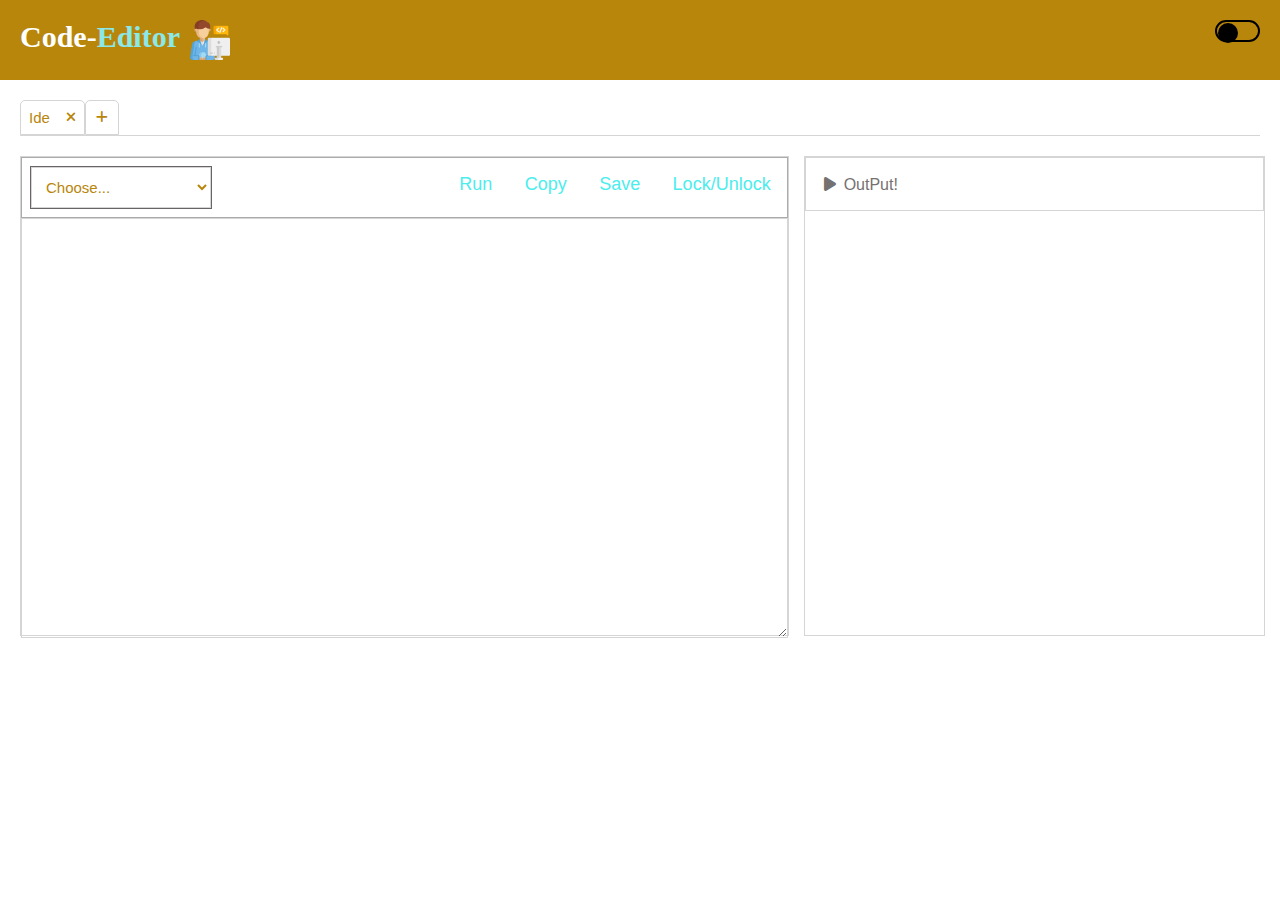
<file: index.html>
<!DOCTYPE html>
<html lang="en">
<head>
    <meta charset="UTF-8">
    <meta name="viewport" content="width=device-width, initial-scale=1.0">
    <title>Code-Editor</title>
    <link rel="stylesheet" href="style.css">
    <link rel="stylesheet" href="https://cdnjs.cloudflare.com/ajax/libs/font-awesome/6.2.1/css/all.min.css">
</head>
<body>
    <nav>
        <div class="logo">
            
            <h1>Code-<span>Editor</span>
            </h1>
            <img src="img4.png" alt="">
            <label  id="dark-change"></label>
        </div>
        

    </nav>
    <div class="ide">

        <div class="add-ide" id="addnewide">
            <p>Ide</p>
            <button><i class="fas fa-times"></i>
            </button>

        </div>
        <button onclick="addnew()">

            <i class="fas fa-add add-new"></i>
        </button>
    </div>
    <div class="container">
        <div class="editor">
            <div class="header">
                <div class="left-header">
                    <div class="language">
                        <select name="" id="">
                            <option value="0">Choose...</option>
                            <option value="1" id="addc++">C++</option>
                            <option value="2">HTML</option>
                            <option value="3">CSS</option>
                            <option value="4">Javascript</option>
                            <option value="5">PHP</option>
                            <option value="6">Java</option>
                            <option value="7">Python</option>
                        </select>
                    </div>
           
                </div>
                <div class="right-header">
                    <button >Run</button>
                   <button id="copyBtn">Copy</button>
               <button id="saveBtn">Save</button>
               <button id="lockBtn" onclick="toggleLock()">Lock/Unlock</button>
               
           
                </div>
    
            </div>

            <textarea name="" id="editor"  autocorrect="off" autocomplete="off"></textarea>
        </div>
        <div class="output">
            <div class="label-icon">

                <label><i class="fas fa-play"></i>OutPut!</label>
            </div>
            <div>

                <iframe id="output"></iframe>
            </div>
        </div>
    </div>
    <script src="script.js"></script>
    
</body>
</html>
</file>
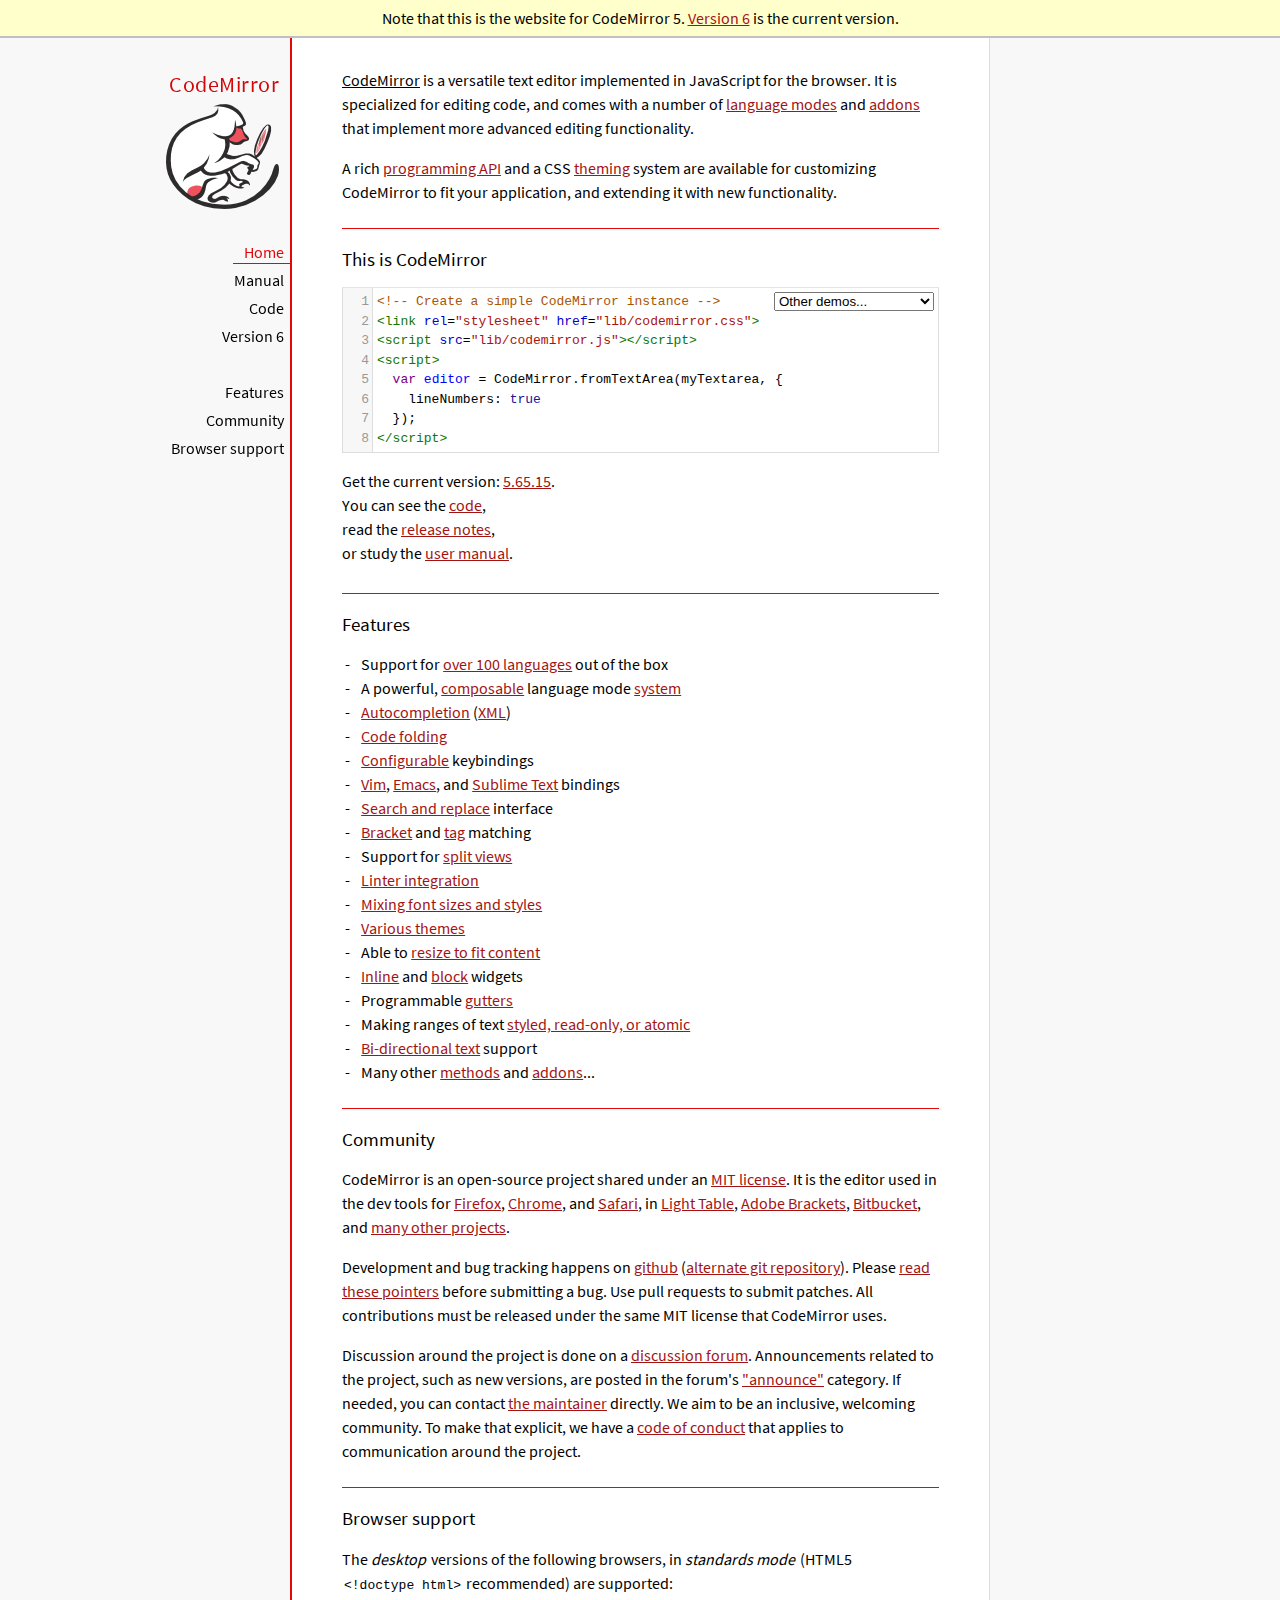
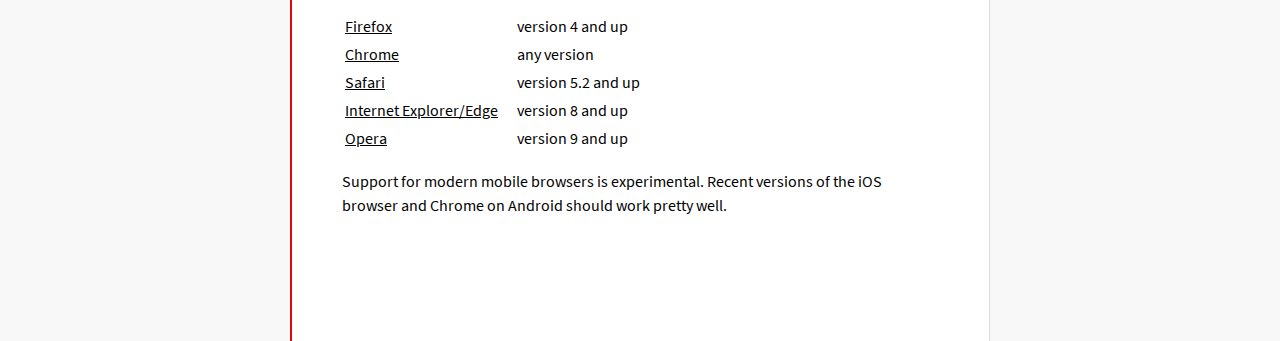
<file: codemirror-5.65.15/index.html>
<!doctype html>

<title>CodeMirror 5</title>
<meta charset="utf-8"/>

<link rel=stylesheet href="lib/codemirror.css">
<link rel=stylesheet href="doc/docs.css">
<script src="lib/codemirror.js"></script>
<script src="mode/xml/xml.js"></script>
<script src="mode/javascript/javascript.js"></script>
<script src="mode/css/css.js"></script>
<script src="mode/htmlmixed/htmlmixed.js"></script>
<script src="addon/edit/matchbrackets.js"></script>

<script src="doc/activebookmark.js"></script>

<style>
  .CodeMirror { height: auto; border: 1px solid #ddd; }
  .CodeMirror-scroll { max-height: 200px; }
  .CodeMirror pre { padding-left: 7px; line-height: 1.25; }
  .banner { background: #ffc; padding: 6px; border-bottom: 2px solid silver; text-align: center }
</style>

<div class=banner>
  Note that this is the website for CodeMirror 5. <a href="https://codemirror.net/">Version 6</a> is the current version.
</div>

<div id=nav>
  <a href="https://codemirror.net/5"><h1>CodeMirror</h1><img id=logo src="doc/logo.png"></a>

  <ul>
    <li><a class=active data-default="true" href="#description">Home</a>
    <li><a href="doc/manual.html">Manual</a>
    <li><a href="https://github.com/codemirror/codemirror5">Code</a>
    <li><a href="https://codemirror.net/">Version 6</a>
  </ul>
  <ul>
    <li><a href="#features">Features</a>
    <li><a href="#community">Community</a>
    <li><a href="#browsersupport">Browser support</a>
  </ul>
</div>

<article>

<section id=description class=first>
  <p><strong>CodeMirror</strong> is a versatile text editor
  implemented in JavaScript for the browser. It is specialized for
  editing code, and comes with a number of <a href="mode/index.html">language modes</a> and <a href="doc/manual.html#addons">addons</a>
  that implement more advanced editing functionality.</p>

  <p>A rich <a href="doc/manual.html#api">programming API</a> and a
  CSS <a href="doc/manual.html#styling">theming</a> system are
  available for customizing CodeMirror to fit your application, and
  extending it with new functionality.</p>
</section>

<section id=demo>
  <h2>This is CodeMirror</h2>
  <form style="position: relative; margin-top: .5em;"><textarea id=demotext>
<!-- Create a simple CodeMirror instance -->
<link rel="stylesheet" href="lib/codemirror.css">
<script src="lib/codemirror.js"></script>
<script>
  var editor = CodeMirror.fromTextArea(myTextarea, {
    lineNumbers: true
  });
</script></textarea>
  <select id="demolist" onchange="document.location = this.options[this.selectedIndex].value;">
    <option value="#">Other demos...</option>
    <option value="demo/complete.html">Autocompletion</option>
    <option value="demo/folding.html">Code folding</option>
    <option value="demo/theme.html">Themes</option>
    <option value="mode/htmlmixed/index.html">Mixed language modes</option>
    <option value="demo/bidi.html">Bi-directional text</option>
    <option value="demo/variableheight.html">Variable font sizes</option>
    <option value="demo/search.html">Search interface</option>
    <option value="demo/vim.html">Vim bindings</option>
    <option value="demo/emacs.html">Emacs bindings</option>
    <option value="demo/sublime.html">Sublime Text bindings</option>
    <option value="demo/tern.html">Tern integration</option>
    <option value="demo/merge.html">Merge/diff interface</option>
    <option value="demo/fullscreen.html">Full-screen editor</option>
    <option value="demo/simplescrollbars.html">Custom scrollbars</option>
  </select></form>
  <script>
    var editor = CodeMirror.fromTextArea(document.getElementById("demotext"), {
      lineNumbers: true,
      mode: "text/html",
      matchBrackets: true
    });
  </script>

  <div class=actions>
    Get the current version: <a href="https://codemirror.net/5/codemirror.zip">5.65.15</a>.<br>
    You can see the <a href="https://github.com/codemirror/codemirror5" title="GitHub repository">code</a>,<br>
    read the <a href="doc/releases.html">release notes</a>,<br>
    or study the <a href="doc/manual.html">user manual</a>.
  </div>

</section>

<section id=features>
  <h2>Features</h2>
  <ul>
    <li>Support for <a href="mode/index.html">over 100 languages</a> out of the box
    <li>A powerful, <a href="mode/htmlmixed/index.html">composable</a> language mode <a href="doc/manual.html#modeapi">system</a>
    <li><a href="doc/manual.html#addon_show-hint">Autocompletion</a> (<a href="demo/xmlcomplete.html">XML</a>)
    <li><a href="doc/manual.html#addon_foldcode">Code folding</a>
    <li><a href="doc/manual.html#option_extraKeys">Configurable</a> keybindings
    <li><a href="demo/vim.html">Vim</a>, <a href="demo/emacs.html">Emacs</a>, and <a href="demo/sublime.html">Sublime Text</a> bindings
    <li><a href="doc/manual.html#addon_search">Search and replace</a> interface
    <li><a href="doc/manual.html#addon_matchbrackets">Bracket</a> and <a href="doc/manual.html#addon_matchtags">tag</a> matching
    <li>Support for <a href="demo/buffers.html">split views</a>
    <li><a href="doc/manual.html#addon_lint">Linter integration</a>
    <li><a href="demo/variableheight.html">Mixing font sizes and styles</a>
    <li><a href="demo/theme.html">Various themes</a>
    <li>Able to <a href="demo/resize.html">resize to fit content</a>
    <li><a href="doc/manual.html#mark_replacedWith">Inline</a> and <a href="doc/manual.html#addLineWidget">block</a> widgets
    <li>Programmable <a href="demo/marker.html">gutters</a>
    <li>Making ranges of text <a href="doc/manual.html#markText">styled, read-only, or atomic</a>
    <li><a href="demo/bidi.html">Bi-directional text</a> support
    <li>Many other <a href="doc/manual.html#api">methods</a> and <a href="doc/manual.html#addons">addons</a>...
  </ul>
</section>

<section id=community>
  <h2>Community</h2>

  <p>CodeMirror is an open-source project shared under
  an <a href="LICENSE">MIT license</a>. It is the editor used in the
  dev tools for
  <a href="https://hacks.mozilla.org/2013/11/firefox-developer-tools-episode-27-edit-as-html-codemirror-more/">Firefox</a>,
  <a href="https://developers.google.com/chrome-developer-tools/">Chrome</a>,
  and <a href="https://developer.apple.com/safari/tools/">Safari</a>, in <a href="http://www.lighttable.com/">Light
  Table</a>, <a href="http://brackets.io/">Adobe
  Brackets</a>, <a href="http://blog.bitbucket.org/2013/05/14/edit-your-code-in-the-cloud-with-bitbucket/">Bitbucket</a>,
  and <a href="doc/realworld.html">many other projects</a>.</p>

  <p>Development and bug tracking happens
  on <a href="https://github.com/codemirror/CodeMirror/">github</a>
  (<a href="http://marijnhaverbeke.nl/git/codemirror">alternate git
  repository</a>).
  Please <a href="https://codemirror.net/5/doc/reporting.html">read these
  pointers</a> before submitting a bug. Use pull requests to submit
  patches. All contributions must be released under the same MIT
  license that CodeMirror uses.</p>

  <p>Discussion around the project is done on
  a <a href="https://discuss.codemirror.net">discussion forum</a>.
  Announcements related to the project, such as new versions, are
  posted in the
  forum's <a href="https://discuss.codemirror.net/c/announce">"announce"</a>
  category. If needed, you can
  contact <a href="mailto:marijn@haverbeke.berlin">the maintainer</a>
  directly. We aim to be an inclusive, welcoming community. To make
  that explicit, we have
  a <a href="http://contributor-covenant.org/version/1/1/0/">code of
  conduct</a> that applies to communication around the project.</p>
</section>

<section id=browsersupport>
  <h2>Browser support</h2>
  <p>The <em>desktop</em> versions of the following browsers,
  in <em>standards mode</em> (HTML5 <code>&lt;!doctype html></code>
  recommended) are supported:</p>
  <table style="margin-bottom: 1em">
    <tr><th>Firefox</th><td>version 4 and up</td></tr>
    <tr><th>Chrome</th><td>any version</td></tr>
    <tr><th>Safari</th><td>version 5.2 and up</td></tr>
    <tr><th style="padding-right: 1em;">Internet Explorer/Edge</th><td>version 8 and up</td></tr>
    <tr><th>Opera</th><td>version 9 and up</td></tr>
  </table>
  <p>Support for modern mobile browsers is experimental. Recent
  versions of the iOS browser and Chrome on Android should work
  pretty well.</p>
</section>

</article>
</file>
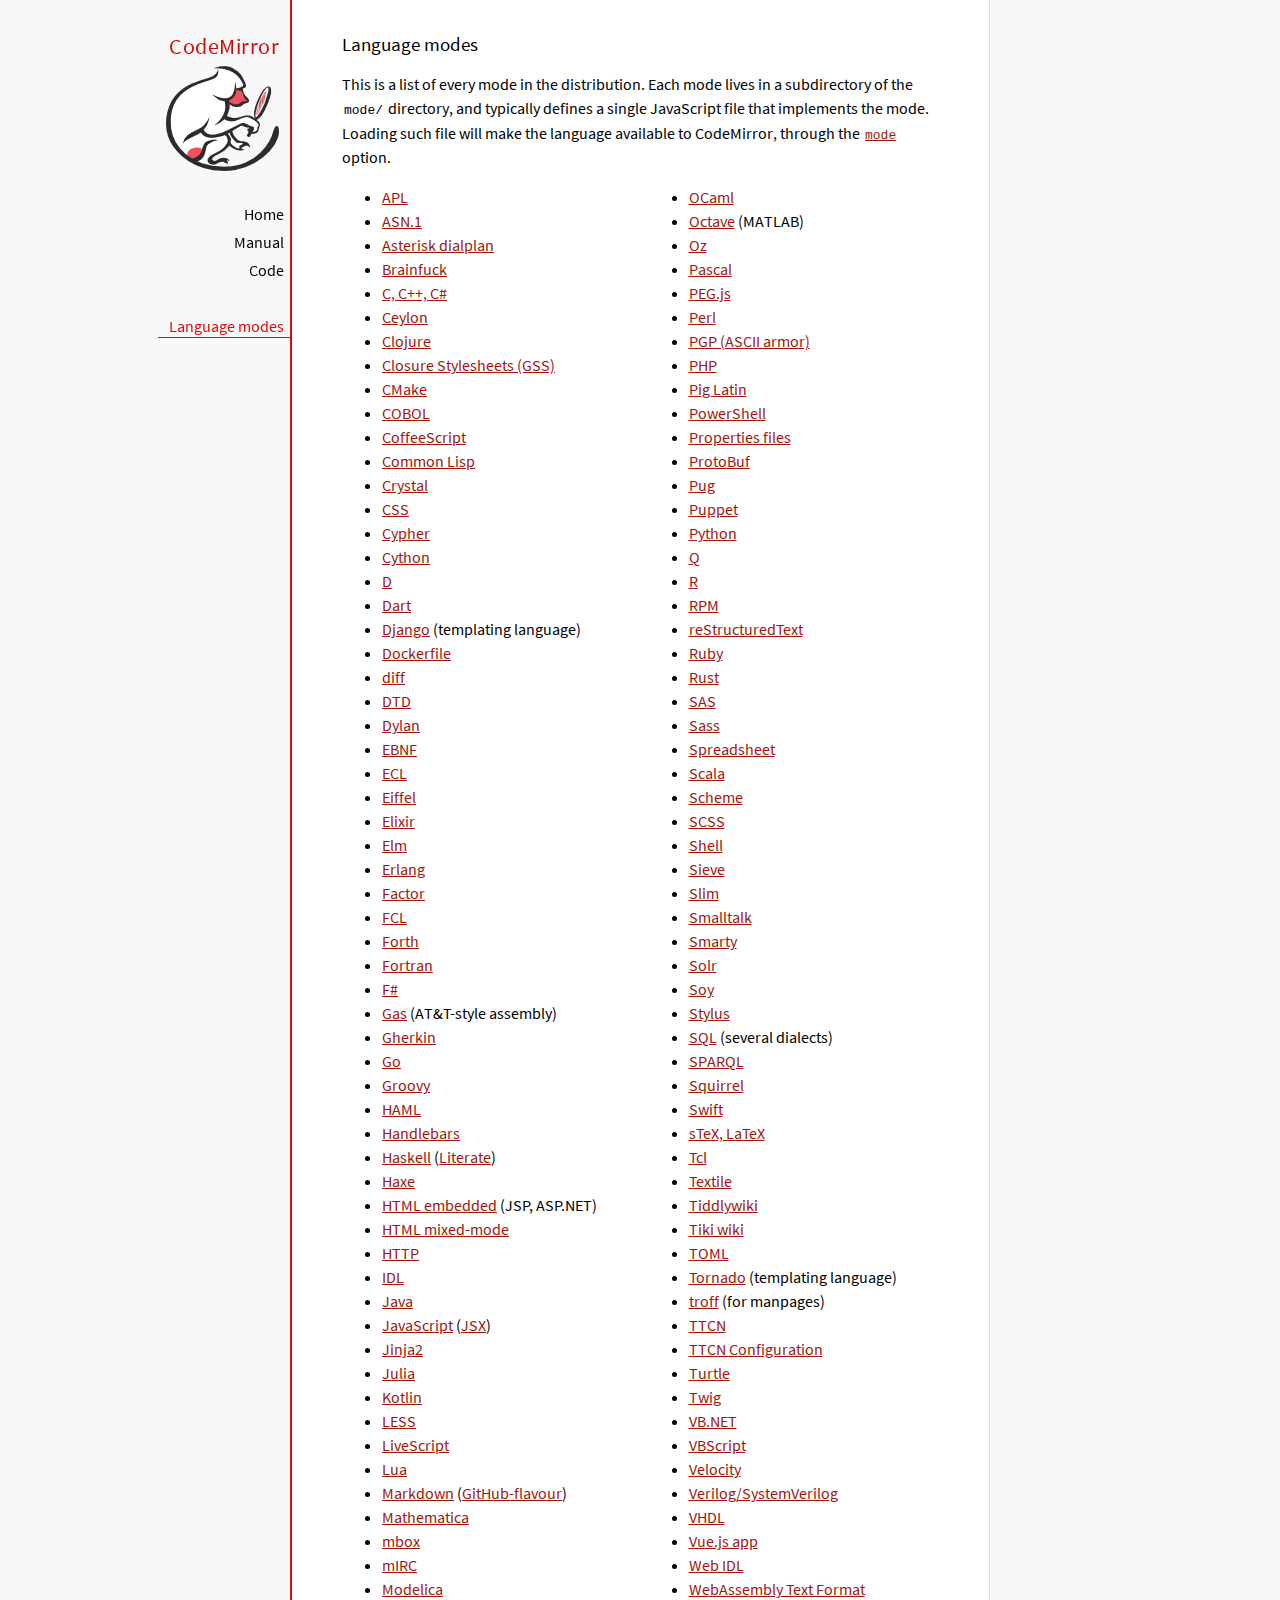
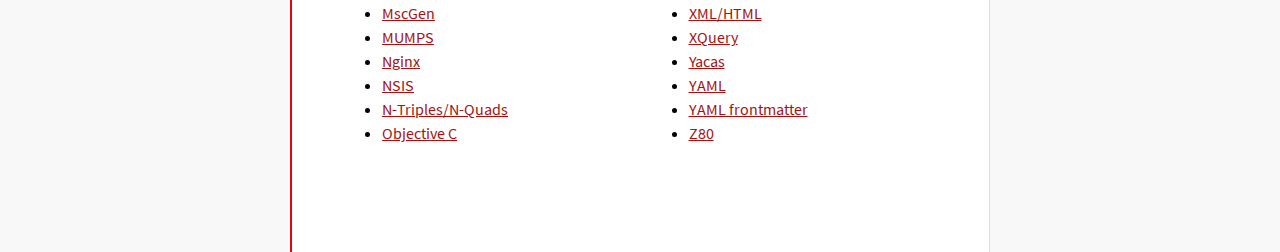
<file: codemirror-5.65.15/mode/index.html>
<!doctype html>

<title>CodeMirror: Language Modes</title>
<meta charset="utf-8"/>
<link rel=stylesheet href="../doc/docs.css">

<div id=nav>
  <a href="https://codemirror.net/5"><h1>CodeMirror</h1><img id=logo src="../doc/logo.png"></a>

  <ul>
    <li><a href="../index.html">Home</a>
    <li><a href="../doc/manual.html">Manual</a>
    <li><a href="https://github.com/codemirror/codemirror5">Code</a>
  </ul>
  <ul>
    <li><a class=active href="#">Language modes</a>
  </ul>
</div>

<article>

  <h2>Language modes</h2>

  <p>This is a list of every mode in the distribution. Each mode lives
in a subdirectory of the <code>mode/</code> directory, and typically
defines a single JavaScript file that implements the mode. Loading
such file will make the language available to CodeMirror, through
the <a href="../doc/manual.html#option_mode"><code>mode</code></a>
option.</p>

  <div style="-webkit-columns: 100px 2; -moz-columns: 100px 2; columns: 100px 2;">
    <ul style="margin-top: 0">
      <li><a href="apl/index.html">APL</a></li>
      <li><a href="asn.1/index.html">ASN.1</a></li>
      <li><a href="asterisk/index.html">Asterisk dialplan</a></li>
      <li><a href="brainfuck/index.html">Brainfuck</a></li>
      <li><a href="clike/index.html">C, C++, C#</a></li>
      <li><a href="clike/index.html">Ceylon</a></li>
      <li><a href="clojure/index.html">Clojure</a></li>
      <li><a href="css/gss.html">Closure Stylesheets (GSS)</a></li>
      <li><a href="cmake/index.html">CMake</a></li>
      <li><a href="cobol/index.html">COBOL</a></li>
      <li><a href="coffeescript/index.html">CoffeeScript</a></li>
      <li><a href="commonlisp/index.html">Common Lisp</a></li>
      <li><a href="crystal/index.html">Crystal</a></li>
      <li><a href="css/index.html">CSS</a></li>
      <li><a href="cypher/index.html">Cypher</a></li>
      <li><a href="python/index.html">Cython</a></li>
      <li><a href="d/index.html">D</a></li>
      <li><a href="dart/index.html">Dart</a></li>
      <li><a href="django/index.html">Django</a> (templating language)</li>
      <li><a href="dockerfile/index.html">Dockerfile</a></li>
      <li><a href="diff/index.html">diff</a></li>
      <li><a href="dtd/index.html">DTD</a></li>
      <li><a href="dylan/index.html">Dylan</a></li>
      <li><a href="ebnf/index.html">EBNF</a></li>
      <li><a href="ecl/index.html">ECL</a></li>
      <li><a href="eiffel/index.html">Eiffel</a></li>
      <li><a href="https://github.com/optick/codemirror-mode-elixir">Elixir</a></li>
      <li><a href="elm/index.html">Elm</a></li>
      <li><a href="erlang/index.html">Erlang</a></li>
      <li><a href="factor/index.html">Factor</a></li>
      <li><a href="fcl/index.html">FCL</a></li>
      <li><a href="forth/index.html">Forth</a></li>
      <li><a href="fortran/index.html">Fortran</a></li>
      <li><a href="mllike/index.html">F#</a></li>
      <li><a href="gas/index.html">Gas</a> (AT&amp;T-style assembly)</li>
      <li><a href="gherkin/index.html">Gherkin</a></li>
      <li><a href="go/index.html">Go</a></li>
      <li><a href="groovy/index.html">Groovy</a></li>
      <li><a href="haml/index.html">HAML</a></li>
      <li><a href="handlebars/index.html">Handlebars</a></li>
      <li><a href="haskell/index.html">Haskell</a> (<a href="haskell-literate/index.html">Literate</a>)</li>
      <li><a href="haxe/index.html">Haxe</a></li>
      <li><a href="htmlembedded/index.html">HTML embedded</a> (JSP, ASP.NET)</li>
      <li><a href="htmlmixed/index.html">HTML mixed-mode</a></li>
      <li><a href="http/index.html">HTTP</a></li>
      <li><a href="idl/index.html">IDL</a></li>
      <li><a href="clike/index.html">Java</a></li>
      <li><a href="javascript/index.html">JavaScript</a> (<a href="jsx/index.html">JSX</a>)</li>
      <li><a href="jinja2/index.html">Jinja2</a></li>
      <li><a href="julia/index.html">Julia</a></li>
      <li><a href="clike/index.html">Kotlin</a></li>
      <li><a href="css/less.html">LESS</a></li>
      <li><a href="livescript/index.html">LiveScript</a></li>
      <li><a href="lua/index.html">Lua</a></li>
      <li><a href="markdown/index.html">Markdown</a> (<a href="gfm/index.html">GitHub-flavour</a>)</li>
      <li><a href="mathematica/index.html">Mathematica</a></li>
      <li><a href="mbox/index.html">mbox</a></li>
      <li><a href="mirc/index.html">mIRC</a></li>
      <li><a href="modelica/index.html">Modelica</a></li>
      <li><a href="mscgen/index.html">MscGen</a></li>
      <li><a href="mumps/index.html">MUMPS</a></li>
      <li><a href="nginx/index.html">Nginx</a></li>
      <li><a href="nsis/index.html">NSIS</a></li>
      <li><a href="ntriples/index.html">N-Triples/N-Quads</a></li>
      <li><a href="clike/index.html">Objective C</a></li>
      <li><a href="mllike/index.html">OCaml</a></li>
      <li><a href="octave/index.html">Octave</a> (MATLAB)</li>
      <li><a href="oz/index.html">Oz</a></li>
      <li><a href="pascal/index.html">Pascal</a></li>
      <li><a href="pegjs/index.html">PEG.js</a></li>
      <li><a href="perl/index.html">Perl</a></li>
      <li><a href="asciiarmor/index.html">PGP (ASCII armor)</a></li>
      <li><a href="php/index.html">PHP</a></li>
      <li><a href="pig/index.html">Pig Latin</a></li>
      <li><a href="powershell/index.html">PowerShell</a></li>
      <li><a href="properties/index.html">Properties files</a></li>
      <li><a href="protobuf/index.html">ProtoBuf</a></li>
      <li><a href="pug/index.html">Pug</a></li>
      <li><a href="puppet/index.html">Puppet</a></li>
      <li><a href="python/index.html">Python</a></li>
      <li><a href="q/index.html">Q</a></li>
      <li><a href="r/index.html">R</a></li>
      <li><a href="rpm/index.html">RPM</a></li>
      <li><a href="rst/index.html">reStructuredText</a></li>
      <li><a href="ruby/index.html">Ruby</a></li>
      <li><a href="rust/index.html">Rust</a></li>
      <li><a href="sas/index.html">SAS</a></li>
      <li><a href="sass/index.html">Sass</a></li>
      <li><a href="spreadsheet/index.html">Spreadsheet</a></li>
      <li><a href="clike/scala.html">Scala</a></li>
      <li><a href="scheme/index.html">Scheme</a></li>
      <li><a href="css/scss.html">SCSS</a></li>
      <li><a href="shell/index.html">Shell</a></li>
      <li><a href="sieve/index.html">Sieve</a></li>
      <li><a href="slim/index.html">Slim</a></li>
      <li><a href="smalltalk/index.html">Smalltalk</a></li>
      <li><a href="smarty/index.html">Smarty</a></li>
      <li><a href="solr/index.html">Solr</a></li>
      <li><a href="soy/index.html">Soy</a></li>
      <li><a href="stylus/index.html">Stylus</a></li>
      <li><a href="sql/index.html">SQL</a> (several dialects)</li>
      <li><a href="sparql/index.html">SPARQL</a></li>
      <li><a href="clike/index.html">Squirrel</a></li>
      <li><a href="swift/index.html">Swift</a></li>
      <li><a href="stex/index.html">sTeX, LaTeX</a></li>
      <li><a href="tcl/index.html">Tcl</a></li>
      <li><a href="textile/index.html">Textile</a></li>
      <li><a href="tiddlywiki/index.html">Tiddlywiki</a></li>
      <li><a href="tiki/index.html">Tiki wiki</a></li>
      <li><a href="toml/index.html">TOML</a></li>
      <li><a href="tornado/index.html">Tornado</a> (templating language)</li>
      <li><a href="troff/index.html">troff</a> (for manpages)</li>
      <li><a href="ttcn/index.html">TTCN</a></li>
      <li><a href="ttcn-cfg/index.html">TTCN Configuration</a></li>
      <li><a href="turtle/index.html">Turtle</a></li>
      <li><a href="twig/index.html">Twig</a></li>
      <li><a href="vb/index.html">VB.NET</a></li>
      <li><a href="vbscript/index.html">VBScript</a></li>
      <li><a href="velocity/index.html">Velocity</a></li>
      <li><a href="verilog/index.html">Verilog/SystemVerilog</a></li>
      <li><a href="vhdl/index.html">VHDL</a></li>
      <li><a href="vue/index.html">Vue.js app</a></li>
      <li><a href="webidl/index.html">Web IDL</a></li>
      <li><a href="wast/index.html">WebAssembly Text Format</a></li>
      <li><a href="xml/index.html">XML/HTML</a></li>
      <li><a href="xquery/index.html">XQuery</a></li>
      <li><a href="yacas/index.html">Yacas</a></li>
      <li><a href="yaml/index.html">YAML</a></li>
      <li><a href="yaml-frontmatter/index.html">YAML frontmatter</a></li>
      <li><a href="z80/index.html">Z80</a></li>
    </ul>
  </div>

</article>
</file>
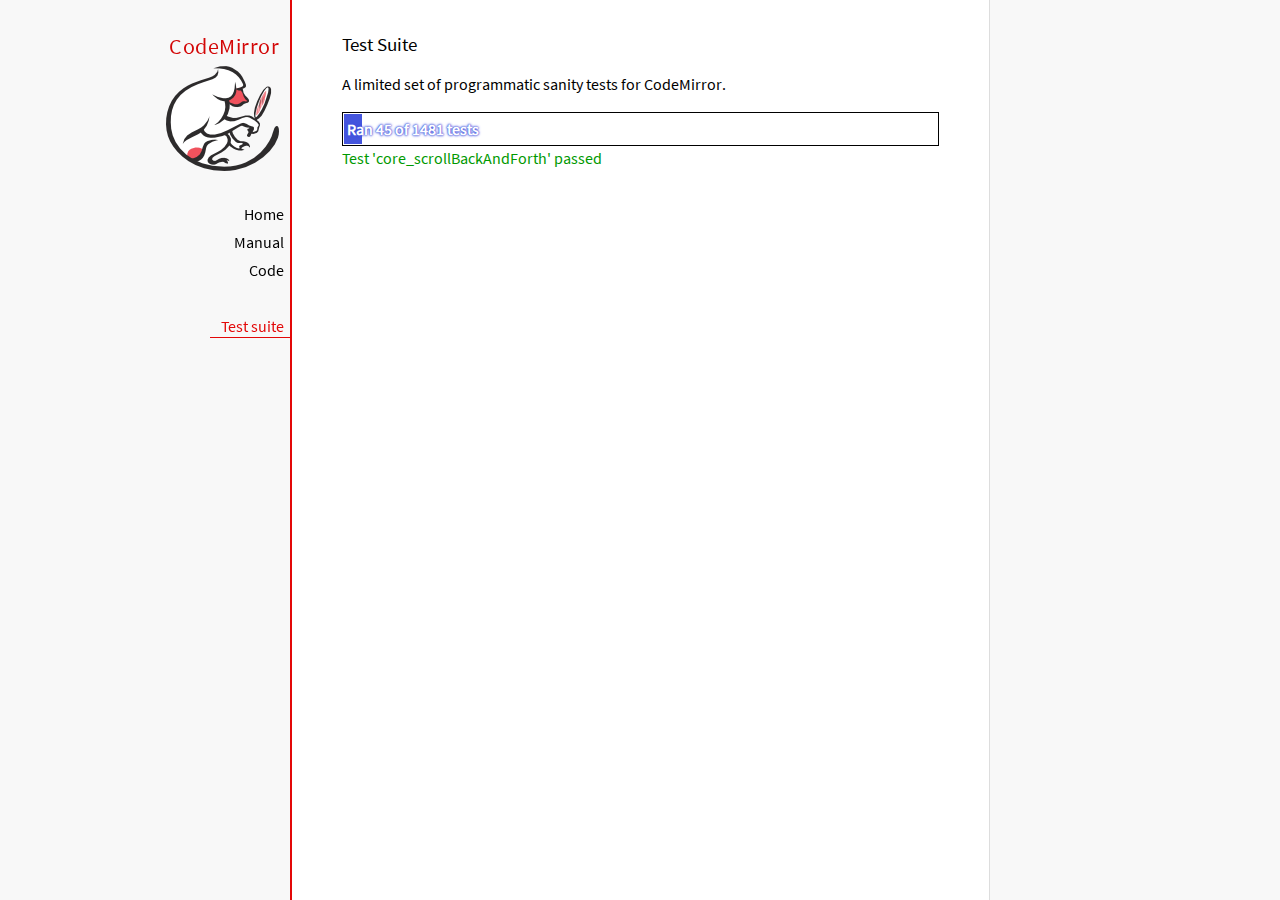
<file: codemirror-5.65.15/test/index.html>
<!doctype html>

<meta charset="utf-8"/>
<title>CodeMirror: Test Suite</title>
<link rel=stylesheet href="../doc/docs.css">

<link rel="stylesheet" href="../lib/codemirror.css">
<link rel="stylesheet" href="mode_test.css">
<script>
  var errored = []
  window.onerror = function(e) { errored.push(e) }
</script>
<script src="../doc/activebookmark.js"></script>
<script src="../lib/codemirror.js"></script>
<script src="../mode/meta.js"></script>
<script src="../addon/mode/overlay.js"></script>
<script src="../addon/mode/multiplex.js"></script>
<script src="../addon/search/searchcursor.js"></script>
<script src="../addon/dialog/dialog.js"></script>
<script src="../addon/edit/matchbrackets.js"></script>
<script src="../addon/hint/sql-hint.js"></script>
<script src="../addon/hint/xml-hint.js"></script>
<script src="../addon/hint/html-hint.js"></script>
<script src="../addon/comment/comment.js"></script>
<script src="../addon/mode/simple.js"></script>
<script src="../mode/css/css.js"></script>
<script src="../mode/clike/clike.js"></script>
<!-- clike must be after css or vim and sublime tests will fail -->
<script src="../mode/clojure/clojure.js"></script>
<script src="../mode/cypher/cypher.js"></script>
<script src="../mode/d/d.js"></script>
<script src="../mode/dockerfile/dockerfile.js"></script>
<script src="../mode/gfm/gfm.js"></script>
<script src="../mode/haml/haml.js"></script>
<script src="../mode/htmlmixed/htmlmixed.js"></script>
<script src="../mode/javascript/javascript.js"></script>
<script src="../mode/jsx/jsx.js"></script>
<script src="../mode/markdown/markdown.js"></script>
<script src="../mode/php/php.js"></script>
<script src="../mode/python/python.js"></script>
<script src="../mode/powershell/powershell.js"></script>
<script src="../mode/ruby/ruby.js"></script>
<script src="../mode/sass/sass.js"></script>
<script src="../mode/shell/shell.js"></script>
<script src="../mode/slim/slim.js"></script>
<script src="../mode/soy/soy.js"></script>
<script src="../mode/sql/sql.js"></script>
<script src="../mode/stex/stex.js"></script>
<script src="../mode/swift/swift.js"></script>
<script src="../mode/textile/textile.js"></script>
<script src="../mode/verilog/verilog.js"></script>
<script src="../mode/xml/xml.js"></script>
<script src="../mode/xquery/xquery.js"></script>
<script src="../keymap/emacs.js"></script>
<script src="../keymap/sublime.js"></script>
<script src="../keymap/vim.js"></script>
<script src="../mode/rust/rust.js"></script>
<script src="../mode/mscgen/mscgen.js"></script>
<script src="../mode/dylan/dylan.js"></script>
<script src="../mode/wast/wast.js"></script>

<style>
  .ok { color: #090; }
  .fail { color: #e00; }
  .error { color: #c90; }
  .done { font-weight: bold; }
  #progress {
  background: #45d;
  color: white;
  text-shadow: 0 0 1px #45d, 0 0 2px #45d, 0 0 3px #45d;
  font-weight: bold;
  white-space: pre;
  }
  #testground {
  visibility: hidden;
  }
  #testground.offscreen {
  visibility: visible;
  position: absolute;
  left: -10000px;
  top: -10000px;
  }
  .CodeMirror { border: 1px solid black; }
</style>

<div id=nav>
  <a href="https://codemirror.net/5"><h1>CodeMirror</h1><img id=logo src="../doc/logo.png"></a>

  <ul>
    <li><a href="../index.html">Home</a>
    <li><a href="../doc/manual.html">Manual</a>
    <li><a href="https://github.com/codemirror/codemirror5">Code</a>
  </ul>
  <ul>
    <li><a class=active href="#">Test suite</a>
  </ul>
</div>

<article>
  <h2>Test Suite</h2>

    <p>A limited set of programmatic sanity tests for CodeMirror.</p>

    <div style="border: 1px solid black; padding: 1px; max-width: 700px;">
      <div style="width: 0px;" id=progress><div style="padding: 3px;">Ran <span id="progress_ran">0</span><span id="progress_total"> of 0</span> tests</div></div>
    </div>
    <p id=status>Please enable JavaScript...</p>
    <div id=output></div>

    <div id=testground></div>

    <script src="driver.js"></script>
    <script src="test.js"></script>
    <script src="doc_test.js"></script>
    <script src="multi_test.js"></script>
    <script src="contenteditable_test.js"></script>
    <script src="scroll_test.js"></script>
    <script src="comment_test.js"></script>
    <script src="search_test.js"></script>
    <script src="mode_test.js"></script>

    <script src="../mode/clike/test.js"></script>
    <script src="../mode/clojure/test.js"></script>
    <script src="../mode/css/test.js"></script>
    <script src="../mode/css/gss_test.js"></script>
    <script src="../mode/css/scss_test.js"></script>
    <script src="../mode/css/less_test.js"></script>
    <script src="../mode/cypher/test.js"></script>
    <script src="../mode/d/test.js"></script>
    <script src="../mode/dockerfile/test.js"></script>
    <script src="../mode/gfm/test.js"></script>
    <script src="../mode/haml/test.js"></script>
    <script src="../mode/javascript/test.js"></script>
    <script src="../mode/jsx/test.js"></script>
    <script src="../mode/markdown/test.js"></script>
    <script src="../mode/php/test.js"></script>
    <script src="../mode/powershell/test.js"></script>
    <script src="../mode/ruby/test.js"></script>
    <script src="../mode/sass/test.js"></script>
    <script src="../mode/shell/test.js"></script>
    <script src="../mode/slim/test.js"></script>
    <script src="../mode/soy/test.js"></script>
    <script src="../mode/stex/test.js"></script>
    <script src="../mode/swift/test.js"></script>
    <script src="../mode/textile/test.js"></script>
    <script src="../mode/verilog/test.js"></script>
    <script src="../mode/xml/test.js"></script>
    <script src="../mode/xquery/test.js"></script>
    <script src="../mode/python/test.js"></script>
    <script src="../mode/rust/test.js"></script>
    <script src="../mode/wast/test.js"></script>
    <script src="../mode/mscgen/mscgen_test.js"></script>
    <script src="../mode/mscgen/xu_test.js"></script>
    <script src="../mode/mscgen/msgenny_test.js"></script>
    <script src="../mode/dylan/test.js"></script>
    <script src="../addon/mode/multiplex_test.js"></script>
    <script src="../addon/fold/foldcode.js"></script>
    <script src="../addon/fold/brace-fold.js"></script>
    <script src="../addon/fold/xml-fold.js"></script>
    <script src="../addon/scroll/annotatescrollbar.js"></script>

    <script src="emacs_test.js"></script>
    <script src="sql-hint-test.js"></script>
    <script src="sublime_test.js"></script>
    <script src="html-hint-test.js"></script>
    <script src="annotatescrollbar.js"></script>
    <script>
      window.onload = runHarness;
      CodeMirror.on(window, 'hashchange', runHarness);

      function esc(str) {
        return str.replace(/[<&]/, function(ch) { return ch == "<" ? "&lt;" : "&amp;"; });
      }

      var output = document.getElementById("output"),
          progress = document.getElementById("progress"),
          progressRan = document.getElementById("progress_ran").childNodes[0],
          progressTotal = document.getElementById("progress_total").childNodes[0];
      var count = 0,
          failed = 0,
          skipped = 0,
          bad = "",
          running = false, // Flag that states tests are running
          quit = false, // Flag to quit tests ASAP
          verbose = false, // Adds message for *every* test to output
          done = false

      function runHarness(){
        if (running) {
          quit = true;
          setStatus("Restarting tests...", '', true);
          setTimeout(function(){ runHarness(); }, 500);
          return;
        }
        filters = [];
        verbose = false;
        if (window.location.hash.substr(1)){
          var strings = window.location.hash.substr(1).split(",");
          while (strings.length) {
            var s = strings.shift();
            if (s === "verbose")
              verbose = true;
            else
              filters.push(parseTestFilter(decodeURIComponent(s)));
          }
        }
        quit = false;
        running = true;
        setStatus("Loading tests...");
        count = 0;
        failed = 0;
        done = false;
        skipped = 0;
        bad = "";
        totalTests = countTests();
        progressTotal.nodeValue = " of " + totalTests;
        progressRan.nodeValue = count;
        output.innerHTML = '';
        document.getElementById("testground").innerHTML = "<form>" +
          "<textarea id=\"code\" name=\"code\"></textarea>" +
          "<input type=submit value=ok name=submit>" +
          "</form>";
        runTests(displayTest);
      }

      function setStatus(message, className, force){
        if (quit && !force) return;
        if (!message) throw("must provide message");
        var status = document.getElementById("status").childNodes[0];
        status.nodeValue = message;
        status.parentNode.className = className;
      }
      function addOutput(name, className, code){
        var newOutput = document.createElement("dl");
        var newTitle = document.createElement("dt");
        newTitle.className = className;
        newTitle.appendChild(document.createTextNode(name));
        newOutput.appendChild(newTitle);
        var newMessage = document.createElement("dd");
        newMessage.innerHTML = code;
        newOutput.appendChild(newTitle);
        newOutput.appendChild(newMessage);
        output.appendChild(newOutput);
      }
      function displayTest(type, name, customMessage) {
        var message = "???";
        if (type != "done" && type != "skipped") ++count;
        progress.style.width = (count * (progress.parentNode.clientWidth - 2) / (totalTests || 1)) + "px";
        progressRan.nodeValue = count;
        if (type == "ok") {
          message = "Test '" + name + "' passed";
          if (!verbose) customMessage = false;
        } else if (type == "skipped") {
          message = "Test '" + name + "' skipped";
          ++skipped;
          if (!verbose) customMessage = false;
        } else if (type == "expected") {
          message = "Test '" + name + "' failed as expected";
          if (!verbose) customMessage = false;
        } else if (type == "error" || type == "fail") {
          ++failed;
          message = "Test '" + name + "' failed";
        } else if (type == "done") {
          if (failed) {
            type += " fail";
            message = failed + " failure" + (failed > 1 ? "s" : "");
          } else if (count < totalTests) {
            failed = totalTests - count;
            type += " fail";
            message = failed + " failure" + (failed > 1 ? "s" : "");
          } else {
            type += " ok";
            message = "All passed"
            if (skipped) {
              message += " (" + skipped + " skipped)";
            }
          }
          done = true
          progressTotal.nodeValue = '';
          customMessage = true; // Hack to avoid adding to output
        }
        if (verbose && !customMessage)  customMessage = message;
        setStatus(message, type);
        if (customMessage && customMessage.length > 0) {
          addOutput(name, type, customMessage);
        }
      }
    </script>

</article>
</file>
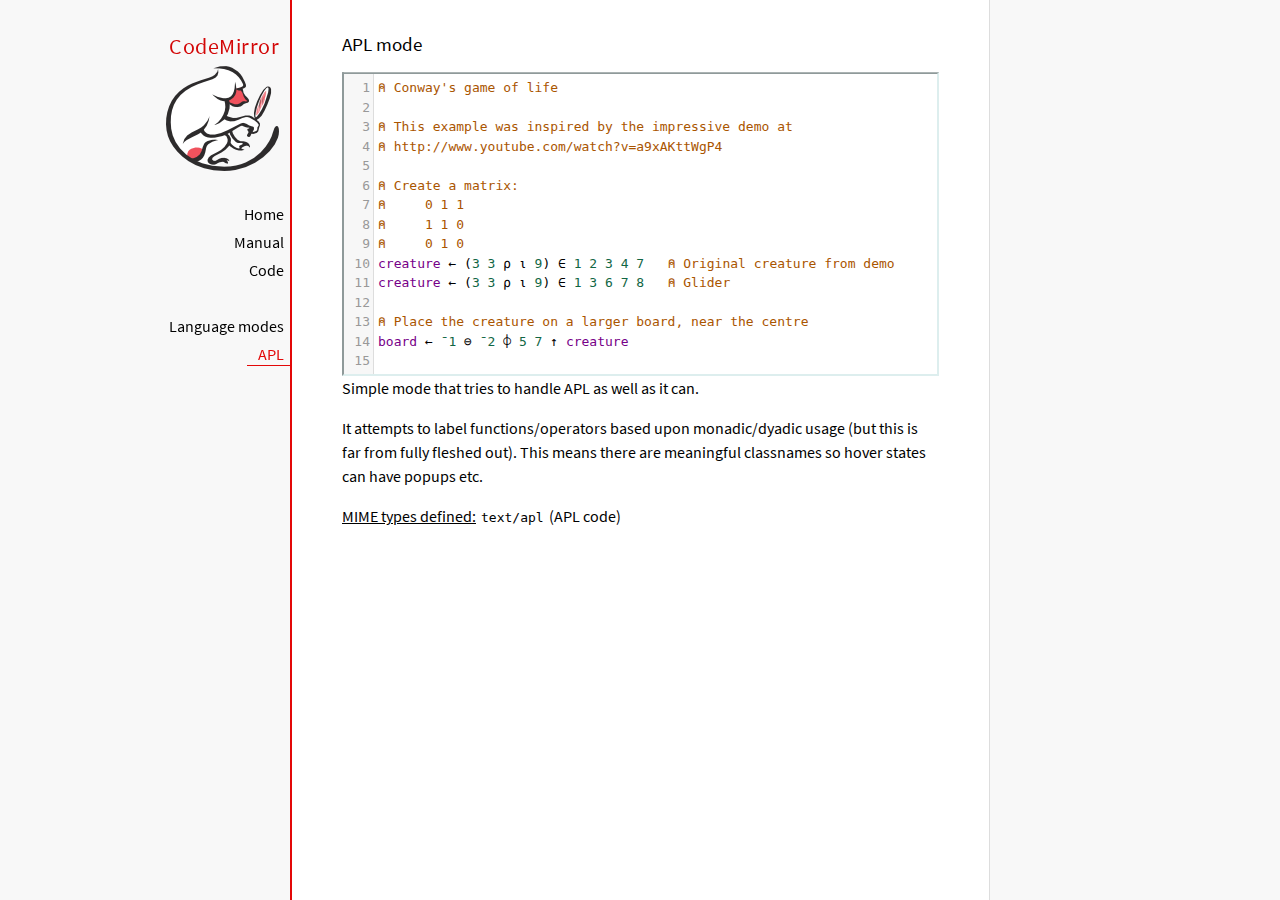
<file: codemirror-5.65.15/mode/apl/index.html>
<!doctype html>

<title>CodeMirror: APL mode</title>
<meta charset="utf-8"/>
<link rel=stylesheet href="../../doc/docs.css">

<link rel="stylesheet" href="../../lib/codemirror.css">
<script src="../../lib/codemirror.js"></script>
<script src="../../addon/edit/matchbrackets.js"></script>
<script src="./apl.js"></script>
<style>
	.CodeMirror { border: 2px inset #dee; }
    </style>
<div id=nav>
  <a href="https://codemirror.net/5"><h1>CodeMirror</h1><img id=logo src="../../doc/logo.png" alt=""></a>

  <ul>
    <li><a href="../../index.html">Home</a>
    <li><a href="../../doc/manual.html">Manual</a>
    <li><a href="https://github.com/codemirror/codemirror5">Code</a>
  </ul>
  <ul>
    <li><a href="../index.html">Language modes</a>
    <li><a class=active href="#">APL</a>
  </ul>
</div>

<article>
<h2>APL mode</h2>
<form><textarea id="code" name="code">
⍝ Conway's game of life

⍝ This example was inspired by the impressive demo at
⍝ http://www.youtube.com/watch?v=a9xAKttWgP4

⍝ Create a matrix:
⍝     0 1 1
⍝     1 1 0
⍝     0 1 0
creature ← (3 3 ⍴ ⍳ 9) ∈ 1 2 3 4 7   ⍝ Original creature from demo
creature ← (3 3 ⍴ ⍳ 9) ∈ 1 3 6 7 8   ⍝ Glider

⍝ Place the creature on a larger board, near the centre
board ← ¯1 ⊖ ¯2 ⌽ 5 7 ↑ creature

⍝ A function to move from one generation to the next
life ← {∨/ 1 ⍵ ∧ 3 4 = ⊂+/ +⌿ 1 0 ¯1 ∘.⊖ 1 0 ¯1 ⌽¨ ⊂⍵}

⍝ Compute n-th generation and format it as a
⍝ character matrix
gen ← {' #'[(life ⍣ ⍵) board]}

⍝ Show first three generations
(gen 1) (gen 2) (gen 3)
</textarea></form>

    <script>
      var editor = CodeMirror.fromTextArea(document.getElementById("code"), {
        lineNumbers: true,
        matchBrackets: true,
        mode: "text/apl"
      });
    </script>

    <p>Simple mode that tries to handle APL as well as it can.</p>
    <p>It attempts to label functions/operators based upon
    monadic/dyadic usage (but this is far from fully fleshed out).
    This means there are meaningful classnames so hover states can
    have popups etc.</p>

    <p><strong>MIME types defined:</strong> <code>text/apl</code> (APL code)</p>
  </article>
</file>
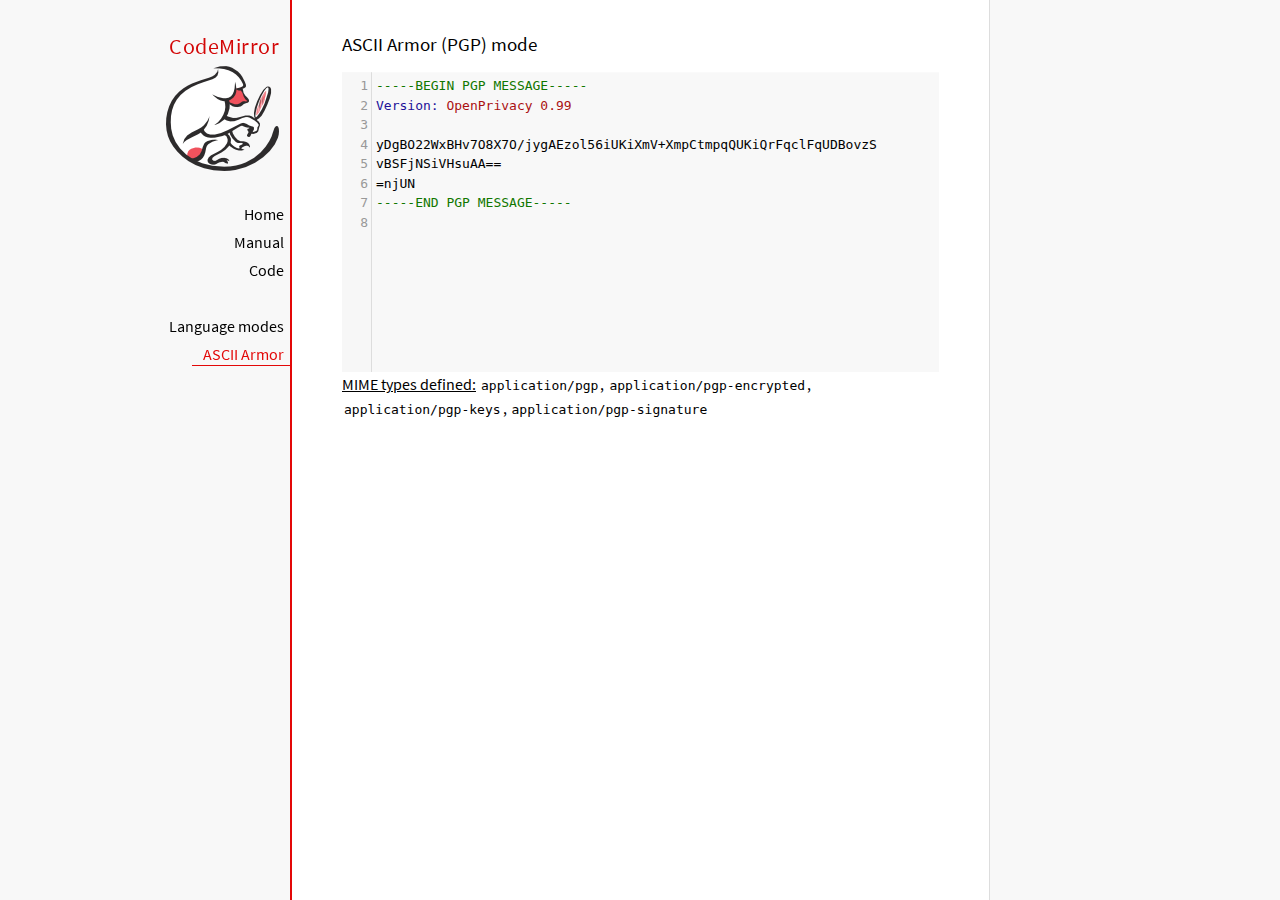
<file: codemirror-5.65.15/mode/asciiarmor/index.html>
<!doctype html>

<title>CodeMirror: ASCII Armor (PGP) mode</title>
<meta charset="utf-8"/>
<link rel=stylesheet href="../../doc/docs.css">

<link rel="stylesheet" href="../../lib/codemirror.css">
<script src="../../lib/codemirror.js"></script>
<script src="asciiarmor.js"></script>
<style>.CodeMirror {background: #f8f8f8;}</style>
<div id=nav>
  <a href="https://codemirror.net/5"><h1>CodeMirror</h1><img id=logo src="../../doc/logo.png" alt=""></a>

  <ul>
    <li><a href="../../index.html">Home</a>
    <li><a href="../../doc/manual.html">Manual</a>
    <li><a href="https://github.com/codemirror/codemirror5">Code</a>
  </ul>
  <ul>
    <li><a href="../index.html">Language modes</a>
    <li><a class=active href="#">ASCII Armor</a>
  </ul>
</div>

<article>
<h2>ASCII Armor (PGP) mode</h2>
<form><textarea id="code" name="code">
-----BEGIN PGP MESSAGE-----
Version: OpenPrivacy 0.99

yDgBO22WxBHv7O8X7O/jygAEzol56iUKiXmV+XmpCtmpqQUKiQrFqclFqUDBovzS
vBSFjNSiVHsuAA==
=njUN
-----END PGP MESSAGE-----
</textarea></form>

<script>
var editor = CodeMirror.fromTextArea(document.getElementById("code"), {
  lineNumbers: true
});
</script>

<p><strong>MIME types
defined:</strong> <code>application/pgp</code>, <code>application/pgp-encrypted</code>, <code>application/pgp-keys</code>, <code>application/pgp-signature</code></p>

</article>
</file>
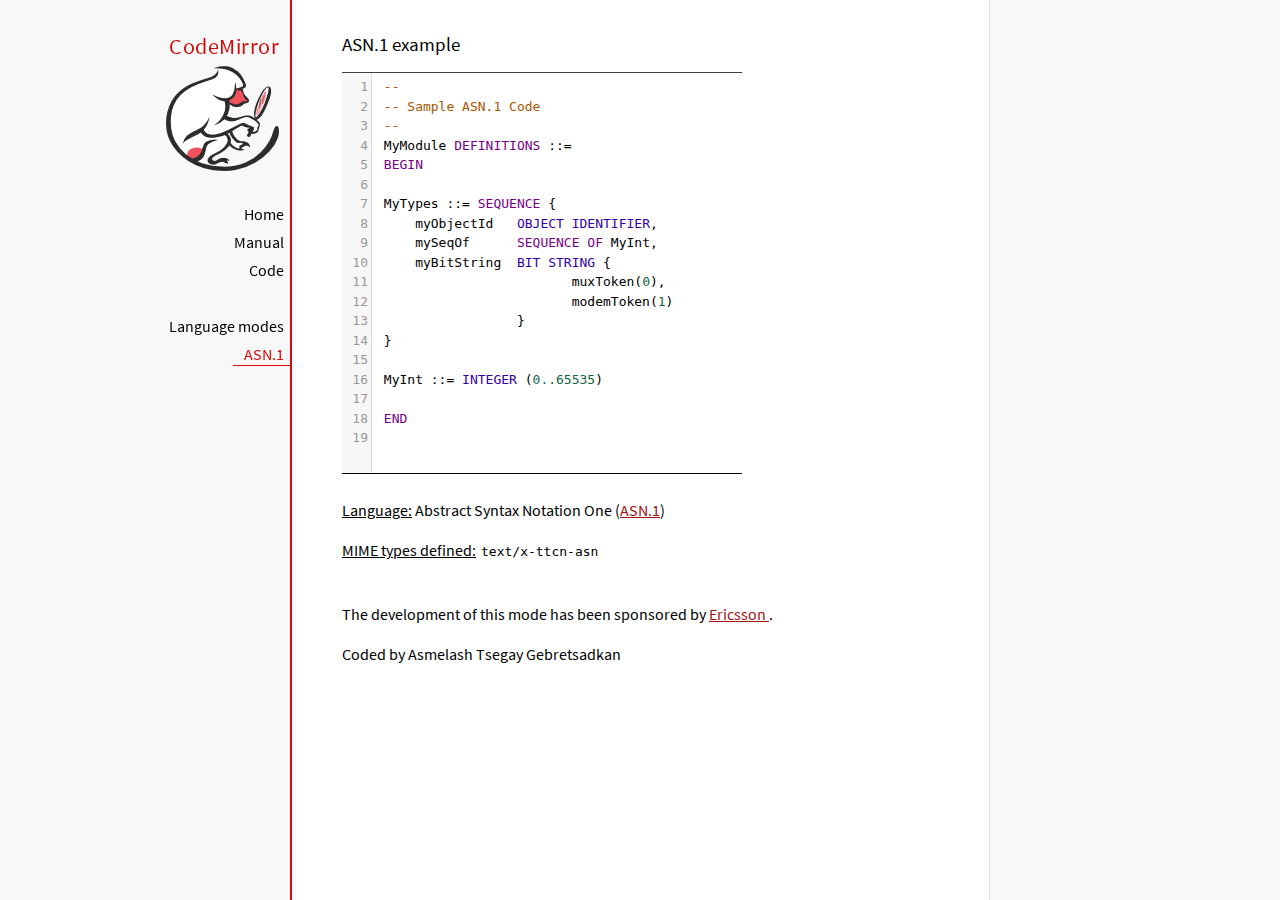
<file: codemirror-5.65.15/mode/asn.1/index.html>
﻿<!doctype html>

<title>CodeMirror: ASN.1 mode</title>
<meta charset="utf-8"/>
<link rel=stylesheet href="../../doc/docs.css">

<link rel="stylesheet" href="../../lib/codemirror.css">
<script src="../../lib/codemirror.js"></script>
<script src="../../addon/edit/matchbrackets.js"></script>
<script src="asn.1.js"></script>
<style>
    .CodeMirror {
        border-top: 1px solid black;
        border-bottom: 1px solid black;
    }
</style>
<div id=nav>
    <a href="https://codemirror.net/5"><h1>CodeMirror</h1>
        <img id=logo src="../../doc/logo.png" alt="">
    </a>

    <ul>
        <li><a href="../../index.html">Home</a>
        <li><a href="../../doc/manual.html">Manual</a>
        <li><a href="https://github.com/codemirror/codemirror5">Code</a>
    </ul>
    <ul>
        <li><a href="../index.html">Language modes</a>
        <li><a class=active href="http://en.wikipedia.org/wiki/Abstract_Syntax_Notation_One">ASN.1</a>
    </ul>
</div>
<article>
    <h2>ASN.1 example</h2>
    <div>
        <textarea id="ttcn-asn-code">
 --
 -- Sample ASN.1 Code
 --
 MyModule DEFINITIONS ::=
 BEGIN

 MyTypes ::= SEQUENCE {
     myObjectId   OBJECT IDENTIFIER,
     mySeqOf      SEQUENCE OF MyInt,
     myBitString  BIT STRING {
                         muxToken(0),
                         modemToken(1)
                  }
 }

 MyInt ::= INTEGER (0..65535)

 END
        </textarea>
    </div>

    <script>
        var ttcnEditor = CodeMirror.fromTextArea(document.getElementById("ttcn-asn-code"), {
            lineNumbers: true,
            matchBrackets: true,
            mode: "text/x-ttcn-asn"
        });
        ttcnEditor.setSize(400, 400);
        var mac = CodeMirror.keyMap.default == CodeMirror.keyMap.macDefault;
        CodeMirror.keyMap.default[(mac ? "Cmd" : "Ctrl") + "-Space"] = "autocomplete";
    </script>
    <br/>
    <p><strong>Language:</strong> Abstract Syntax Notation One
        (<a href="http://www.itu.int/en/ITU-T/asn1/Pages/introduction.aspx">ASN.1</a>)
    </p>
    <p><strong>MIME types defined:</strong> <code>text/x-ttcn-asn</code></p>

    <br/>
    <p>The development of this mode has been sponsored by <a href="http://www.ericsson.com/">Ericsson
    </a>.</p>
    <p>Coded by Asmelash Tsegay Gebretsadkan </p>
</article>
</file>
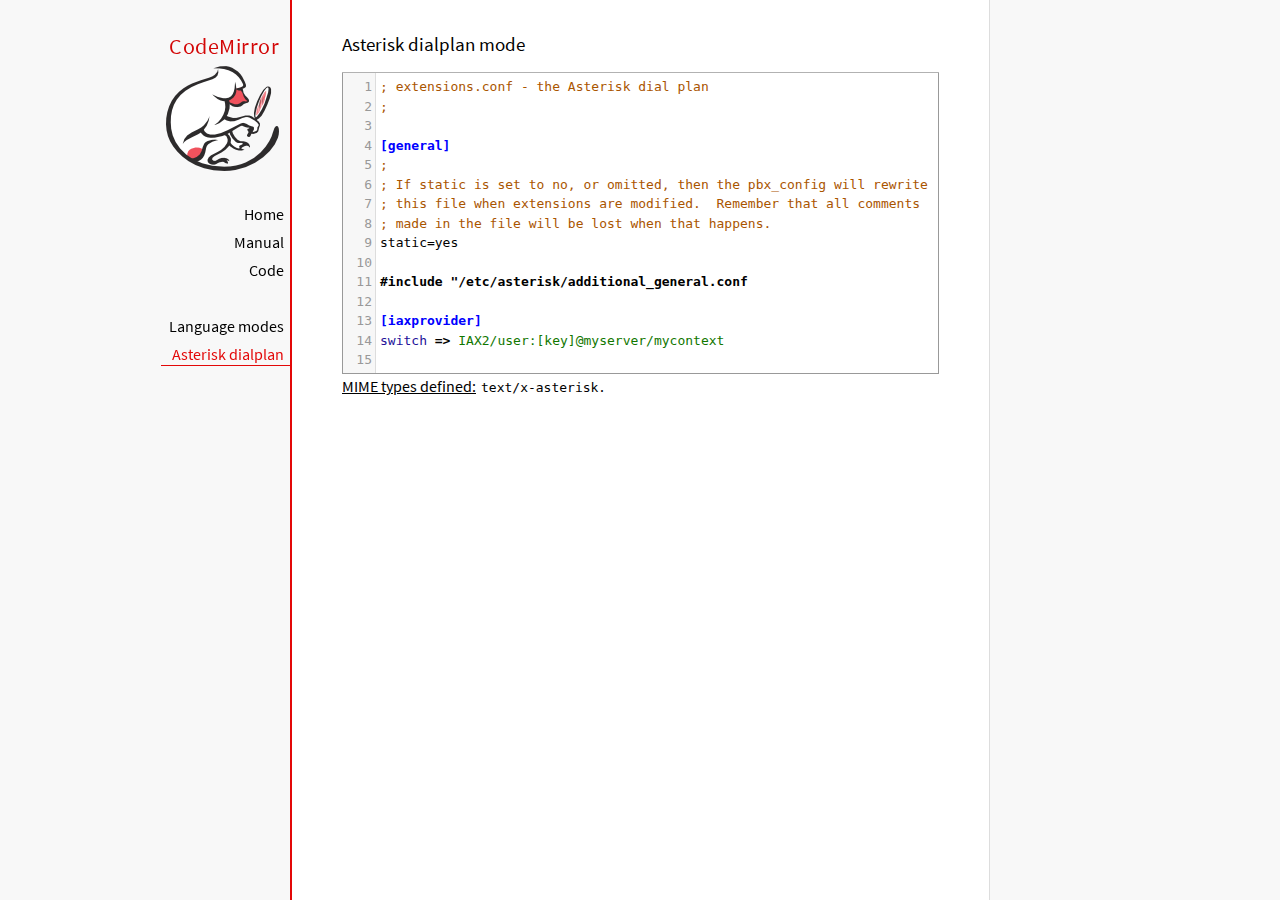
<file: codemirror-5.65.15/mode/asterisk/index.html>
<!doctype html>

<title>CodeMirror: Asterisk dialplan mode</title>
<meta charset="utf-8"/>
<link rel=stylesheet href="../../doc/docs.css">

<link rel="stylesheet" href="../../lib/codemirror.css">
<script src="../../lib/codemirror.js"></script>
<script src="../../addon/edit/matchbrackets.js"></script>
<script src="asterisk.js"></script>
<style>
      .CodeMirror {border: 1px solid #999;}
      .cm-s-default span.cm-arrow { color: red; }
    </style>
<div id=nav>
  <a href="https://codemirror.net/5"><h1>CodeMirror</h1><img id=logo src="../../doc/logo.png" alt=""></a>

  <ul>
    <li><a href="../../index.html">Home</a>
    <li><a href="../../doc/manual.html">Manual</a>
    <li><a href="https://github.com/codemirror/codemirror5">Code</a>
  </ul>
  <ul>
    <li><a href="../index.html">Language modes</a>
    <li><a class=active href="#">Asterisk dialplan</a>
  </ul>
</div>

<article>
<h2>Asterisk dialplan mode</h2>
<form><textarea id="code" name="code">
; extensions.conf - the Asterisk dial plan
;

[general]
;
; If static is set to no, or omitted, then the pbx_config will rewrite
; this file when extensions are modified.  Remember that all comments
; made in the file will be lost when that happens.
static=yes

#include "/etc/asterisk/additional_general.conf

[iaxprovider]
switch => IAX2/user:[key]@myserver/mycontext

[dynamic]
#exec /usr/bin/dynamic-peers.pl

[trunkint]
;
; International long distance through trunk
;
exten => _9011.,1,Macro(dundi-e164,${EXTEN:4})
exten => _9011.,n,Dial(${GLOBAL(TRUNK)}/${FILTER(0-9,${EXTEN:${GLOBAL(TRUNKMSD)}})})

[local]
;
; Master context for local, toll-free, and iaxtel calls only
;
ignorepat => 9
include => default

[demo]
include => stdexten
;
; We start with what to do when a call first comes in.
;
exten => s,1,Wait(1)			; Wait a second, just for fun
same  => n,Answer			; Answer the line
same  => n,Set(TIMEOUT(digit)=5)	; Set Digit Timeout to 5 seconds
same  => n,Set(TIMEOUT(response)=10)	; Set Response Timeout to 10 seconds
same  => n(restart),BackGround(demo-congrats)	; Play a congratulatory message
same  => n(instruct),BackGround(demo-instruct)	; Play some instructions
same  => n,WaitExten			; Wait for an extension to be dialed.

exten => 2,1,BackGround(demo-moreinfo)	; Give some more information.
exten => 2,n,Goto(s,instruct)

exten => 3,1,Set(LANGUAGE()=fr)		; Set language to french
exten => 3,n,Goto(s,restart)		; Start with the congratulations

exten => 1000,1,Goto(default,s,1)
;
; We also create an example user, 1234, who is on the console and has
; voicemail, etc.
;
exten => 1234,1,Playback(transfer,skip)		; "Please hold while..."
					; (but skip if channel is not up)
exten => 1234,n,Gosub(${EXTEN},stdexten(${GLOBAL(CONSOLE)}))
exten => 1234,n,Goto(default,s,1)		; exited Voicemail

exten => 1235,1,Voicemail(1234,u)		; Right to voicemail

exten => 1236,1,Dial(Console/dsp)		; Ring forever
exten => 1236,n,Voicemail(1234,b)		; Unless busy

;
; # for when they're done with the demo
;
exten => #,1,Playback(demo-thanks)	; "Thanks for trying the demo"
exten => #,n,Hangup			; Hang them up.

;
; A timeout and "invalid extension rule"
;
exten => t,1,Goto(#,1)			; If they take too long, give up
exten => i,1,Playback(invalid)		; "That's not valid, try again"

;
; Create an extension, 500, for dialing the
; Asterisk demo.
;
exten => 500,1,Playback(demo-abouttotry); Let them know what's going on
exten => 500,n,Dial(IAX2/guest@pbx.digium.com/s@default)	; Call the Asterisk demo
exten => 500,n,Playback(demo-nogo)	; Couldn't connect to the demo site
exten => 500,n,Goto(s,6)		; Return to the start over message.

;
; Create an extension, 600, for evaluating echo latency.
;
exten => 600,1,Playback(demo-echotest)	; Let them know what's going on
exten => 600,n,Echo			; Do the echo test
exten => 600,n,Playback(demo-echodone)	; Let them know it's over
exten => 600,n,Goto(s,6)		; Start over

;
;	You can use the Macro Page to intercom a individual user
exten => 76245,1,Macro(page,SIP/Grandstream1)
; or if your peernames are the same as extensions
exten => _7XXX,1,Macro(page,SIP/${EXTEN})
;
;
; System Wide Page at extension 7999
;
exten => 7999,1,Set(TIMEOUT(absolute)=60)
exten => 7999,2,Page(Local/Grandstream1@page&Local/Xlite1@page&Local/1234@page/n,d)

; Give voicemail at extension 8500
;
exten => 8500,1,VoicemailMain
exten => 8500,n,Goto(s,6)

    </textarea></form>
    <script>
      var editor = CodeMirror.fromTextArea(document.getElementById("code"), {
        mode: "text/x-asterisk",
        matchBrackets: true,
        lineNumbers: true
      });
    </script>

    <p><strong>MIME types defined:</strong> <code>text/x-asterisk</code>.</p>

  </article>
</file>
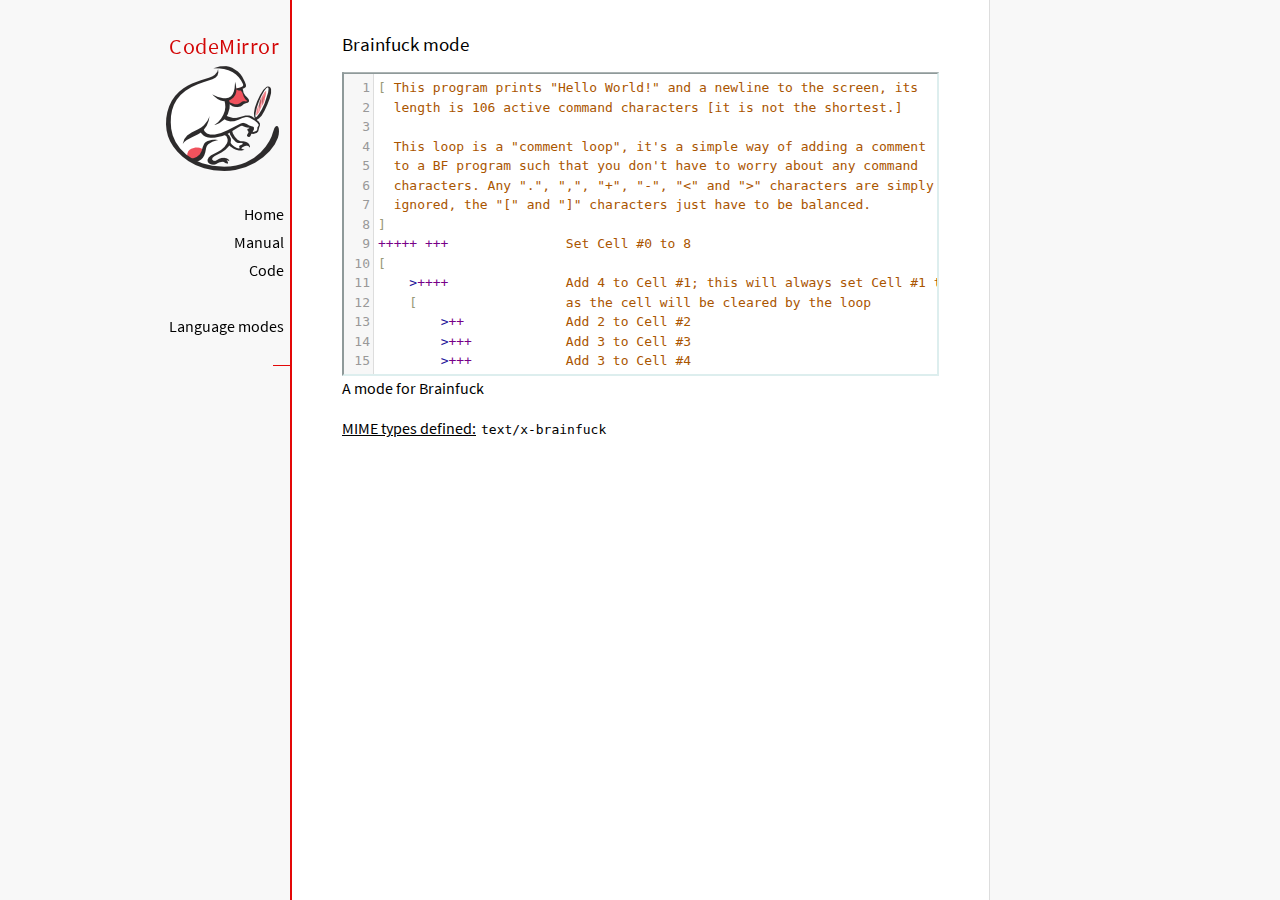
<file: codemirror-5.65.15/mode/brainfuck/index.html>
<!doctype html>

<title>CodeMirror: Brainfuck mode</title>
<meta charset="utf-8"/>
<link rel=stylesheet href="../../doc/docs.css">

<link rel="stylesheet" href="../../lib/codemirror.css">
<script src="../../lib/codemirror.js"></script>
<script src="../../addon/edit/matchbrackets.js"></script>
<script src="./brainfuck.js"></script>
<style>
	.CodeMirror { border: 2px inset #dee; }
    </style>
<div id=nav>
  <a href="https://codemirror.net/5"><h1>CodeMirror</h1><img id=logo src="../../doc/logo.png" alt=""></a>

  <ul>
    <li><a href="../../index.html">Home</a>
    <li><a href="../../doc/manual.html">Manual</a>
    <li><a href="https://github.com/codemirror/codemirror5">Code</a>
  </ul>
  <ul>
    <li><a href="../index.html">Language modes</a>
    <li><a class=active href="#"></a>
  </ul>
</div>

<article>
<h2>Brainfuck mode</h2>
<form><textarea id="code" name="code">
[ This program prints "Hello World!" and a newline to the screen, its
  length is 106 active command characters [it is not the shortest.]

  This loop is a "comment loop", it's a simple way of adding a comment
  to a BF program such that you don't have to worry about any command
  characters. Any ".", ",", "+", "-", "&lt;" and "&gt;" characters are simply
  ignored, the "[" and "]" characters just have to be balanced.
]
+++++ +++               Set Cell #0 to 8
[
    &gt;++++               Add 4 to Cell #1; this will always set Cell #1 to 4
    [                   as the cell will be cleared by the loop
        &gt;++             Add 2 to Cell #2
        &gt;+++            Add 3 to Cell #3
        &gt;+++            Add 3 to Cell #4
        &gt;+              Add 1 to Cell #5
        &lt;&lt;&lt;&lt;-           Decrement the loop counter in Cell #1
    ]                   Loop till Cell #1 is zero; number of iterations is 4
    &gt;+                  Add 1 to Cell #2
    &gt;+                  Add 1 to Cell #3
    &gt;-                  Subtract 1 from Cell #4
    &gt;&gt;+                 Add 1 to Cell #6
    [&lt;]                 Move back to the first zero cell you find; this will
                        be Cell #1 which was cleared by the previous loop
    &lt;-                  Decrement the loop Counter in Cell #0
]                       Loop till Cell #0 is zero; number of iterations is 8

The result of this is:
Cell No :   0   1   2   3   4   5   6
Contents:   0   0  72 104  88  32   8
Pointer :   ^

&gt;&gt;.                     Cell #2 has value 72 which is 'H'
&gt;---.                   Subtract 3 from Cell #3 to get 101 which is 'e'
+++++++..+++.           Likewise for 'llo' from Cell #3
&gt;&gt;.                     Cell #5 is 32 for the space
&lt;-.                     Subtract 1 from Cell #4 for 87 to give a 'W'
&lt;.                      Cell #3 was set to 'o' from the end of 'Hello'
+++.------.--------.    Cell #3 for 'rl' and 'd'
&gt;&gt;+.                    Add 1 to Cell #5 gives us an exclamation point
&gt;++.                    And finally a newline from Cell #6
</textarea></form>

    <script>
      var editor = CodeMirror.fromTextArea(document.getElementById("code"), {
        lineNumbers: true,
        matchBrackets: true,
        mode: "text/x-brainfuck"
      });
    </script>

    <p>A mode for Brainfuck</p>

    <p><strong>MIME types defined:</strong> <code>text/x-brainfuck</code></p>
  </article>
</file>
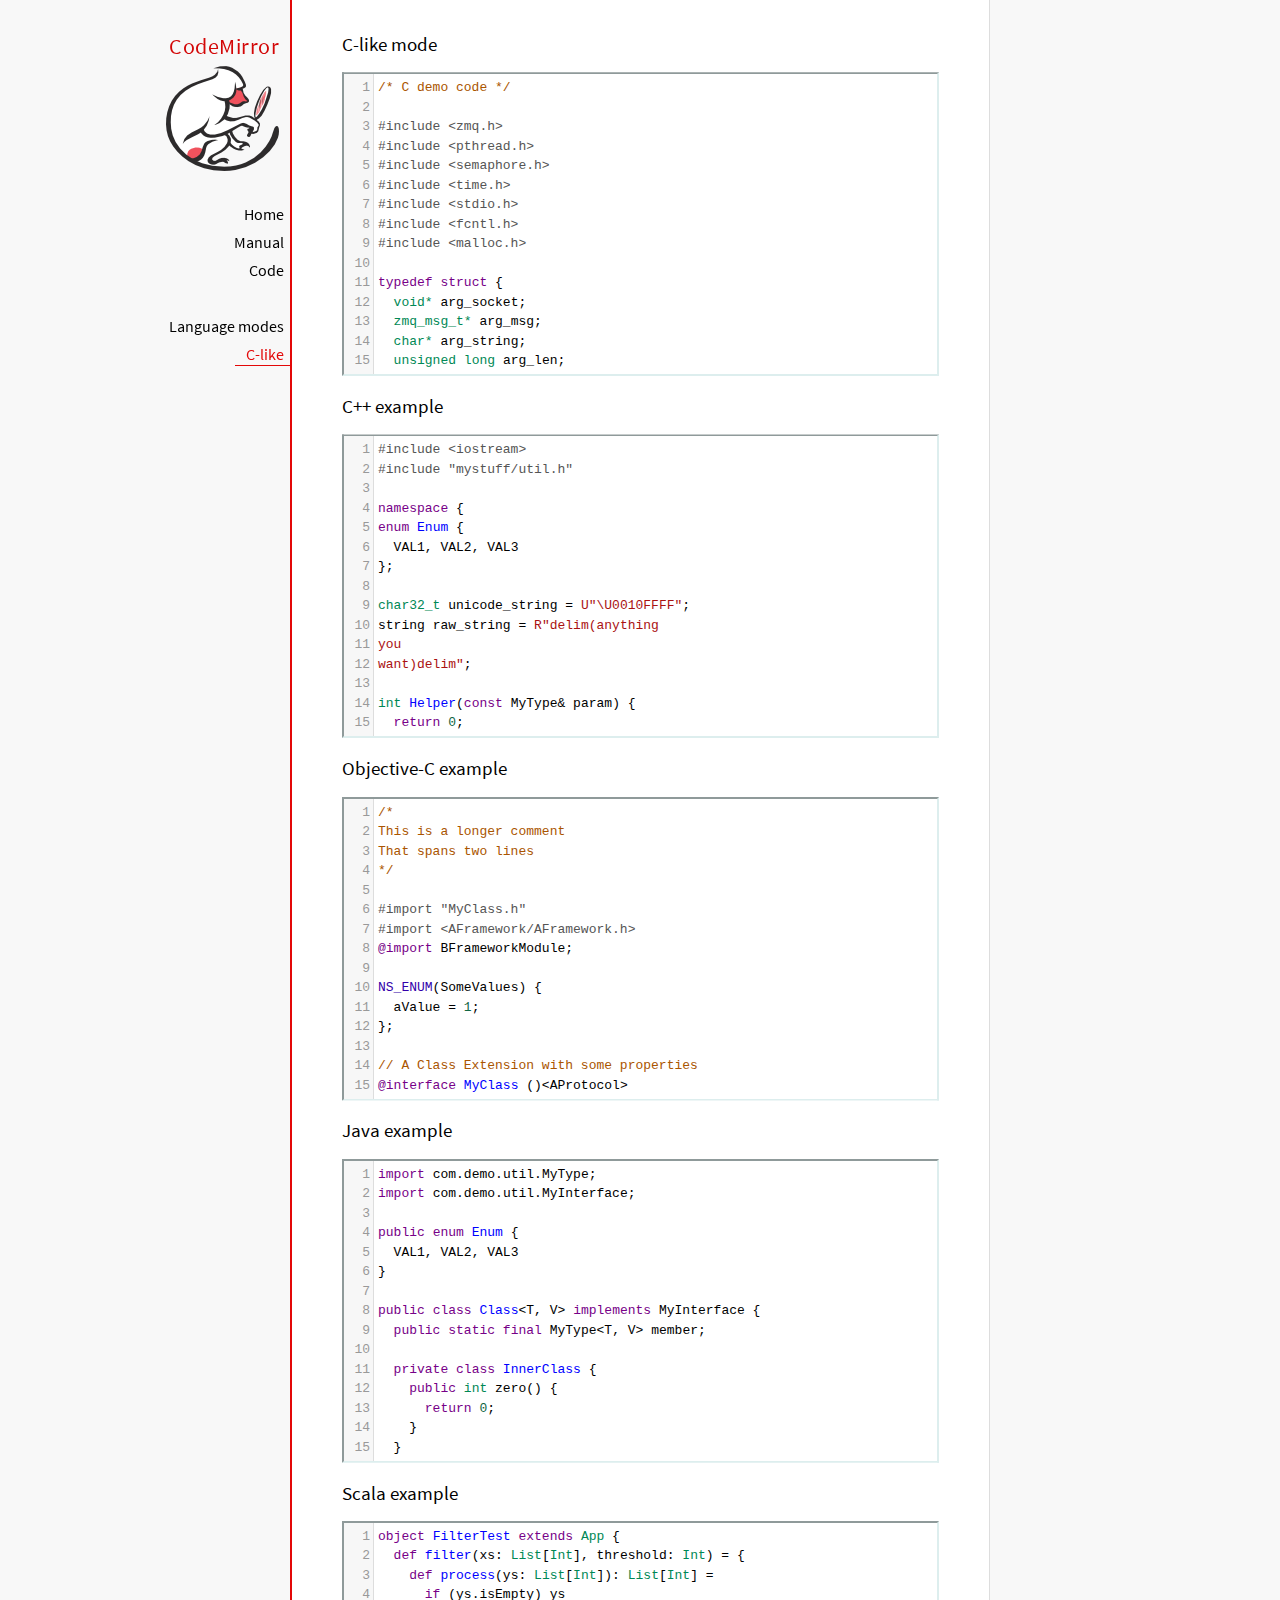
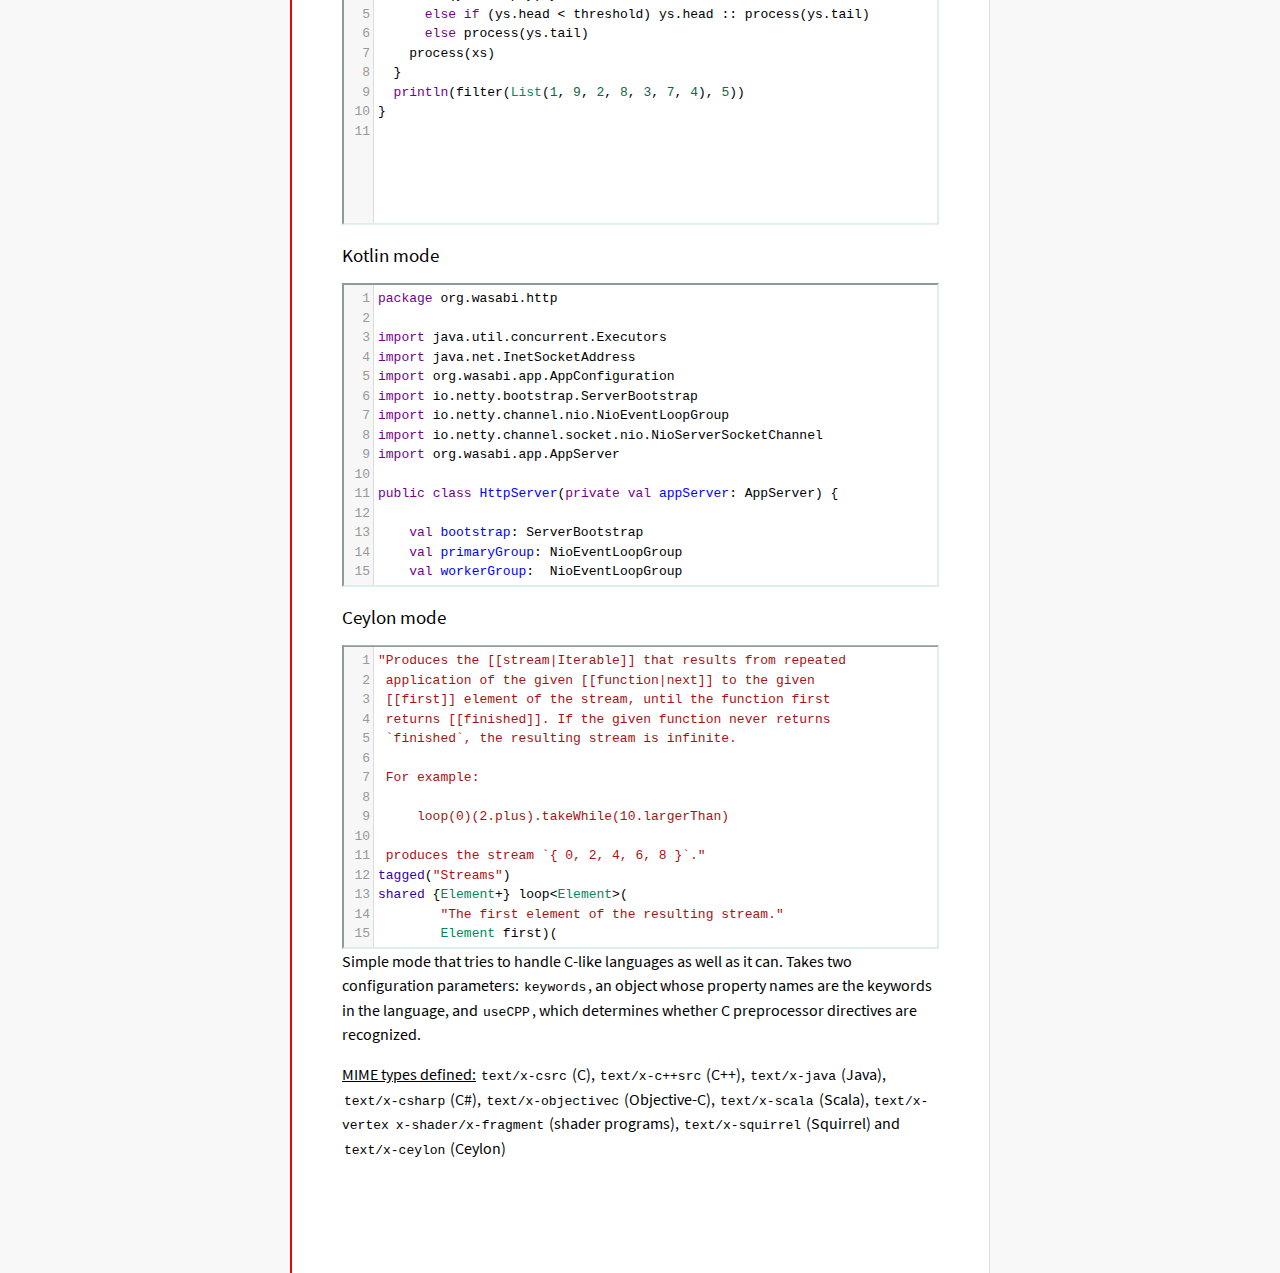
<file: codemirror-5.65.15/mode/clike/index.html>
<!doctype html>

<title>CodeMirror: C-like mode</title>
<meta charset="utf-8"/>
<link rel=stylesheet href="../../doc/docs.css">

<link rel="stylesheet" href="../../lib/codemirror.css">
<script src="../../lib/codemirror.js"></script>
<script src="../../addon/edit/matchbrackets.js"></script>
<link rel="stylesheet" href="../../addon/hint/show-hint.css">
<script src="../../addon/hint/show-hint.js"></script>
<script src="clike.js"></script>
<style>.CodeMirror {border: 2px inset #dee;}</style>
<div id=nav>
  <a href="https://codemirror.net/5"><h1>CodeMirror</h1><img id=logo src="../../doc/logo.png" alt=""></a>

  <ul>
    <li><a href="../../index.html">Home</a>
    <li><a href="../../doc/manual.html">Manual</a>
    <li><a href="https://github.com/codemirror/codemirror5">Code</a>
  </ul>
  <ul>
    <li><a href="../index.html">Language modes</a>
    <li><a class=active href="#">C-like</a>
  </ul>
</div>

<article>
<h2>C-like mode</h2>

<div><textarea id="c-code">
/* C demo code */

#include <zmq.h>
#include <pthread.h>
#include <semaphore.h>
#include <time.h>
#include <stdio.h>
#include <fcntl.h>
#include <malloc.h>

typedef struct {
  void* arg_socket;
  zmq_msg_t* arg_msg;
  char* arg_string;
  unsigned long arg_len;
  int arg_int, arg_command;

  int signal_fd;
  int pad;
  void* context;
  sem_t sem;
} acl_zmq_context;

#define p(X) (context->arg_##X)

void* zmq_thread(void* context_pointer) {
  acl_zmq_context* context = (acl_zmq_context*)context_pointer;
  char ok = 'K', err = 'X';
  int res;

  while (1) {
    while ((res = sem_wait(&amp;context->sem)) == EINTR);
    if (res) {write(context->signal_fd, &amp;err, 1); goto cleanup;}
    switch(p(command)) {
    case 0: goto cleanup;
    case 1: p(socket) = zmq_socket(context->context, p(int)); break;
    case 2: p(int) = zmq_close(p(socket)); break;
    case 3: p(int) = zmq_bind(p(socket), p(string)); break;
    case 4: p(int) = zmq_connect(p(socket), p(string)); break;
    case 5: p(int) = zmq_getsockopt(p(socket), p(int), (void*)p(string), &amp;p(len)); break;
    case 6: p(int) = zmq_setsockopt(p(socket), p(int), (void*)p(string), p(len)); break;
    case 7: p(int) = zmq_send(p(socket), p(msg), p(int)); break;
    case 8: p(int) = zmq_recv(p(socket), p(msg), p(int)); break;
    case 9: p(int) = zmq_poll(p(socket), p(int), p(len)); break;
    }
    p(command) = errno;
    write(context->signal_fd, &amp;ok, 1);
  }
 cleanup:
  close(context->signal_fd);
  free(context_pointer);
  return 0;
}

void* zmq_thread_init(void* zmq_context, int signal_fd) {
  acl_zmq_context* context = malloc(sizeof(acl_zmq_context));
  pthread_t thread;

  context->context = zmq_context;
  context->signal_fd = signal_fd;
  sem_init(&amp;context->sem, 1, 0);
  pthread_create(&amp;thread, 0, &amp;zmq_thread, context);
  pthread_detach(thread);
  return context;
}
</textarea></div>

<h2>C++ example</h2>

<div><textarea id="cpp-code">
#include <iostream>
#include "mystuff/util.h"

namespace {
enum Enum {
  VAL1, VAL2, VAL3
};

char32_t unicode_string = U"\U0010FFFF";
string raw_string = R"delim(anything
you
want)delim";

int Helper(const MyType& param) {
  return 0;
}
} // namespace

class ForwardDec;

template <class T, class V>
class Class : public BaseClass {
  const MyType<T, V> member_;

 public:
  const MyType<T, V>& Method() const {
    return member_;
  }

  void Method2(MyType<T, V>* value);
}

template <class T, class V>
void Class::Method2(MyType<T, V>* value) {
  std::out << 1 >> method();
  value->Method3(member_);
  member_ = value;
}
</textarea></div>

<h2>Objective-C example</h2>

<div><textarea id="objectivec-code">
/*
This is a longer comment
That spans two lines
*/

#import "MyClass.h"
#import <AFramework/AFramework.h>
@import BFrameworkModule;

NS_ENUM(SomeValues) {
  aValue = 1;
};

// A Class Extension with some properties
@interface MyClass ()<AProtocol>
@property(atomic, readwrite, assign) NSInteger anInt;
@property(nonatomic, strong, nullable) NSString *aString;
@end

@implementation YourAppDelegate

- (instancetype)initWithString:(NSString *)aStringVar {
  if ((self = [super init])) {
    aString = aStringVar;
  }
  return self;
}

- (BOOL)doSomething:(float)progress {
  NSString *myString = @"This is a ObjC string %f ";
  myString = [[NSString stringWithFormat:myString, progress] stringByAppendingString:self.aString];
  return myString.length > 100 ? NO : YES;
}

@end
</textarea></div>

<h2>Java example</h2>

<div><textarea id="java-code">
import com.demo.util.MyType;
import com.demo.util.MyInterface;

public enum Enum {
  VAL1, VAL2, VAL3
}

public class Class<T, V> implements MyInterface {
  public static final MyType<T, V> member;
  
  private class InnerClass {
    public int zero() {
      return 0;
    }
  }

  @Override
  public MyType method() {
    return member;
  }

  public void method2(MyType<T, V> value) {
    method();
    value.method3();
    member = value;
  }
}
</textarea></div>

<h2>Scala example</h2>

<div><textarea id="scala-code">
object FilterTest extends App {
  def filter(xs: List[Int], threshold: Int) = {
    def process(ys: List[Int]): List[Int] =
      if (ys.isEmpty) ys
      else if (ys.head < threshold) ys.head :: process(ys.tail)
      else process(ys.tail)
    process(xs)
  }
  println(filter(List(1, 9, 2, 8, 3, 7, 4), 5))
}
</textarea></div>

<h2>Kotlin mode</h2>

<div><textarea id="kotlin-code">
package org.wasabi.http

import java.util.concurrent.Executors
import java.net.InetSocketAddress
import org.wasabi.app.AppConfiguration
import io.netty.bootstrap.ServerBootstrap
import io.netty.channel.nio.NioEventLoopGroup
import io.netty.channel.socket.nio.NioServerSocketChannel
import org.wasabi.app.AppServer

public class HttpServer(private val appServer: AppServer) {

    val bootstrap: ServerBootstrap
    val primaryGroup: NioEventLoopGroup
    val workerGroup:  NioEventLoopGroup

    init {
        // Define worker groups
        primaryGroup = NioEventLoopGroup()
        workerGroup = NioEventLoopGroup()

        // Initialize bootstrap of server
        bootstrap = ServerBootstrap()

        bootstrap.group(primaryGroup, workerGroup)
        bootstrap.channel(javaClass<NioServerSocketChannel>())
        bootstrap.childHandler(NettyPipelineInitializer(appServer))
    }

    public fun start(wait: Boolean = true) {
        val channel = bootstrap.bind(appServer.configuration.port)?.sync()?.channel()

        if (wait) {
            channel?.closeFuture()?.sync()
        }
    }

    public fun stop() {
        // Shutdown all event loops
        primaryGroup.shutdownGracefully()
        workerGroup.shutdownGracefully()

        // Wait till all threads are terminated
        primaryGroup.terminationFuture().sync()
        workerGroup.terminationFuture().sync()
    }
}
</textarea></div>

<h2>Ceylon mode</h2>

<div><textarea id="ceylon-code">
"Produces the [[stream|Iterable]] that results from repeated
 application of the given [[function|next]] to the given
 [[first]] element of the stream, until the function first
 returns [[finished]]. If the given function never returns 
 `finished`, the resulting stream is infinite.

 For example:

     loop(0)(2.plus).takeWhile(10.largerThan)

 produces the stream `{ 0, 2, 4, 6, 8 }`."
tagged("Streams")
shared {Element+} loop&lt;Element&gt;(
        "The first element of the resulting stream."
        Element first)(
        "The function that produces the next element of the
         stream, given the current element. The function may
         return [[finished]] to indicate the end of the 
         stream."
        Element|Finished next(Element element))
    =&gt; let (start = first)
    object satisfies {Element+} {
        first =&gt; start;
        empty =&gt; false;
        function nextElement(Element element)
                =&gt; next(element);
        iterator()
                =&gt; object satisfies Iterator&lt;Element&gt; {
            variable Element|Finished current = start;
            shared actual Element|Finished next() {
                if (!is Finished result = current) {
                    current = nextElement(result);
                    return result;
                }
                else {
                    return finished;
                }
            }
        };
    };
</textarea></div>

    <script>
      var cEditor = CodeMirror.fromTextArea(document.getElementById("c-code"), {
        lineNumbers: true,
        matchBrackets: true,
        mode: "text/x-csrc"
      });
      var cppEditor = CodeMirror.fromTextArea(document.getElementById("cpp-code"), {
        lineNumbers: true,
        matchBrackets: true,
        mode: "text/x-c++src"
      });
      var javaEditor = CodeMirror.fromTextArea(document.getElementById("java-code"), {
        lineNumbers: true,
        matchBrackets: true,
        mode: "text/x-java"
      });
      var objectivecEditor = CodeMirror.fromTextArea(document.getElementById("objectivec-code"), {
        lineNumbers: true,
        matchBrackets: true,
        mode: "text/x-objectivec"
      });
      var scalaEditor = CodeMirror.fromTextArea(document.getElementById("scala-code"), {
        lineNumbers: true,
        matchBrackets: true,
        mode: "text/x-scala"
      });
      var kotlinEditor = CodeMirror.fromTextArea(document.getElementById("kotlin-code"), {
          lineNumbers: true,
          matchBrackets: true,
          mode: "text/x-kotlin"
      });
      var ceylonEditor = CodeMirror.fromTextArea(document.getElementById("ceylon-code"), {
          lineNumbers: true,
          matchBrackets: true,
          mode: "text/x-ceylon"
      });
      var mac = CodeMirror.keyMap.default == CodeMirror.keyMap.macDefault;
      CodeMirror.keyMap.default[(mac ? "Cmd" : "Ctrl") + "-Space"] = "autocomplete";
    </script>

    <p>Simple mode that tries to handle C-like languages as well as it
    can. Takes two configuration parameters: <code>keywords</code>, an
    object whose property names are the keywords in the language,
    and <code>useCPP</code>, which determines whether C preprocessor
    directives are recognized.</p>

    <p><strong>MIME types defined:</strong> <code>text/x-csrc</code>
    (C), <code>text/x-c++src</code> (C++), <code>text/x-java</code>
    (Java), <code>text/x-csharp</code> (C#),
    <code>text/x-objectivec</code> (Objective-C),
    <code>text/x-scala</code> (Scala), <code>text/x-vertex</code>
    <code>x-shader/x-fragment</code> (shader programs),
    <code>text/x-squirrel</code> (Squirrel) and
    <code>text/x-ceylon</code> (Ceylon)</p>
</article>
</file>
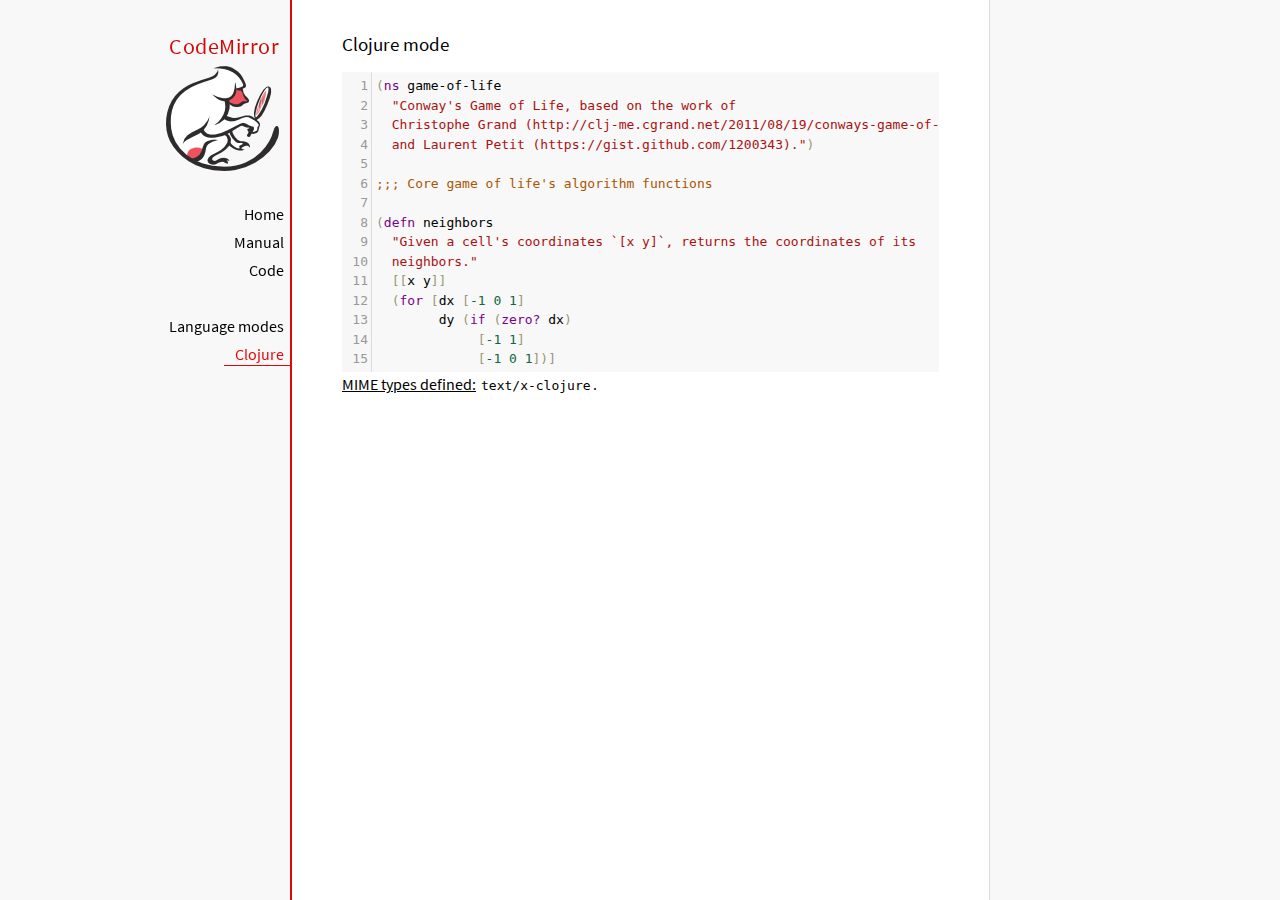
<file: codemirror-5.65.15/mode/clojure/index.html>
<!doctype html>

<title>CodeMirror: Clojure mode</title>
<meta charset="utf-8"/>
<link rel=stylesheet href="../../doc/docs.css">

<link rel="stylesheet" href="../../lib/codemirror.css">
<script src="../../lib/codemirror.js"></script>
<script src="../../addon/edit/closebrackets.js"></script>
<script src="../../addon/edit/matchbrackets.js"></script>
<script src="clojure.js"></script>
<style>.CodeMirror {background: #f8f8f8;}</style>
<div id=nav>
  <a href="https://codemirror.net/5"><h1>CodeMirror</h1><img id=logo src="../../doc/logo.png" alt=""></a>

  <ul>
    <li><a href="../../index.html">Home</a>
    <li><a href="../../doc/manual.html">Manual</a>
    <li><a href="https://github.com/codemirror/codemirror5">Code</a>
  </ul>
  <ul>
    <li><a href="../index.html">Language modes</a>
    <li><a class=active href="#">Clojure</a>
  </ul>
</div>

<article>
<h2>Clojure mode</h2>
<form><textarea id="code" name="code">
(ns game-of-life
  "Conway's Game of Life, based on the work of
  Christophe Grand (http://clj-me.cgrand.net/2011/08/19/conways-game-of-life)
  and Laurent Petit (https://gist.github.com/1200343).")

;;; Core game of life's algorithm functions

(defn neighbors
  "Given a cell's coordinates `[x y]`, returns the coordinates of its
  neighbors."
  [[x y]]
  (for [dx [-1 0 1]
        dy (if (zero? dx)
             [-1 1]
             [-1 0 1])]
    [(+ dx x) (+ dy y)]))

(defn step
  "Given a set of living `cells`, computes the new set of living cells."
  [cells]
  (set (for [[cell n] (frequencies (mapcat neighbors cells))
             :when (or (= n 3)
                       (and (= n 2)
                            (cells cell)))]
         cell)))

;;; Utility methods for displaying game on a text terminal

(defn print-grid
  "Prints a `grid` of `w` columns and `h` rows, on *out*, representing a
  step in the game."
  [grid w h]
  (doseq [x (range (inc w))
          y (range (inc h))]
    (when (= y 0) (println))
    (print (if (grid [x y])
             "[X]"
             " . "))))

(defn print-grids
  "Prints a sequence of `grids` of `w` columns and `h` rows on *out*,
  representing several steps."
  [grids w h]
  (doseq [grid grids]
    (print-grid grid w h)
    (println)))

;;; Launches an example grid

(def grid
  "`grid` represents the initial set of living cells"
  #{[2 1] [2 2] [2 3]})

(print-grids (take 3 (iterate step grid)) 5 5)</textarea></form>
    <script>
      var editor = CodeMirror.fromTextArea(document.getElementById("code"), {
          autoCloseBrackets: true,
          lineNumbers: true,
          matchBrackets: true,
          mode: 'text/x-clojure'
      });
    </script>

    <p><strong>MIME types defined:</strong> <code>text/x-clojure</code>.</p>

  </article>
</file>
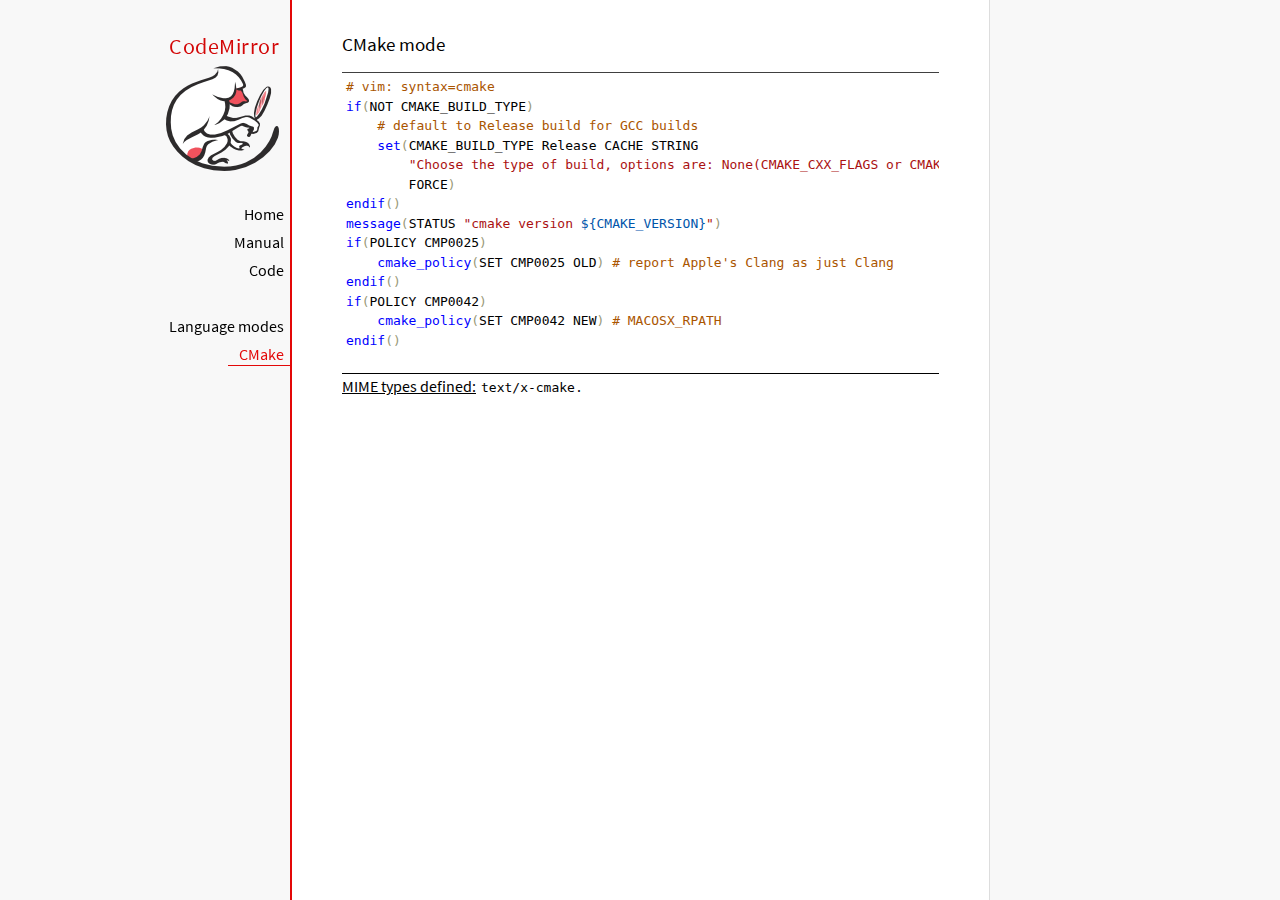
<file: codemirror-5.65.15/mode/cmake/index.html>
<!doctype html>

<title>CodeMirror: CMake mode</title>
<meta charset="utf-8"/>
<link rel=stylesheet href="../../doc/docs.css">

<link rel="stylesheet" href="../../lib/codemirror.css">
<script src="../../lib/codemirror.js"></script>
<script src="../../addon/edit/matchbrackets.js"></script>
<script src="cmake.js"></script>
<style>
      .CodeMirror {border-top: 1px solid black; border-bottom: 1px solid black;}
      .cm-s-default span.cm-arrow { color: red; }
    </style>
<div id=nav>
  <a href="https://codemirror.net/5"><h1>CodeMirror</h1><img id=logo src="../../doc/logo.png" alt=""></a>

  <ul>
    <li><a href="../../index.html">Home</a>
    <li><a href="../../doc/manual.html">Manual</a>
    <li><a href="https://github.com/codemirror/codemirror5">Code</a>
  </ul>
  <ul>
    <li><a href="../index.html">Language modes</a>
    <li><a class=active href="#">CMake</a>
  </ul>
</div>

<article>
<h2>CMake mode</h2>
<form><textarea id="code" name="code">
# vim: syntax=cmake
if(NOT CMAKE_BUILD_TYPE)
    # default to Release build for GCC builds
    set(CMAKE_BUILD_TYPE Release CACHE STRING
        "Choose the type of build, options are: None(CMAKE_CXX_FLAGS or CMAKE_C_FLAGS used) Debug Release RelWithDebInfo MinSizeRel."
        FORCE)
endif()
message(STATUS "cmake version ${CMAKE_VERSION}")
if(POLICY CMP0025)
    cmake_policy(SET CMP0025 OLD) # report Apple's Clang as just Clang
endif()
if(POLICY CMP0042)
    cmake_policy(SET CMP0042 NEW) # MACOSX_RPATH
endif()

project (x265)
cmake_minimum_required (VERSION 2.8.8) # OBJECT libraries require 2.8.8
include(CheckIncludeFiles)
include(CheckFunctionExists)
include(CheckSymbolExists)
include(CheckCXXCompilerFlag)

# X265_BUILD must be incremented each time the public API is changed
set(X265_BUILD 48)
configure_file("${PROJECT_SOURCE_DIR}/x265.def.in"
               "${PROJECT_BINARY_DIR}/x265.def")
configure_file("${PROJECT_SOURCE_DIR}/x265_config.h.in"
               "${PROJECT_BINARY_DIR}/x265_config.h")

SET(CMAKE_MODULE_PATH "${PROJECT_SOURCE_DIR}/cmake" "${CMAKE_MODULE_PATH}")

# System architecture detection
string(TOLOWER "${CMAKE_SYSTEM_PROCESSOR}" SYSPROC)
set(X86_ALIASES x86 i386 i686 x86_64 amd64)
list(FIND X86_ALIASES "${SYSPROC}" X86MATCH)
if("${SYSPROC}" STREQUAL "" OR X86MATCH GREATER "-1")
    message(STATUS "Detected x86 target processor")
    set(X86 1)
    add_definitions(-DX265_ARCH_X86=1)
    if("${CMAKE_SIZEOF_VOID_P}" MATCHES 8)
        set(X64 1)
        add_definitions(-DX86_64=1)
    endif()
elseif(${SYSPROC} STREQUAL "armv6l")
    message(STATUS "Detected ARM target processor")
    set(ARM 1)
    add_definitions(-DX265_ARCH_ARM=1 -DHAVE_ARMV6=1)
else()
    message(STATUS "CMAKE_SYSTEM_PROCESSOR value `${CMAKE_SYSTEM_PROCESSOR}` is unknown")
    message(STATUS "Please add this value near ${CMAKE_CURRENT_LIST_FILE}:${CMAKE_CURRENT_LIST_LINE}")
endif()

if(UNIX)
    list(APPEND PLATFORM_LIBS pthread)
    find_library(LIBRT rt)
    if(LIBRT)
        list(APPEND PLATFORM_LIBS rt)
    endif()
    find_package(Numa)
    if(NUMA_FOUND)
        list(APPEND CMAKE_REQUIRED_LIBRARIES ${NUMA_LIBRARY})
        check_symbol_exists(numa_node_of_cpu numa.h NUMA_V2)
        if(NUMA_V2)
            add_definitions(-DHAVE_LIBNUMA)
            message(STATUS "libnuma found, building with support for NUMA nodes")
            list(APPEND PLATFORM_LIBS ${NUMA_LIBRARY})
            link_directories(${NUMA_LIBRARY_DIR})
            include_directories(${NUMA_INCLUDE_DIR})
        endif()
    endif()
    mark_as_advanced(LIBRT NUMA_FOUND)
endif(UNIX)

if(X64 AND NOT WIN32)
    option(ENABLE_PIC "Enable Position Independent Code" ON)
else()
    option(ENABLE_PIC "Enable Position Independent Code" OFF)
endif(X64 AND NOT WIN32)

# Compiler detection
if(CMAKE_GENERATOR STREQUAL "Xcode")
  set(XCODE 1)
endif()
if (APPLE)
  add_definitions(-DMACOS)
endif()
</textarea></form>
    <script>
      var editor = CodeMirror.fromTextArea(document.getElementById("code"), {
        mode: "text/x-cmake",
        matchBrackets: true,
        indentUnit: 4
      });
    </script>

    <p><strong>MIME types defined:</strong> <code>text/x-cmake</code>.</p>

  </article>
</file>
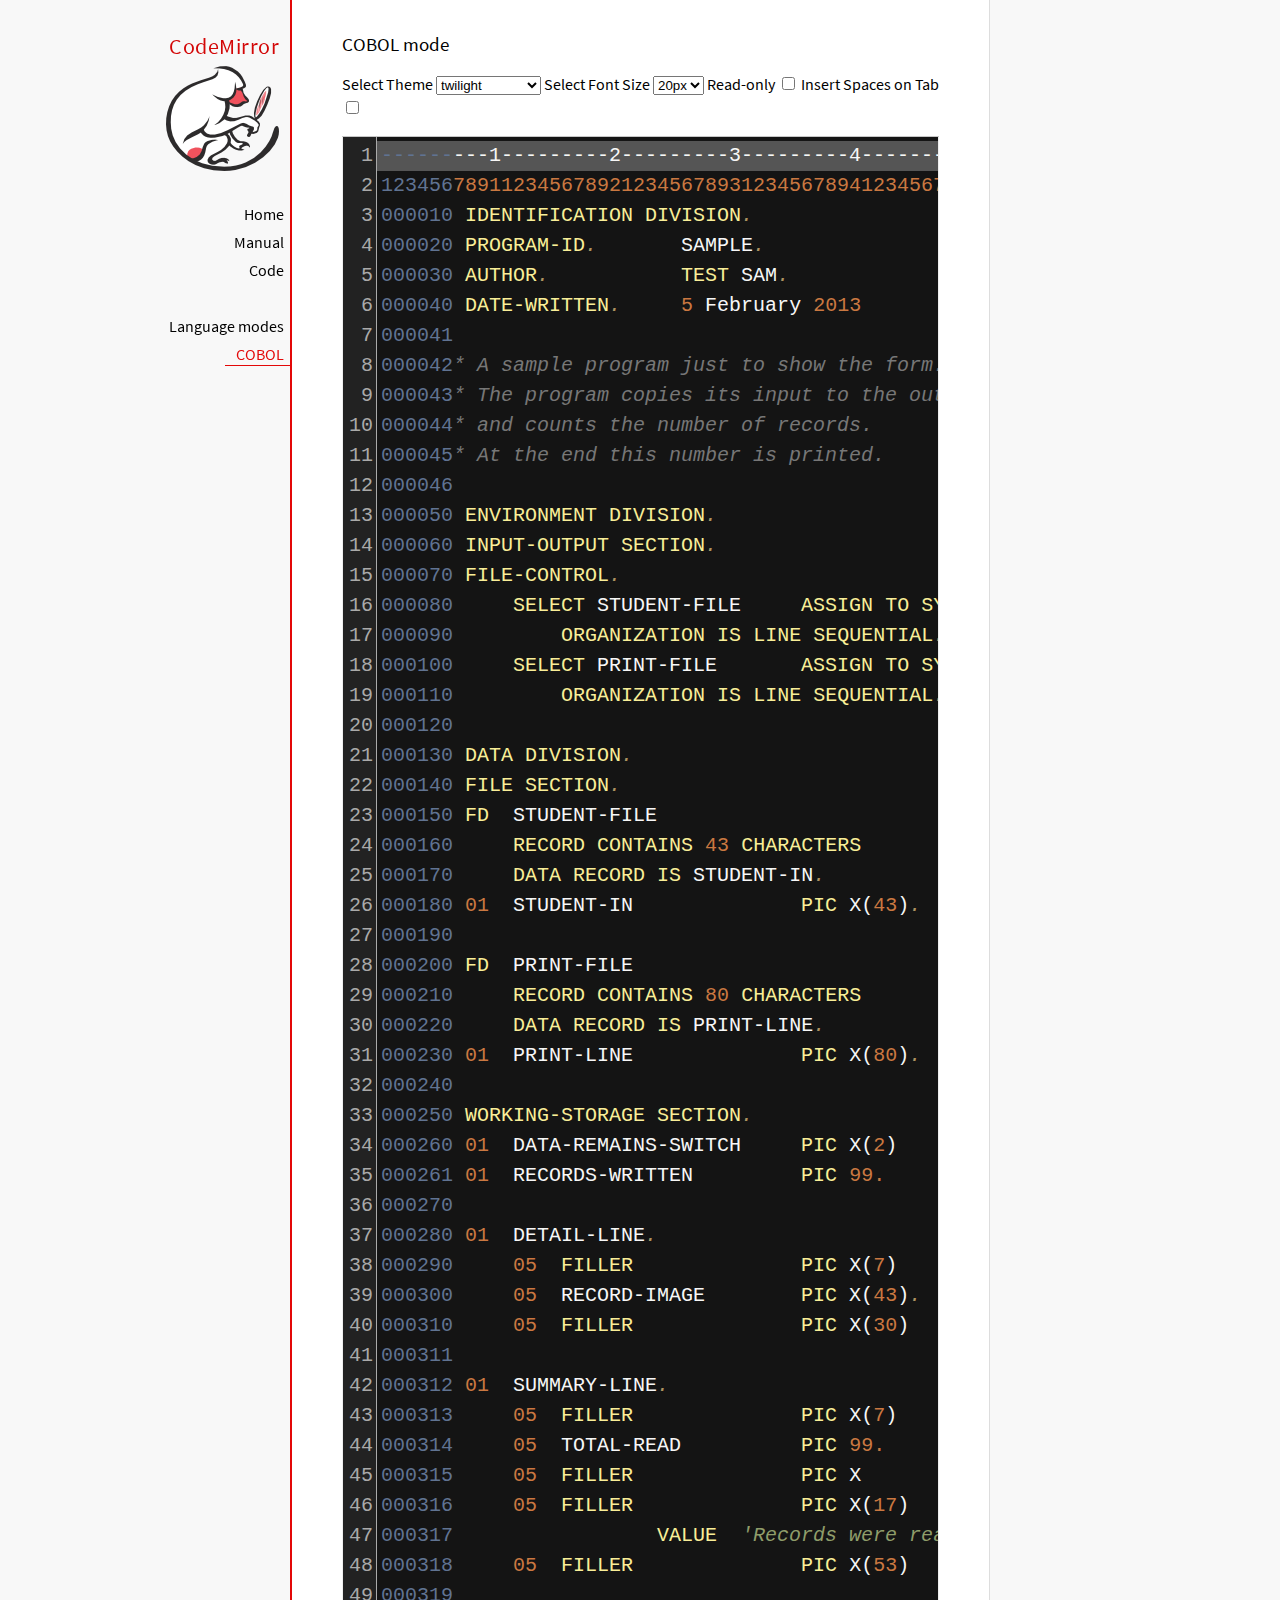
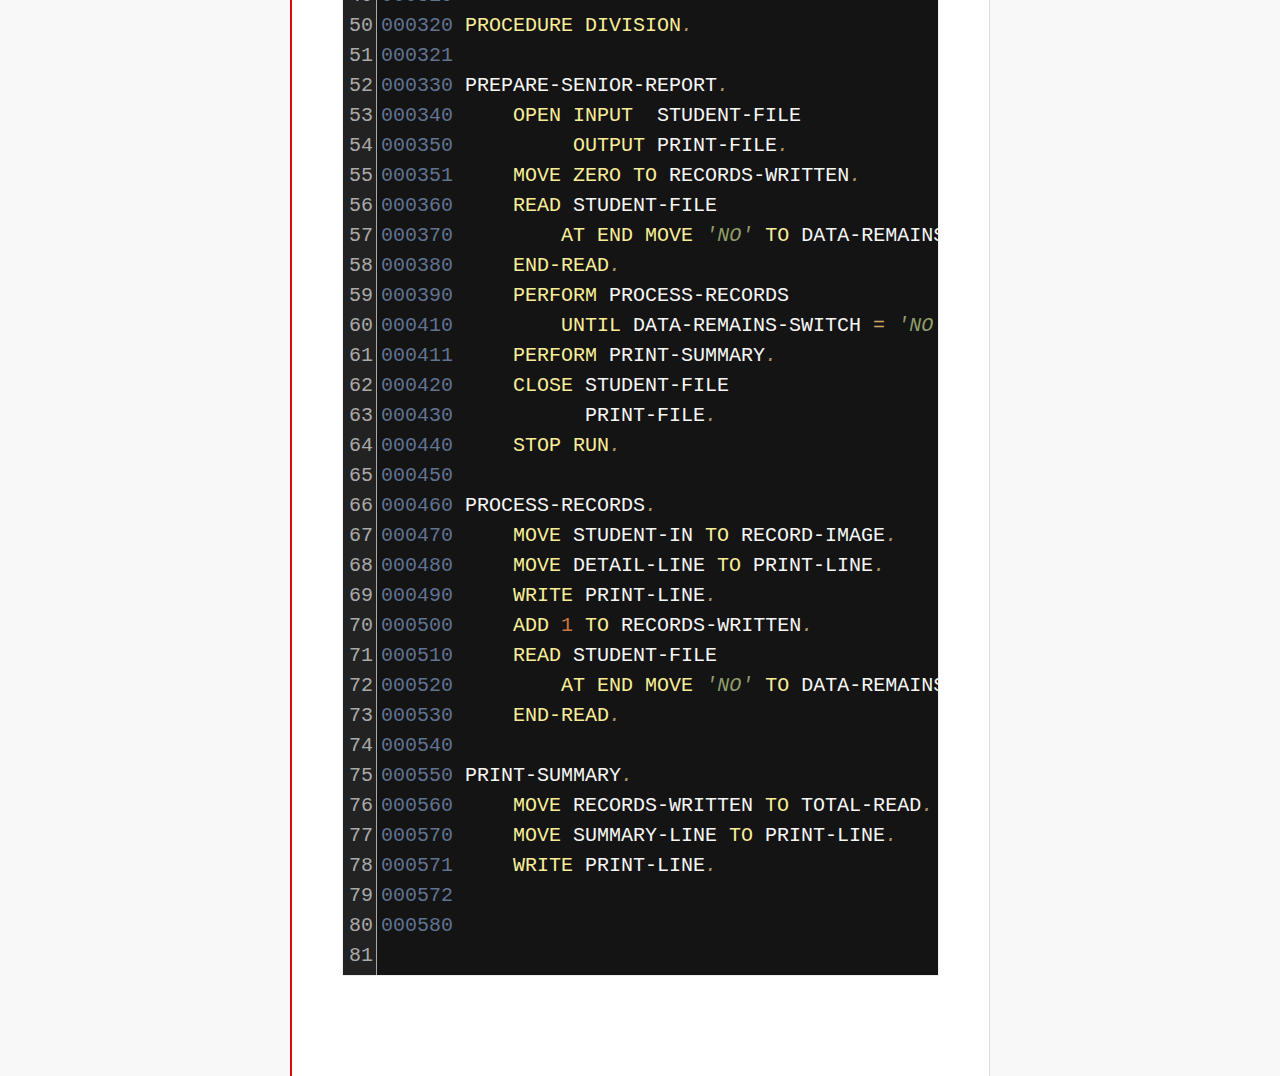
<file: codemirror-5.65.15/mode/cobol/index.html>
<!doctype html>

<title>CodeMirror: COBOL mode</title>
<meta charset="utf-8"/>
<link rel=stylesheet href="../../doc/docs.css">

<link rel="stylesheet" href="../../lib/codemirror.css">
<link rel="stylesheet" href="../../theme/neat.css">
<link rel="stylesheet" href="../../theme/elegant.css">
<link rel="stylesheet" href="../../theme/erlang-dark.css">
<link rel="stylesheet" href="../../theme/night.css">
<link rel="stylesheet" href="../../theme/monokai.css">
<link rel="stylesheet" href="../../theme/cobalt.css">
<link rel="stylesheet" href="../../theme/eclipse.css">
<link rel="stylesheet" href="../../theme/rubyblue.css">
<link rel="stylesheet" href="../../theme/lesser-dark.css">
<link rel="stylesheet" href="../../theme/xq-dark.css">
<link rel="stylesheet" href="../../theme/xq-light.css">
<link rel="stylesheet" href="../../theme/ambiance.css">
<link rel="stylesheet" href="../../theme/blackboard.css">
<link rel="stylesheet" href="../../theme/vibrant-ink.css">
<link rel="stylesheet" href="../../theme/solarized.css">
<link rel="stylesheet" href="../../theme/twilight.css">
<link rel="stylesheet" href="../../theme/midnight.css">
<link rel="stylesheet" href="../../addon/dialog/dialog.css">
<script src="../../lib/codemirror.js"></script>
<script src="../../addon/edit/matchbrackets.js"></script>
<script src="cobol.js"></script>
<script src="../../addon/selection/active-line.js"></script>
<script src="../../addon/search/search.js"></script>
<script src="../../addon/dialog/dialog.js"></script>
<script src="../../addon/search/searchcursor.js"></script>
<style>
        .CodeMirror {
          border: 1px solid #eee;
          font-size : 20px;
          height : auto !important;
        }
        .CodeMirror-activeline-background {background: #555555 !important;}
    </style>
<div id=nav>
  <a href="https://codemirror.net/5"><h1>CodeMirror</h1><img id=logo src="../../doc/logo.png" alt=""></a>

  <ul>
    <li><a href="../../index.html">Home</a>
    <li><a href="../../doc/manual.html">Manual</a>
    <li><a href="https://github.com/codemirror/codemirror5">Code</a>
  </ul>
  <ul>
    <li><a href="../index.html">Language modes</a>
    <li><a class=active href="#">COBOL</a>
  </ul>
</div>

<article>
<h2>COBOL mode</h2>

    <p> Select Theme <select onchange="selectTheme()" id="selectTheme">
        <option>default</option>
        <option>ambiance</option>
        <option>blackboard</option>
        <option>cobalt</option>
        <option>eclipse</option>
        <option>elegant</option>
        <option>erlang-dark</option>
        <option>lesser-dark</option>
        <option>midnight</option>
        <option>monokai</option>
        <option>neat</option>
        <option>night</option>
        <option>rubyblue</option>
        <option>solarized dark</option>
        <option>solarized light</option>
        <option selected>twilight</option>
        <option>vibrant-ink</option>
        <option>xq-dark</option>
        <option>xq-light</option>
    </select>    Select Font Size <select onchange="selectFontsize()" id="selectFontSize">
          <option value="13px">13px</option>
          <option value="14px">14px</option>
          <option value="16px">16px</option>
          <option value="18px">18px</option>
          <option value="20px" selected="selected">20px</option>
          <option value="24px">24px</option>
          <option value="26px">26px</option>
          <option value="28px">28px</option>
          <option value="30px">30px</option>
          <option value="32px">32px</option>
          <option value="34px">34px</option>
          <option value="36px">36px</option>
        </select>
<label for="checkBoxReadOnly">Read-only</label>
<input type="checkbox" id="checkBoxReadOnly" onchange="selectReadOnly()">
<label for="id_tabToIndentSpace">Insert Spaces on Tab</label>
<input type="checkbox" id="id_tabToIndentSpace" onchange="tabToIndentSpace()">
</p>
<textarea id="code" name="code">
---------1---------2---------3---------4---------5---------6---------7---------8
12345678911234567892123456789312345678941234567895123456789612345678971234567898
000010 IDENTIFICATION DIVISION.                                        MODTGHERE
000020 PROGRAM-ID.       SAMPLE.
000030 AUTHOR.           TEST SAM. 
000040 DATE-WRITTEN.     5 February 2013
000041
000042* A sample program just to show the form.
000043* The program copies its input to the output,
000044* and counts the number of records.
000045* At the end this number is printed.
000046
000050 ENVIRONMENT DIVISION.
000060 INPUT-OUTPUT SECTION.
000070 FILE-CONTROL.
000080     SELECT STUDENT-FILE     ASSIGN TO SYSIN
000090         ORGANIZATION IS LINE SEQUENTIAL.
000100     SELECT PRINT-FILE       ASSIGN TO SYSOUT
000110         ORGANIZATION IS LINE SEQUENTIAL.
000120
000130 DATA DIVISION.
000140 FILE SECTION.
000150 FD  STUDENT-FILE
000160     RECORD CONTAINS 43 CHARACTERS
000170     DATA RECORD IS STUDENT-IN.
000180 01  STUDENT-IN              PIC X(43).
000190
000200 FD  PRINT-FILE
000210     RECORD CONTAINS 80 CHARACTERS
000220     DATA RECORD IS PRINT-LINE.
000230 01  PRINT-LINE              PIC X(80).
000240
000250 WORKING-STORAGE SECTION.
000260 01  DATA-REMAINS-SWITCH     PIC X(2)      VALUE SPACES.
000261 01  RECORDS-WRITTEN         PIC 99.
000270
000280 01  DETAIL-LINE.
000290     05  FILLER              PIC X(7)      VALUE SPACES.
000300     05  RECORD-IMAGE        PIC X(43).
000310     05  FILLER              PIC X(30)     VALUE SPACES.
000311 
000312 01  SUMMARY-LINE.
000313     05  FILLER              PIC X(7)      VALUE SPACES.
000314     05  TOTAL-READ          PIC 99.
000315     05  FILLER              PIC X         VALUE SPACE.
000316     05  FILLER              PIC X(17)     
000317                 VALUE  'Records were read'.
000318     05  FILLER              PIC X(53)     VALUE SPACES.
000319
000320 PROCEDURE DIVISION.
000321
000330 PREPARE-SENIOR-REPORT.
000340     OPEN INPUT  STUDENT-FILE
000350          OUTPUT PRINT-FILE.
000351     MOVE ZERO TO RECORDS-WRITTEN.
000360     READ STUDENT-FILE
000370         AT END MOVE 'NO' TO DATA-REMAINS-SWITCH
000380     END-READ.
000390     PERFORM PROCESS-RECORDS
000410         UNTIL DATA-REMAINS-SWITCH = 'NO'.
000411     PERFORM PRINT-SUMMARY.
000420     CLOSE STUDENT-FILE
000430           PRINT-FILE.
000440     STOP RUN.
000450
000460 PROCESS-RECORDS.
000470     MOVE STUDENT-IN TO RECORD-IMAGE.
000480     MOVE DETAIL-LINE TO PRINT-LINE.
000490     WRITE PRINT-LINE.
000500     ADD 1 TO RECORDS-WRITTEN.
000510     READ STUDENT-FILE
000520         AT END MOVE 'NO' TO DATA-REMAINS-SWITCH
000530     END-READ. 
000540
000550 PRINT-SUMMARY.
000560     MOVE RECORDS-WRITTEN TO TOTAL-READ.
000570     MOVE SUMMARY-LINE TO PRINT-LINE.
000571     WRITE PRINT-LINE. 
000572
000580
</textarea>
    <script>
      var editor = CodeMirror.fromTextArea(document.getElementById("code"), {
        lineNumbers: true,
        matchBrackets: true,
        mode: "text/x-cobol",
        theme : "twilight",
        styleActiveLine: true,
        showCursorWhenSelecting : true,  
      });
      function selectTheme() {
        var themeInput = document.getElementById("selectTheme");
        var theme = themeInput.options[themeInput.selectedIndex].innerHTML;
        editor.setOption("theme", theme);
      }
      function selectFontsize() {
        var fontSizeInput = document.getElementById("selectFontSize");
        var fontSize = fontSizeInput.options[fontSizeInput.selectedIndex].innerHTML;
        editor.getWrapperElement().style.fontSize = fontSize;
        editor.refresh();
      }
      function selectReadOnly() {
        editor.setOption("readOnly", document.getElementById("checkBoxReadOnly").checked);
      }
      function tabToIndentSpace() {
        if (document.getElementById("id_tabToIndentSpace").checked) {
            editor.setOption("extraKeys", {Tab: function(cm) { cm.replaceSelection("    ", "end"); }});
        } else {
            editor.setOption("extraKeys", {Tab: function(cm) { cm.replaceSelection("    ", "end"); }});
        }
      }
    </script>
  </article>
</file>
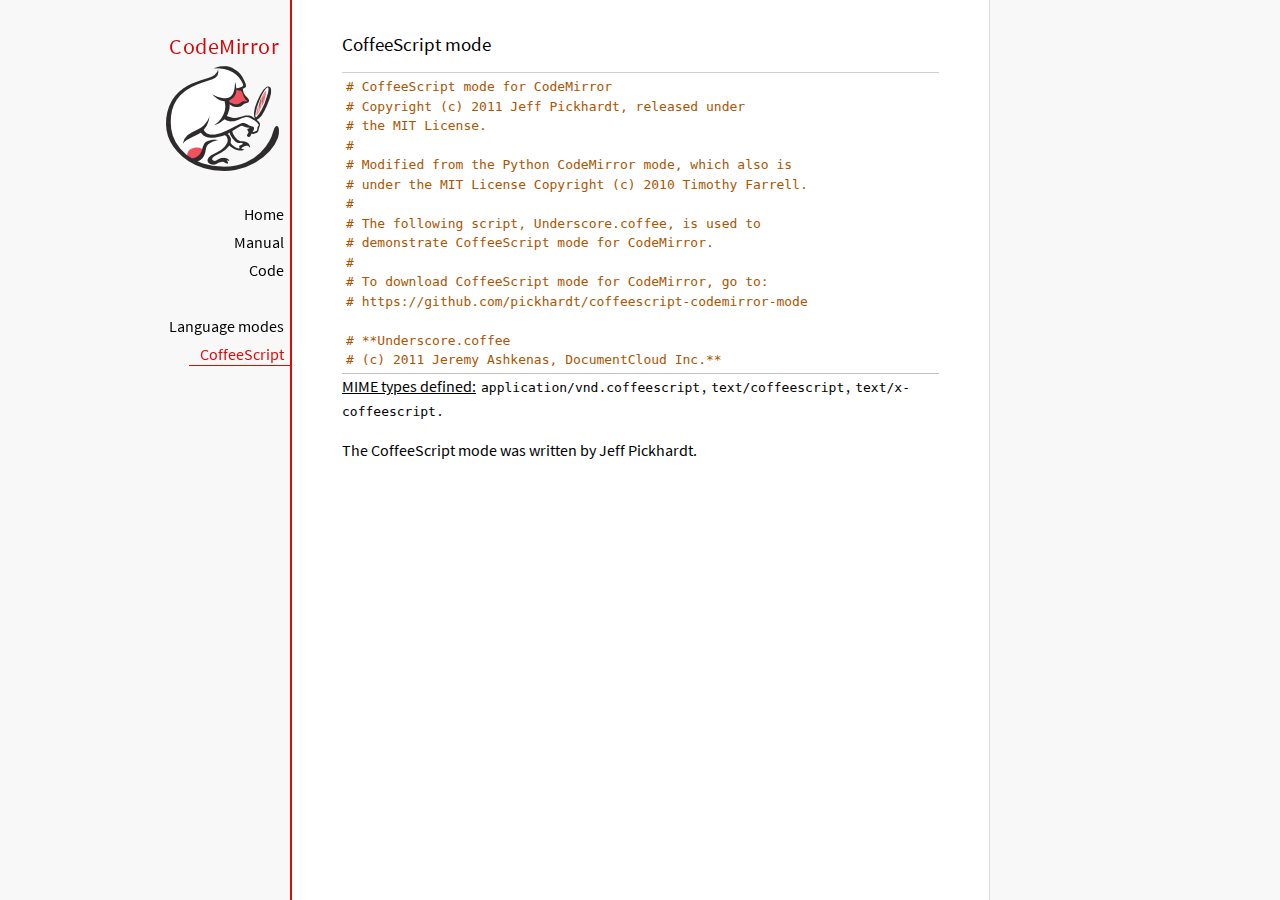
<file: codemirror-5.65.15/mode/coffeescript/index.html>
<!doctype html>

<title>CodeMirror: CoffeeScript mode</title>
<meta charset="utf-8"/>
<link rel=stylesheet href="../../doc/docs.css">

<link rel="stylesheet" href="../../lib/codemirror.css">
<script src="../../lib/codemirror.js"></script>
<script src="coffeescript.js"></script>
<style>.CodeMirror {border-top: 1px solid silver; border-bottom: 1px solid silver;}</style>
<div id=nav>
  <a href="https://codemirror.net/5"><h1>CodeMirror</h1><img id=logo src="../../doc/logo.png" alt=""></a>

  <ul>
    <li><a href="../../index.html">Home</a>
    <li><a href="../../doc/manual.html">Manual</a>
    <li><a href="https://github.com/codemirror/codemirror5">Code</a>
  </ul>
  <ul>
    <li><a href="../index.html">Language modes</a>
    <li><a class=active href="#">CoffeeScript</a>
  </ul>
</div>

<article>
<h2>CoffeeScript mode</h2>
<form><textarea id="code" name="code">
# CoffeeScript mode for CodeMirror
# Copyright (c) 2011 Jeff Pickhardt, released under
# the MIT License.
#
# Modified from the Python CodeMirror mode, which also is 
# under the MIT License Copyright (c) 2010 Timothy Farrell.
#
# The following script, Underscore.coffee, is used to 
# demonstrate CoffeeScript mode for CodeMirror.
#
# To download CoffeeScript mode for CodeMirror, go to:
# https://github.com/pickhardt/coffeescript-codemirror-mode

# **Underscore.coffee
# (c) 2011 Jeremy Ashkenas, DocumentCloud Inc.**
# Underscore is freely distributable under the terms of the
# [MIT license](http://en.wikipedia.org/wiki/MIT_License).
# Portions of Underscore are inspired by or borrowed from
# [Prototype.js](http://prototypejs.org/api), Oliver Steele's
# [Functional](http://osteele.com), and John Resig's
# [Micro-Templating](http://ejohn.org).
# For all details and documentation:
# http://documentcloud.github.com/underscore/


# Baseline setup
# --------------

# Establish the root object, `window` in the browser, or `global` on the server.
root = this


# Save the previous value of the `_` variable.
previousUnderscore = root._

### Multiline
    comment
###

# Establish the object that gets thrown to break out of a loop iteration.
# `StopIteration` is SOP on Mozilla.
breaker = if typeof(StopIteration) is 'undefined' then '__break__' else StopIteration


#### Docco style single line comment (title)


# Helper function to escape **RegExp** contents, because JS doesn't have one.
escapeRegExp = (string) -> string.replace(/([.*+?^${}()|[\]\/\\])/g, '\\$1')


# Save bytes in the minified (but not gzipped) version:
ArrayProto = Array.prototype
ObjProto = Object.prototype


# Create quick reference variables for speed access to core prototypes.
slice = ArrayProto.slice
unshift = ArrayProto.unshift
toString = ObjProto.toString
hasOwnProperty = ObjProto.hasOwnProperty
propertyIsEnumerable = ObjProto.propertyIsEnumerable


# All **ECMA5** native implementations we hope to use are declared here.
nativeForEach = ArrayProto.forEach
nativeMap = ArrayProto.map
nativeReduce = ArrayProto.reduce
nativeReduceRight = ArrayProto.reduceRight
nativeFilter = ArrayProto.filter
nativeEvery = ArrayProto.every
nativeSome = ArrayProto.some
nativeIndexOf = ArrayProto.indexOf
nativeLastIndexOf = ArrayProto.lastIndexOf
nativeIsArray = Array.isArray
nativeKeys = Object.keys


# Create a safe reference to the Underscore object for use below.
_ = (obj) -> new wrapper(obj)


# Export the Underscore object for **CommonJS**.
if typeof(exports) != 'undefined' then exports._ = _


# Export Underscore to global scope.
root._ = _


# Current version.
_.VERSION = '1.1.0'


# Collection Functions
# --------------------

# The cornerstone, an **each** implementation.
# Handles objects implementing **forEach**, arrays, and raw objects.
_.each = (obj, iterator, context) ->
  try
    if nativeForEach and obj.forEach is nativeForEach
      obj.forEach iterator, context
    else if _.isNumber obj.length
      iterator.call context, obj[i], i, obj for i in [0...obj.length]
    else
      iterator.call context, val, key, obj for own key, val of obj
  catch e
    throw e if e isnt breaker
  obj


# Return the results of applying the iterator to each element. Use JavaScript
# 1.6's version of **map**, if possible.
_.map = (obj, iterator, context) ->
  return obj.map(iterator, context) if nativeMap and obj.map is nativeMap
  results = []
  _.each obj, (value, index, list) ->
    results.push iterator.call context, value, index, list
  results


# **Reduce** builds up a single result from a list of values. Also known as
# **inject**, or **foldl**. Uses JavaScript 1.8's version of **reduce**, if possible.
_.reduce = (obj, iterator, memo, context) ->
  if nativeReduce and obj.reduce is nativeReduce
    iterator = _.bind iterator, context if context
    return obj.reduce iterator, memo
  _.each obj, (value, index, list) ->
    memo = iterator.call context, memo, value, index, list
  memo


# The right-associative version of **reduce**, also known as **foldr**. Uses
# JavaScript 1.8's version of **reduceRight**, if available.
_.reduceRight = (obj, iterator, memo, context) ->
  if nativeReduceRight and obj.reduceRight is nativeReduceRight
    iterator = _.bind iterator, context if context
    return obj.reduceRight iterator, memo
  reversed = _.clone(_.toArray(obj)).reverse()
  _.reduce reversed, iterator, memo, context


# Return the first value which passes a truth test.
_.detect = (obj, iterator, context) ->
  result = null
  _.each obj, (value, index, list) ->
    if iterator.call context, value, index, list
      result = value
      _.breakLoop()
  result


# Return all the elements that pass a truth test. Use JavaScript 1.6's
# **filter**, if it exists.
_.filter = (obj, iterator, context) ->
  return obj.filter iterator, context if nativeFilter and obj.filter is nativeFilter
  results = []
  _.each obj, (value, index, list) ->
    results.push value if iterator.call context, value, index, list
  results


# Return all the elements for which a truth test fails.
_.reject = (obj, iterator, context) ->
  results = []
  _.each obj, (value, index, list) ->
    results.push value if not iterator.call context, value, index, list
  results


# Determine whether all of the elements match a truth test. Delegate to
# JavaScript 1.6's **every**, if it is present.
_.every = (obj, iterator, context) ->
  iterator ||= _.identity
  return obj.every iterator, context if nativeEvery and obj.every is nativeEvery
  result = true
  _.each obj, (value, index, list) ->
    _.breakLoop() unless (result = result and iterator.call(context, value, index, list))
  result


# Determine if at least one element in the object matches a truth test. Use
# JavaScript 1.6's **some**, if it exists.
_.some = (obj, iterator, context) ->
  iterator ||= _.identity
  return obj.some iterator, context if nativeSome and obj.some is nativeSome
  result = false
  _.each obj, (value, index, list) ->
    _.breakLoop() if (result = iterator.call(context, value, index, list))
  result


# Determine if a given value is included in the array or object,
# based on `===`.
_.include = (obj, target) ->
  return _.indexOf(obj, target) isnt -1 if nativeIndexOf and obj.indexOf is nativeIndexOf
  return true for own key, val of obj when val is target
  false


# Invoke a method with arguments on every item in a collection.
_.invoke = (obj, method) ->
  args = _.rest arguments, 2
  (if method then val[method] else val).apply(val, args) for val in obj


# Convenience version of a common use case of **map**: fetching a property.
_.pluck = (obj, key) ->
  _.map(obj, (val) -> val[key])


# Return the maximum item or (item-based computation).
_.max = (obj, iterator, context) ->
  return Math.max.apply(Math, obj) if not iterator and _.isArray(obj)
  result = computed: -Infinity
  _.each obj, (value, index, list) ->
    computed = if iterator then iterator.call(context, value, index, list) else value
    computed >= result.computed and (result = {value: value, computed: computed})
  result.value


# Return the minimum element (or element-based computation).
_.min = (obj, iterator, context) ->
  return Math.min.apply(Math, obj) if not iterator and _.isArray(obj)
  result = computed: Infinity
  _.each obj, (value, index, list) ->
    computed = if iterator then iterator.call(context, value, index, list) else value
    computed < result.computed and (result = {value: value, computed: computed})
  result.value


# Sort the object's values by a criterion produced by an iterator.
_.sortBy = (obj, iterator, context) ->
  _.pluck(((_.map obj, (value, index, list) ->
    {value: value, criteria: iterator.call(context, value, index, list)}
  ).sort((left, right) ->
    a = left.criteria; b = right.criteria
    if a < b then -1 else if a > b then 1 else 0
  )), 'value')


# Use a comparator function to figure out at what index an object should
# be inserted so as to maintain order. Uses binary search.
_.sortedIndex = (array, obj, iterator) ->
  iterator ||= _.identity
  low = 0
  high = array.length
  while low < high
    mid = (low + high) >> 1
    if iterator(array[mid]) < iterator(obj) then low = mid + 1 else high = mid
  low


# Convert anything iterable into a real, live array.
_.toArray = (iterable) ->
  return [] if (!iterable)
  return iterable.toArray() if (iterable.toArray)
  return iterable if (_.isArray(iterable))
  return slice.call(iterable) if (_.isArguments(iterable))
  _.values(iterable)


# Return the number of elements in an object.
_.size = (obj) -> _.toArray(obj).length


# Array Functions
# ---------------

# Get the first element of an array. Passing `n` will return the first N
# values in the array. Aliased as **head**. The `guard` check allows it to work
# with **map**.
_.first = (array, n, guard) ->
  if n and not guard then slice.call(array, 0, n) else array[0]


# Returns everything but the first entry of the array. Aliased as **tail**.
# Especially useful on the arguments object. Passing an `index` will return
# the rest of the values in the array from that index onward. The `guard`
# check allows it to work with **map**.
_.rest = (array, index, guard) ->
  slice.call(array, if _.isUndefined(index) or guard then 1 else index)


# Get the last element of an array.
_.last = (array) -> array[array.length - 1]


# Trim out all falsy values from an array.
_.compact = (array) -> item for item in array when item


# Return a completely flattened version of an array.
_.flatten = (array) ->
  _.reduce array, (memo, value) ->
    return memo.concat(_.flatten(value)) if _.isArray value
    memo.push value
    memo
  , []


# Return a version of the array that does not contain the specified value(s).
_.without = (array) ->
  values = _.rest arguments
  val for val in _.toArray(array) when not _.include values, val


# Produce a duplicate-free version of the array. If the array has already
# been sorted, you have the option of using a faster algorithm.
_.uniq = (array, isSorted) ->
  memo = []
  for el, i in _.toArray array
    memo.push el if i is 0 || (if isSorted is true then _.last(memo) isnt el else not _.include(memo, el))
  memo


# Produce an array that contains every item shared between all the
# passed-in arrays.
_.intersect = (array) ->
  rest = _.rest arguments
  _.select _.uniq(array), (item) ->
    _.all rest, (other) ->
      _.indexOf(other, item) >= 0


# Zip together multiple lists into a single array -- elements that share
# an index go together.
_.zip = ->
  length = _.max _.pluck arguments, 'length'
  results = new Array length
  for i in [0...length]
    results[i] = _.pluck arguments, String i
  results


# If the browser doesn't supply us with **indexOf** (I'm looking at you, MSIE),
# we need this function. Return the position of the first occurrence of an
# item in an array, or -1 if the item is not included in the array.
_.indexOf = (array, item) ->
  return array.indexOf item if nativeIndexOf and array.indexOf is nativeIndexOf
  i = 0; l = array.length
  while l - i
    if array[i] is item then return i else i++
  -1


# Provide JavaScript 1.6's **lastIndexOf**, delegating to the native function,
# if possible.
_.lastIndexOf = (array, item) ->
  return array.lastIndexOf(item) if nativeLastIndexOf and array.lastIndexOf is nativeLastIndexOf
  i = array.length
  while i
    if array[i] is item then return i else i--
  -1


# Generate an integer Array containing an arithmetic progression. A port of
# [the native Python **range** function](http://docs.python.org/library/functions.html#range).
_.range = (start, stop, step) ->
  a = arguments
  solo = a.length <= 1
  i = start = if solo then 0 else a[0]
  stop = if solo then a[0] else a[1]
  step = a[2] or 1
  len = Math.ceil((stop - start) / step)
  return [] if len <= 0
  range = new Array len
  idx = 0
  loop
    return range if (if step > 0 then i - stop else stop - i) >= 0
    range[idx] = i
    idx++
    i+= step


# Function Functions
# ------------------

# Create a function bound to a given object (assigning `this`, and arguments,
# optionally). Binding with arguments is also known as **curry**.
_.bind = (func, obj) ->
  args = _.rest arguments, 2
  -> func.apply obj or root, args.concat arguments


# Bind all of an object's methods to that object. Useful for ensuring that
# all callbacks defined on an object belong to it.
_.bindAll = (obj) ->
  funcs = if arguments.length > 1 then _.rest(arguments) else _.functions(obj)
  _.each funcs, (f) -> obj[f] = _.bind obj[f], obj
  obj


# Delays a function for the given number of milliseconds, and then calls
# it with the arguments supplied.
_.delay = (func, wait) ->
  args = _.rest arguments, 2
  setTimeout((-> func.apply(func, args)), wait)


# Memoize an expensive function by storing its results.
_.memoize = (func, hasher) ->
  memo = {}
  hasher or= _.identity
  ->
    key = hasher.apply this, arguments
    return memo[key] if key of memo
    memo[key] = func.apply this, arguments


# Defers a function, scheduling it to run after the current call stack has
# cleared.
_.defer = (func) ->
  _.delay.apply _, [func, 1].concat _.rest arguments


# Returns the first function passed as an argument to the second,
# allowing you to adjust arguments, run code before and after, and
# conditionally execute the original function.
_.wrap = (func, wrapper) ->
  -> wrapper.apply wrapper, [func].concat arguments


# Returns a function that is the composition of a list of functions, each
# consuming the return value of the function that follows.
_.compose = ->
  funcs = arguments
  ->
    args = arguments
    for i in [funcs.length - 1..0] by -1
      args = [funcs[i].apply(this, args)]
    args[0]


# Object Functions
# ----------------

# Retrieve the names of an object's properties.
_.keys = nativeKeys or (obj) ->
  return _.range 0, obj.length if _.isArray(obj)
  key for key, val of obj


# Retrieve the values of an object's properties.
_.values = (obj) ->
  _.map obj, _.identity


# Return a sorted list of the function names available in Underscore.
_.functions = (obj) ->
  _.filter(_.keys(obj), (key) -> _.isFunction(obj[key])).sort()


# Extend a given object with all of the properties in a source object.
_.extend = (obj) ->
  for source in _.rest(arguments)
    obj[key] = val for key, val of source
  obj


# Create a (shallow-cloned) duplicate of an object.
_.clone = (obj) ->
  return obj.slice 0 if _.isArray obj
  _.extend {}, obj


# Invokes interceptor with the obj, and then returns obj.
# The primary purpose of this method is to "tap into" a method chain,
# in order to perform operations on intermediate results within
 the chain.
_.tap = (obj, interceptor) ->
  interceptor obj
  obj


# Perform a deep comparison to check if two objects are equal.
_.isEqual = (a, b) ->
  # Check object identity.
  return true if a is b
  # Different types?
  atype = typeof(a); btype = typeof(b)
  return false if atype isnt btype
  # Basic equality test (watch out for coercions).
  return true if `a == b`
  # One is falsy and the other truthy.
  return false if (!a and b) or (a and !b)
  # One of them implements an `isEqual()`?
  return a.isEqual(b) if a.isEqual
  # Check dates' integer values.
  return a.getTime() is b.getTime() if _.isDate(a) and _.isDate(b)
  # Both are NaN?
  return false if _.isNaN(a) and _.isNaN(b)
  # Compare regular expressions.
  if _.isRegExp(a) and _.isRegExp(b)
    return a.source is b.source and
           a.global is b.global and
           a.ignoreCase is b.ignoreCase and
           a.multiline is b.multiline
  # If a is not an object by this point, we can't handle it.
  return false if atype isnt 'object'
  # Check for different array lengths before comparing contents.
  return false if a.length and (a.length isnt b.length)
  # Nothing else worked, deep compare the contents.
  aKeys = _.keys(a); bKeys = _.keys(b)
  # Different object sizes?
  return false if aKeys.length isnt bKeys.length
  # Recursive comparison of contents.
  return false for key, val of a when !(key of b) or !_.isEqual(val, b[key])
  true


# Is a given array or object empty?
_.isEmpty = (obj) ->
  return obj.length is 0 if _.isArray(obj) or _.isString(obj)
  return false for own key of obj
  true


# Is a given value a DOM element?
_.isElement = (obj) -> obj and obj.nodeType is 1


# Is a given value an array?
_.isArray = nativeIsArray or (obj) -> !!(obj and obj.concat and obj.unshift and not obj.callee)


# Is a given variable an arguments object?
_.isArguments = (obj) -> obj and obj.callee


# Is the given value a function?
_.isFunction = (obj) -> !!(obj and obj.constructor and obj.call and obj.apply)


# Is the given value a string?
_.isString = (obj) -> !!(obj is '' or (obj and obj.charCodeAt and obj.substr))


# Is a given value a number?
_.isNumber = (obj) -> (obj is +obj) or toString.call(obj) is '[object Number]'


# Is a given value a boolean?
_.isBoolean = (obj) -> obj is true or obj is false


# Is a given value a Date?
_.isDate = (obj) -> !!(obj and obj.getTimezoneOffset and obj.setUTCFullYear)


# Is the given value a regular expression?
_.isRegExp = (obj) -> !!(obj and obj.exec and (obj.ignoreCase or obj.ignoreCase is false))


# Is the given value NaN -- this one is interesting. `NaN != NaN`, and
# `isNaN(undefined) == true`, so we make sure it's a number first.
_.isNaN = (obj) -> _.isNumber(obj) and window.isNaN(obj)


# Is a given value equal to null?
_.isNull = (obj) -> obj is null


# Is a given variable undefined?
_.isUndefined = (obj) -> typeof obj is 'undefined'


# Utility Functions
# -----------------

# Run Underscore.js in noConflict mode, returning the `_` variable to its
# previous owner. Returns a reference to the Underscore object.
_.noConflict = ->
  root._ = previousUnderscore
  this


# Keep the identity function around for default iterators.
_.identity = (value) -> value


# Run a function `n` times.
_.times = (n, iterator, context) ->
  iterator.call context, i for i in [0...n]


# Break out of the middle of an iteration.
_.breakLoop = -> throw breaker


# Add your own custom functions to the Underscore object, ensuring that
# they're correctly added to the OOP wrapper as well.
_.mixin = (obj) ->
  for name in _.functions(obj)
    addToWrapper name, _[name] = obj[name]


# Generate a unique integer id (unique within the entire client session).
# Useful for temporary DOM ids.
idCounter = 0
_.uniqueId = (prefix) ->
  (prefix or '') + idCounter++


# By default, Underscore uses **ERB**-style template delimiters, change the
# following template settings to use alternative delimiters.
_.templateSettings = {
  start: '<%'
  end: '%>'
  interpolate: /<%=(.+?)%>/g
}


# JavaScript templating a-la **ERB**, pilfered from John Resig's
# *Secrets of the JavaScript Ninja*, page 83.
# Single-quote fix from Rick Strahl.
# With alterations for arbitrary delimiters, and to preserve whitespace.
_.template = (str, data) ->
  c = _.templateSettings
  endMatch = new RegExp("'(?=[^"+c.end.substr(0, 1)+"]*"+escapeRegExp(c.end)+")","g")
  fn = new Function 'obj',
    'var p=[],print=function(){p.push.apply(p,arguments);};' +
    'with(obj||{}){p.push(\'' +
    str.replace(/\r/g, '\\r')
       .replace(/\n/g, '\\n')
       .replace(/\t/g, '\\t')
       .replace(endMatch,"���")
       .split("'").join("\\'")
       .split("���").join("'")
       .replace(c.interpolate, "',$1,'")
       .split(c.start).join("');")
       .split(c.end).join("p.push('") +
       "');}return p.join('');"
  if data then fn(data) else fn


# Aliases
# -------

_.forEach = _.each
_.foldl = _.inject = _.reduce
_.foldr = _.reduceRight
_.select = _.filter
_.all = _.every
_.any = _.some
_.contains = _.include
_.head = _.first
_.tail = _.rest
_.methods = _.functions


# Setup the OOP Wrapper
# ---------------------

# If Underscore is called as a function, it returns a wrapped object that
# can be used OO-style. This wrapper holds altered versions of all the
# underscore functions. Wrapped objects may be chained.
wrapper = (obj) ->
  this._wrapped = obj
  this


# Helper function to continue chaining intermediate results.
result = (obj, chain) ->
  if chain then _(obj).chain() else obj


# A method to easily add functions to the OOP wrapper.
addToWrapper = (name, func) ->
  wrapper.prototype[name] = ->
    args = _.toArray arguments
    unshift.call args, this._wrapped
    result func.apply(_, args), this._chain


# Add all ofthe Underscore functions to the wrapper object.
_.mixin _


# Add all mutator Array functions to the wrapper.
_.each ['pop', 'push', 'reverse', 'shift', 'sort', 'splice', 'unshift'], (name) ->
  method = Array.prototype[name]
  wrapper.prototype[name] = ->
    method.apply(this._wrapped, arguments)
    result(this._wrapped, this._chain)


# Add all accessor Array functions to the wrapper.
_.each ['concat', 'join', 'slice'], (name) ->
  method = Array.prototype[name]
  wrapper.prototype[name] = ->
    result(method.apply(this._wrapped, arguments), this._chain)


# Start chaining a wrapped Underscore object.
wrapper::chain = ->
  this._chain = true
  this


# Extracts the result from a wrapped and chained object.
wrapper::value = -> this._wrapped
</textarea></form>
    <script>
      var editor = CodeMirror.fromTextArea(document.getElementById("code"), {});
    </script>

    <p><strong>MIME types defined:</strong> <code>application/vnd.coffeescript</code>, <code>text/coffeescript</code>, <code>text/x-coffeescript</code>.</p>

    <p>The CoffeeScript mode was written by Jeff Pickhardt.</p>

  </article>
</file>
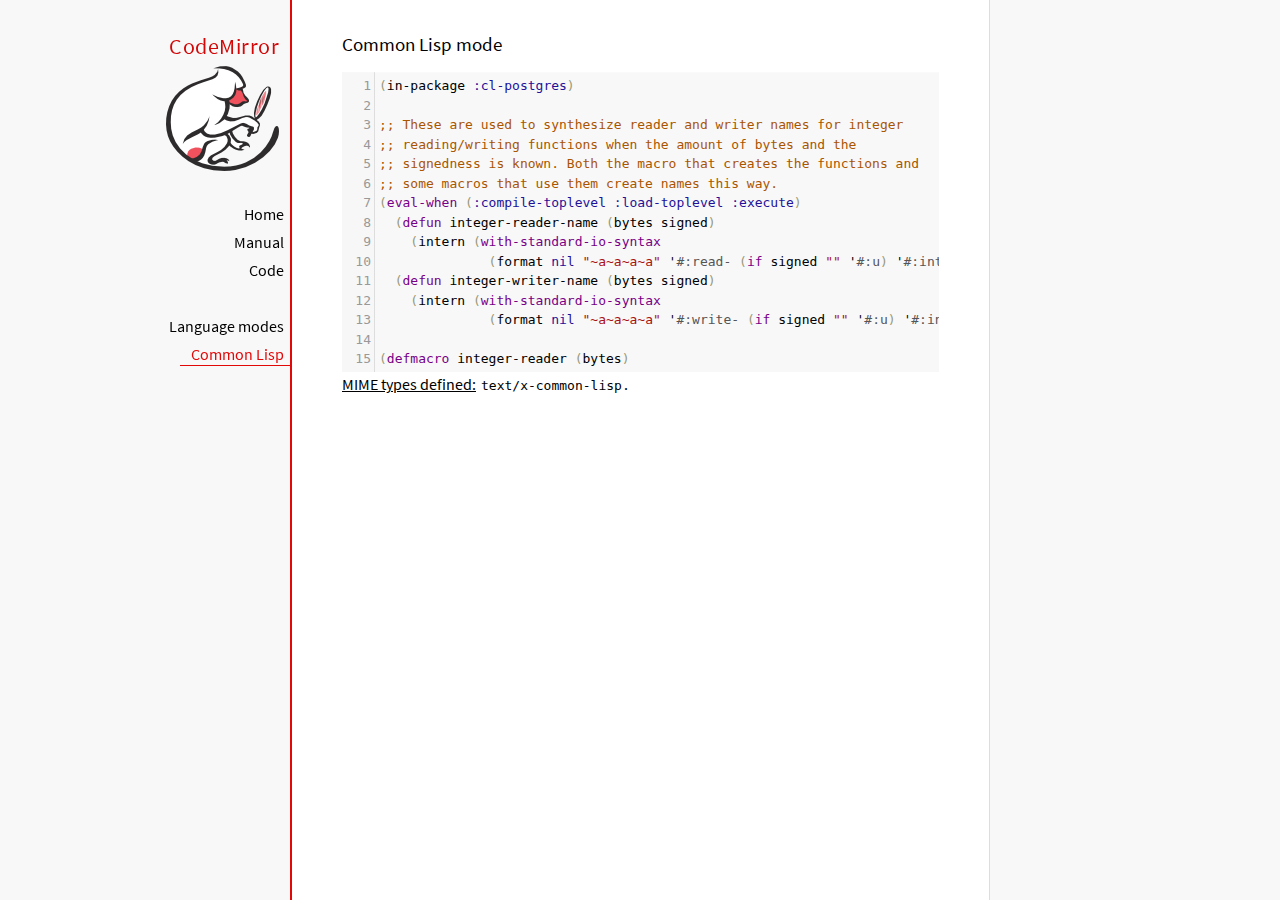
<file: codemirror-5.65.15/mode/commonlisp/index.html>
<!doctype html>

<title>CodeMirror: Common Lisp mode</title>
<meta charset="utf-8"/>
<link rel=stylesheet href="../../doc/docs.css">

<link rel="stylesheet" href="../../lib/codemirror.css">
<script src="../../lib/codemirror.js"></script>
<script src="commonlisp.js"></script>
<style>.CodeMirror {background: #f8f8f8;}</style>
<div id=nav>
  <a href="https://codemirror.net/5"><h1>CodeMirror</h1><img id=logo src="../../doc/logo.png" alt=""></a>

  <ul>
    <li><a href="../../index.html">Home</a>
    <li><a href="../../doc/manual.html">Manual</a>
    <li><a href="https://github.com/codemirror/codemirror5">Code</a>
  </ul>
  <ul>
    <li><a href="../index.html">Language modes</a>
    <li><a class=active href="#">Common Lisp</a>
  </ul>
</div>

<article>
<h2>Common Lisp mode</h2>
<form><textarea id="code" name="code">(in-package :cl-postgres)

;; These are used to synthesize reader and writer names for integer
;; reading/writing functions when the amount of bytes and the
;; signedness is known. Both the macro that creates the functions and
;; some macros that use them create names this way.
(eval-when (:compile-toplevel :load-toplevel :execute)
  (defun integer-reader-name (bytes signed)
    (intern (with-standard-io-syntax
              (format nil "~a~a~a~a" '#:read- (if signed "" '#:u) '#:int bytes))))
  (defun integer-writer-name (bytes signed)
    (intern (with-standard-io-syntax
              (format nil "~a~a~a~a" '#:write- (if signed "" '#:u) '#:int bytes)))))

(defmacro integer-reader (bytes)
  "Create a function to read integers from a binary stream."
  (let ((bits (* bytes 8)))
    (labels ((return-form (signed)
               (if signed
                   `(if (logbitp ,(1- bits) result)
                        (dpb result (byte ,(1- bits) 0) -1)
                        result)
                   `result))
             (generate-reader (signed)
               `(defun ,(integer-reader-name bytes signed) (socket)
                  (declare (type stream socket)
                           #.*optimize*)
                  ,(if (= bytes 1)
                       `(let ((result (the (unsigned-byte 8) (read-byte socket))))
                          (declare (type (unsigned-byte 8) result))
                          ,(return-form signed))
                       `(let ((result 0))
                          (declare (type (unsigned-byte ,bits) result))
                          ,@(loop :for byte :from (1- bytes) :downto 0
                                   :collect `(setf (ldb (byte 8 ,(* 8 byte)) result)
                                                   (the (unsigned-byte 8) (read-byte socket))))
                          ,(return-form signed))))))
      `(progn
;; This causes weird errors on SBCL in some circumstances. Disabled for now.
;;         (declaim (inline ,(integer-reader-name bytes t)
;;                          ,(integer-reader-name bytes nil)))
         (declaim (ftype (function (t) (signed-byte ,bits))
                         ,(integer-reader-name bytes t)))
         ,(generate-reader t)
         (declaim (ftype (function (t) (unsigned-byte ,bits))
                         ,(integer-reader-name bytes nil)))
         ,(generate-reader nil)))))

(defmacro integer-writer (bytes)
  "Create a function to write integers to a binary stream."
  (let ((bits (* 8 bytes)))
    `(progn
      (declaim (inline ,(integer-writer-name bytes t)
                       ,(integer-writer-name bytes nil)))
      (defun ,(integer-writer-name bytes nil) (socket value)
        (declare (type stream socket)
                 (type (unsigned-byte ,bits) value)
                 #.*optimize*)
        ,@(if (= bytes 1)
              `((write-byte value socket))
              (loop :for byte :from (1- bytes) :downto 0
                    :collect `(write-byte (ldb (byte 8 ,(* byte 8)) value)
                               socket)))
        (values))
      (defun ,(integer-writer-name bytes t) (socket value)
        (declare (type stream socket)
                 (type (signed-byte ,bits) value)
                 #.*optimize*)
        ,@(if (= bytes 1)
              `((write-byte (ldb (byte 8 0) value) socket))
              (loop :for byte :from (1- bytes) :downto 0
                    :collect `(write-byte (ldb (byte 8 ,(* byte 8)) value)
                               socket)))
        (values)))))

;; All the instances of the above that we need.

(integer-reader 1)
(integer-reader 2)
(integer-reader 4)
(integer-reader 8)

(integer-writer 1)
(integer-writer 2)
(integer-writer 4)

(defun write-bytes (socket bytes)
  "Write a byte-array to a stream."
  (declare (type stream socket)
           (type (simple-array (unsigned-byte 8)) bytes)
           #.*optimize*)
  (write-sequence bytes socket))

(defun write-str (socket string)
  "Write a null-terminated string to a stream \(encoding it when UTF-8
support is enabled.)."
  (declare (type stream socket)
           (type string string)
           #.*optimize*)
  (enc-write-string string socket)
  (write-uint1 socket 0))

(declaim (ftype (function (t unsigned-byte)
                          (simple-array (unsigned-byte 8) (*)))
                read-bytes))
(defun read-bytes (socket length)
  "Read a byte array of the given length from a stream."
  (declare (type stream socket)
           (type fixnum length)
           #.*optimize*)
  (let ((result (make-array length :element-type '(unsigned-byte 8))))
    (read-sequence result socket)
    result))

(declaim (ftype (function (t) string) read-str))
(defun read-str (socket)
  "Read a null-terminated string from a stream. Takes care of encoding
when UTF-8 support is enabled."
  (declare (type stream socket)
           #.*optimize*)
  (enc-read-string socket :null-terminated t))

(defun skip-bytes (socket length)
  "Skip a given number of bytes in a binary stream."
  (declare (type stream socket)
           (type (unsigned-byte 32) length)
           #.*optimize*)
  (dotimes (i length)
    (read-byte socket)))

(defun skip-str (socket)
  "Skip a null-terminated string."
  (declare (type stream socket)
           #.*optimize*)
  (loop :for char :of-type fixnum = (read-byte socket)
        :until (zerop char)))

(defun ensure-socket-is-closed (socket &amp;key abort)
  (when (open-stream-p socket)
    (handler-case
        (close socket :abort abort)
      (error (error)
        (warn "Ignoring the error which happened while trying to close PostgreSQL socket: ~A" error)))))
</textarea></form>
    <script>
      var editor = CodeMirror.fromTextArea(document.getElementById("code"), {lineNumbers: true});
    </script>

    <p><strong>MIME types defined:</strong> <code>text/x-common-lisp</code>.</p>

  </article>
</file>
<file: style.css>
*{
    margin: 0;
    padding: 0;
    box-sizing: border-box;
    font-family: 'Lucida Sans', 'Lucida Sans Regular', 'Lucida Grande', 'Lucida Sans Unicode', Geneva, Verdana, sans-serif;
}
nav{
    display: flex;
    justify-content: space-between;
    align-items: center;
    padding: 20px;
    background:darkgoldenrod;
    
}
.logo{
    display: flex;
}
.logo h1{
    font-size: 30px;
    color: #feffff;
    font-family:cursive
}
.logo span{
 color: #8ae8e8;
 font-family:cursive
}
.logo img{
    width: 50px;
    height: 40px;
    padding-left: 10px;

}
.logo label{
    position: absolute;
    width: 45px;
    height: 22px;
    right: 20px;
    top: 20px;
    border: 2px solid;
    border-radius: 20px;
}
.logo label:before{
    position: absolute;
    content: '';
    width:20px;
    height: 20px;
    left: 1px;
    top: 1px;
    border-radius: 50%;
    background: #000;
    cursor: pointer;
    transition: 0.4s;
}
.logo label.active:before{
    left: 24px;
    background: #fff;
}
body.night{
    background: #2f3230;
    color: #fff;
}
.ide{
    margin:  20px;
    display: flex;
    border-bottom: 1px solid #d5d5d5;;
}
.ide button{
    background: transparent;
    border: none;
    color:darkgoldenrod;
}
.add-ide{
   display: flex;

   
    border-radius: 5px 5px 0 0;
    border: 1px solid #d5d5d5;
}
.add-ide p{
    padding: 8px;
    font-size: 15px;
    color:darkgoldenrod;
}
.add-ide i{
    text-align: center;
    padding: 8px;
}
.add-new{
    padding: 10px;
    border: 1px solid #d5d5d5;
    border-radius: 5px 5px 0 0;
}
.right-header button{
    font-size: 18px;
    color: #4ceded;
    
    padding: 8px;
    border: none;
    background: transparent;
    margin-left: 12px;
    cursor: pointer;

  

}
.right-header button:hover{
    color: #cef7f7;
}
.container{
    display: flex;
}

.editor{
    margin-left: 20px;
    width: 75%;
    height: 480px;
    border: 1px solid #d5d5d5;
  

}
.header{
   display: flex;
   padding: 8px;

  
    border: 1px solid #adaaaa;
    justify-content: space-between;

}
.left-header
{
    border: 1px solid #6a6565;
}

.left-header .language select{
    width: 180px;
    padding: 10px;
    background: transparent;
    color:darkgoldenrod;
    font-size: 15px;
   
    border: 1px solid #d5d5d5;
}
textarea {
    width: 100%;
   height: 420px;
   background: transparent;
   color: #29e1e1;
   font-size: 15px;
  
    padding: 10px;
    border: 1px solid #d5d5d5;
    overflow: hidden;
    overflow-y: scroll;
  }
  /*textarea.line {
    counter-increment: linecounter;
    line-height: 16px;
}

 textarea span.line::before {
    content: counter(linecounter);
    color: red;
    width: 30px;
    display: inline-block;
    border-right: 1px dotted #ccc;
    padding-right: 3px;
    margin-right: 5px;
    text-align: right;
    font-size: 11px;
    line-height: 16px;
}

textarea span.line:nth-child(odd)::before {
    background-color: #555;
} 
   */
.output{
   margin: 0 15px;
    width: 45%;
    height: 480px;
    border: 1px solid #d5d5d5;
}
.label-icon{
    border: 1px solid #d5d5d5;
    padding: 10px;

}
.output label{
    
    width:500px;
    color: #757171;
 
}
label i{
    padding: 8px;
}
   
#output{
  
    width: 100%;
    height: 95%;
    border: 0;
    outline: 0;
    overflow: hidden;
    overflow-y: scroll;

}
</file>
<file: codemirror-5.65.15/lib/codemirror.css>
/* BASICS */

.CodeMirror {
  /* Set height, width, borders, and global font properties here */
  font-family: monospace;
  height: 300px;
  color: black;
  direction: ltr;
}

/* PADDING */

.CodeMirror-lines {
  padding: 4px 0; /* Vertical padding around content */
}
.CodeMirror pre.CodeMirror-line,
.CodeMirror pre.CodeMirror-line-like {
  padding: 0 4px; /* Horizontal padding of content */
}

.CodeMirror-scrollbar-filler, .CodeMirror-gutter-filler {
  background-color: white; /* The little square between H and V scrollbars */
}

/* GUTTER */

.CodeMirror-gutters {
  border-right: 1px solid #ddd;
  background-color: #f7f7f7;
  white-space: nowrap;
}
.CodeMirror-linenumbers {}
.CodeMirror-linenumber {
  padding: 0 3px 0 5px;
  min-width: 20px;
  text-align: right;
  color: #999;
  white-space: nowrap;
}

.CodeMirror-guttermarker { color: black; }
.CodeMirror-guttermarker-subtle { color: #999; }

/* CURSOR */

.CodeMirror-cursor {
  border-left: 1px solid black;
  border-right: none;
  width: 0;
}
/* Shown when moving in bi-directional text */
.CodeMirror div.CodeMirror-secondarycursor {
  border-left: 1px solid silver;
}
.cm-fat-cursor .CodeMirror-cursor {
  width: auto;
  border: 0 !important;
  background: #7e7;
}
.cm-fat-cursor div.CodeMirror-cursors {
  z-index: 1;
}
.cm-fat-cursor .CodeMirror-line::selection,
.cm-fat-cursor .CodeMirror-line > span::selection, 
.cm-fat-cursor .CodeMirror-line > span > span::selection { background: transparent; }
.cm-fat-cursor .CodeMirror-line::-moz-selection,
.cm-fat-cursor .CodeMirror-line > span::-moz-selection,
.cm-fat-cursor .CodeMirror-line > span > span::-moz-selection { background: transparent; }
.cm-fat-cursor { caret-color: transparent; }
@-moz-keyframes blink {
  0% {}
  50% { background-color: transparent; }
  100% {}
}
@-webkit-keyframes blink {
  0% {}
  50% { background-color: transparent; }
  100% {}
}
@keyframes blink {
  0% {}
  50% { background-color: transparent; }
  100% {}
}

/* Can style cursor different in overwrite (non-insert) mode */
.CodeMirror-overwrite .CodeMirror-cursor {}

.cm-tab { display: inline-block; text-decoration: inherit; }

.CodeMirror-rulers {
  position: absolute;
  left: 0; right: 0; top: -50px; bottom: 0;
  overflow: hidden;
}
.CodeMirror-ruler {
  border-left: 1px solid #ccc;
  top: 0; bottom: 0;
  position: absolute;
}

/* DEFAULT THEME */

.cm-s-default .cm-header {color: blue;}
.cm-s-default .cm-quote {color: #090;}
.cm-negative {color: #d44;}
.cm-positive {color: #292;}
.cm-header, .cm-strong {font-weight: bold;}
.cm-em {font-style: italic;}
.cm-link {text-decoration: underline;}
.cm-strikethrough {text-decoration: line-through;}

.cm-s-default .cm-keyword {color: #708;}
.cm-s-default .cm-atom {color: #219;}
.cm-s-default .cm-number {color: #164;}
.cm-s-default .cm-def {color: #00f;}
.cm-s-default .cm-variable,
.cm-s-default .cm-punctuation,
.cm-s-default .cm-property,
.cm-s-default .cm-operator {}
.cm-s-default .cm-variable-2 {color: #05a;}
.cm-s-default .cm-variable-3, .cm-s-default .cm-type {color: #085;}
.cm-s-default .cm-comment {color: #a50;}
.cm-s-default .cm-string {color: #a11;}
.cm-s-default .cm-string-2 {color: #f50;}
.cm-s-default .cm-meta {color: #555;}
.cm-s-default .cm-qualifier {color: #555;}
.cm-s-default .cm-builtin {color: #30a;}
.cm-s-default .cm-bracket {color: #997;}
.cm-s-default .cm-tag {color: #170;}
.cm-s-default .cm-attribute {color: #00c;}
.cm-s-default .cm-hr {color: #999;}
.cm-s-default .cm-link {color: #00c;}

.cm-s-default .cm-error {color: #f00;}
.cm-invalidchar {color: #f00;}

.CodeMirror-composing { border-bottom: 2px solid; }

/* Default styles for common addons */

div.CodeMirror span.CodeMirror-matchingbracket {color: #0b0;}
div.CodeMirror span.CodeMirror-nonmatchingbracket {color: #a22;}
.CodeMirror-matchingtag { background: rgba(255, 150, 0, .3); }
.CodeMirror-activeline-background {background: #e8f2ff;}

/* STOP */

/* The rest of this file contains styles related to the mechanics of
   the editor. You probably shouldn't touch them. */

.CodeMirror {
  position: relative;
  overflow: hidden;
  background: white;
}

.CodeMirror-scroll {
  overflow: scroll !important; /* Things will break if this is overridden */
  /* 50px is the magic margin used to hide the element's real scrollbars */
  /* See overflow: hidden in .CodeMirror */
  margin-bottom: -50px; margin-right: -50px;
  padding-bottom: 50px;
  height: 100%;
  outline: none; /* Prevent dragging from highlighting the element */
  position: relative;
  z-index: 0;
}
.CodeMirror-sizer {
  position: relative;
  border-right: 50px solid transparent;
}

/* The fake, visible scrollbars. Used to force redraw during scrolling
   before actual scrolling happens, thus preventing shaking and
   flickering artifacts. */
.CodeMirror-vscrollbar, .CodeMirror-hscrollbar, .CodeMirror-scrollbar-filler, .CodeMirror-gutter-filler {
  position: absolute;
  z-index: 6;
  display: none;
  outline: none;
}
.CodeMirror-vscrollbar {
  right: 0; top: 0;
  overflow-x: hidden;
  overflow-y: scroll;
}
.CodeMirror-hscrollbar {
  bottom: 0; left: 0;
  overflow-y: hidden;
  overflow-x: scroll;
}
.CodeMirror-scrollbar-filler {
  right: 0; bottom: 0;
}
.CodeMirror-gutter-filler {
  left: 0; bottom: 0;
}

.CodeMirror-gutters {
  position: absolute; left: 0; top: 0;
  min-height: 100%;
  z-index: 3;
}
.CodeMirror-gutter {
  white-space: normal;
  height: 100%;
  display: inline-block;
  vertical-align: top;
  margin-bottom: -50px;
}
.CodeMirror-gutter-wrapper {
  position: absolute;
  z-index: 4;
  background: none !important;
  border: none !important;
}
.CodeMirror-gutter-background {
  position: absolute;
  top: 0; bottom: 0;
  z-index: 4;
}
.CodeMirror-gutter-elt {
  position: absolute;
  cursor: default;
  z-index: 4;
}
.CodeMirror-gutter-wrapper ::selection { background-color: transparent }
.CodeMirror-gutter-wrapper ::-moz-selection { background-color: transparent }

.CodeMirror-lines {
  cursor: text;
  min-height: 1px; /* prevents collapsing before first draw */
}
.CodeMirror pre.CodeMirror-line,
.CodeMirror pre.CodeMirror-line-like {
  /* Reset some styles that the rest of the page might have set */
  -moz-border-radius: 0; -webkit-border-radius: 0; border-radius: 0;
  border-width: 0;
  background: transparent;
  font-family: inherit;
  font-size: inherit;
  margin: 0;
  white-space: pre;
  word-wrap: normal;
  line-height: inherit;
  color: inherit;
  z-index: 2;
  position: relative;
  overflow: visible;
  -webkit-tap-highlight-color: transparent;
  -webkit-font-variant-ligatures: contextual;
  font-variant-ligatures: contextual;
}
.CodeMirror-wrap pre.CodeMirror-line,
.CodeMirror-wrap pre.CodeMirror-line-like {
  word-wrap: break-word;
  white-space: pre-wrap;
  word-break: normal;
}

.CodeMirror-linebackground {
  position: absolute;
  left: 0; right: 0; top: 0; bottom: 0;
  z-index: 0;
}

.CodeMirror-linewidget {
  position: relative;
  z-index: 2;
  padding: 0.1px; /* Force widget margins to stay inside of the container */
}

.CodeMirror-widget {}

.CodeMirror-rtl pre { direction: rtl; }

.CodeMirror-code {
  outline: none;
}

/* Force content-box sizing for the elements where we expect it */
.CodeMirror-scroll,
.CodeMirror-sizer,
.CodeMirror-gutter,
.CodeMirror-gutters,
.CodeMirror-linenumber {
  -moz-box-sizing: content-box;
  box-sizing: content-box;
}

.CodeMirror-measure {
  position: absolute;
  width: 100%;
  height: 0;
  overflow: hidden;
  visibility: hidden;
}

.CodeMirror-cursor {
  position: absolute;
  pointer-events: none;
}
.CodeMirror-measure pre { position: static; }

div.CodeMirror-cursors {
  visibility: hidden;
  position: relative;
  z-index: 3;
}
div.CodeMirror-dragcursors {
  visibility: visible;
}

.CodeMirror-focused div.CodeMirror-cursors {
  visibility: visible;
}

.CodeMirror-selected { background: #d9d9d9; }
.CodeMirror-focused .CodeMirror-selected { background: #d7d4f0; }
.CodeMirror-crosshair { cursor: crosshair; }
.CodeMirror-line::selection, .CodeMirror-line > span::selection, .CodeMirror-line > span > span::selection { background: #d7d4f0; }
.CodeMirror-line::-moz-selection, .CodeMirror-line > span::-moz-selection, .CodeMirror-line > span > span::-moz-selection { background: #d7d4f0; }

.cm-searching {
  background-color: #ffa;
  background-color: rgba(255, 255, 0, .4);
}

/* Used to force a border model for a node */
.cm-force-border { padding-right: .1px; }

@media print {
  /* Hide the cursor when printing */
  .CodeMirror div.CodeMirror-cursors {
    visibility: hidden;
  }
}

/* See issue #2901 */
.cm-tab-wrap-hack:after { content: ''; }

/* Help users use markselection to safely style text background */
span.CodeMirror-selectedtext { background: none; }
</file>
<file: codemirror-5.65.15/doc/docs.css>
@font-face {
  font-family: 'Source Sans Pro';
  font-style: normal;
  font-weight: 400;
  src: local('Source Sans Pro'), local('SourceSansPro-Regular'), url(source_sans.woff) format('woff');
}

body, html { margin: 0; padding: 0; height: 100%; }
section, article { display: block; padding: 0; }

body {
  background: #f8f8f8;
  font-family: 'Source Sans Pro', Helvetica, Arial, sans-serif;
  line-height: 1.5;
}

p { margin-top: 0; }

h2, h3, h1 {
  font-weight: normal;
  margin-bottom: .7em;
}
h1 { font-size: 140%; }
h2 { font-size: 120%; }
h3 { font-size: 110%; }
article > h2:first-child, section:first-child > h2 { margin-top: 0; }

#nav h1 {
  margin-right: 12px;
  margin-top: 0;
  margin-bottom: 2px;
  color: #d30707;
  letter-spacing: .5px;
}

a, a:visited, a:link, .quasilink {
  color: #A21313;
}

em {
  padding-right: 2px;
}

.quasilink {
  cursor: pointer;
}

article {
  max-width: 700px;
  margin: 0 0 0 160px;
  border-left: 2px solid #E30808;
  border-right: 1px solid #ddd;
  padding: 30px 50px 100px 50px;
  background: white;
  z-index: 2;
  position: relative;
  min-height: 100%;
  box-sizing: border-box;
  -moz-box-sizing: border-box;
}

#nav {
  position: fixed;
  padding-top: 30px;
  max-height: 100%;
  box-sizing: -moz-border-box;
  box-sizing: border-box;
  overflow-y: auto;
  left: 0; right: none;
  width: 160px;
  text-align: right;
  z-index: 1;
}

@media screen and (min-width: 1000px) {
  article {
    margin: 0 auto;
  }
  #nav {
    right: 50%;
    width: auto;
    border-right: 349px solid transparent;
  }
}

#nav ul {
  display: block;
  margin: 0; padding: 0;
  margin-bottom: 32px;
}

#nav a {
  text-decoration: none;
}

#nav li {
  display: block;
  margin-bottom: 4px;
}

#nav li ul {
  font-size: 80%;
  margin-bottom: 0;
  display: none;
}

#nav li.active ul {
  display: block;
}

#nav li li a {
  padding-right: 20px;
  display: inline-block;
}

#nav ul a {
  color: black;
  padding: 0 7px 1px 11px;
}

#nav ul a.active, #nav ul a:hover {
  border-bottom: 1px solid #E30808;
  margin-bottom: -1px;
  color: #E30808;
}

#logo {
  border: 0;
  margin-right: 12px;
  margin-bottom: 25px;
}

section {
  border-top: 1px solid #E30808;
  margin: 1.5em 0;
}

section.first {
  border: none;
  margin-top: 0;
}

#demo {
  position: relative;
}

#demolist {
  position: absolute;
  right: 5px;
  top: 5px;
  z-index: 25;
}

.yinyang {
  position: absolute;
  top: -10px;
  left: 0; right: 0;
  margin: auto;
  display: block;
  height: 120px;
}

.actions {
  margin: 1em 0 0;
  min-height: 100px;
  position: relative;
}

@media screen and (max-width: 800px) {
  .actions {
    padding-top: 120px;
  }
  .actionsleft, .actionsright {
    float: none;
    text-align: left;
    margin-bottom: 1em;
  }
}

th {
  text-decoration: underline;
  font-weight: normal;
  text-align: left;
}

#features ul {
  list-style: none;
  margin: 0 0 1em;
  padding: 0 0 0 1.2em;
}

#features li:before {
  content: "-";
  width: 1em;
  display: inline-block;
  padding: 0;
  margin: 0;
  margin-left: -1em;
}

.rel {
  margin-bottom: 0;
}
.rel-note {
  margin-top: 0;
  color: #555;
}

pre {
  padding-left: 15px;
  border-left: 2px solid #ddd;
}

code {
  padding: 0 2px;
}

strong {
  text-decoration: underline;
  font-weight: normal;
}

.field {
  border: 1px solid #A21313;
}
</file>
<file: codemirror-5.65.15/test/mode_test.css>
.mt-output .mt-token {
  border: 1px solid #ddd;
  white-space: pre;
  font-family: "Consolas", monospace;
  text-align: center;
}

.mt-output .mt-style {
  font-size: x-small;
}

.mt-output .mt-state {
  font-size: x-small;
  vertical-align: top;
}

.mt-output .mt-state-row {
  display: none;
}

.mt-state-unhide .mt-output .mt-state-row {
  display: table-row;
}
</file>
<file: codemirror-5.65.15/addon/hint/show-hint.css>
.CodeMirror-hints {
  position: absolute;
  z-index: 10;
  overflow: hidden;
  list-style: none;

  margin: 0;
  padding: 2px;

  -webkit-box-shadow: 2px 3px 5px rgba(0,0,0,.2);
  -moz-box-shadow: 2px 3px 5px rgba(0,0,0,.2);
  box-shadow: 2px 3px 5px rgba(0,0,0,.2);
  border-radius: 3px;
  border: 1px solid silver;

  background: white;
  font-size: 90%;
  font-family: monospace;

  max-height: 20em;
  overflow-y: auto;
  box-sizing: border-box;
}

.CodeMirror-hint {
  margin: 0;
  padding: 0 4px;
  border-radius: 2px;
  white-space: pre;
  color: black;
  cursor: pointer;
}

li.CodeMirror-hint-active {
  background: #08f;
  color: white;
}
</file>
<file: codemirror-5.65.15/theme/neat.css>
.cm-s-neat span.cm-comment { color: #a86; }
.cm-s-neat span.cm-keyword { line-height: 1em; font-weight: bold; color: blue; }
.cm-s-neat span.cm-string { color: #a22; }
.cm-s-neat span.cm-builtin { line-height: 1em; font-weight: bold; color: #077; }
.cm-s-neat span.cm-special { line-height: 1em; font-weight: bold; color: #0aa; }
.cm-s-neat span.cm-variable { color: black; }
.cm-s-neat span.cm-number, .cm-s-neat span.cm-atom { color: #3a3; }
.cm-s-neat span.cm-meta { color: #555; }
.cm-s-neat span.cm-link { color: #3a3; }

.cm-s-neat .CodeMirror-activeline-background { background: #e8f2ff; }
.cm-s-neat .CodeMirror-matchingbracket { outline:1px solid grey; color:black !important; }
</file>
<file: codemirror-5.65.15/theme/elegant.css>
.cm-s-elegant span.cm-number, .cm-s-elegant span.cm-string, .cm-s-elegant span.cm-atom { color: #762; }
.cm-s-elegant span.cm-comment { color: #262; font-style: italic; line-height: 1em; }
.cm-s-elegant span.cm-meta { color: #555; font-style: italic; line-height: 1em; }
.cm-s-elegant span.cm-variable { color: black; }
.cm-s-elegant span.cm-variable-2 { color: #b11; }
.cm-s-elegant span.cm-qualifier { color: #555; }
.cm-s-elegant span.cm-keyword { color: #730; }
.cm-s-elegant span.cm-builtin { color: #30a; }
.cm-s-elegant span.cm-link { color: #762; }
.cm-s-elegant span.cm-error { background-color: #fdd; }

.cm-s-elegant .CodeMirror-activeline-background { background: #e8f2ff; }
.cm-s-elegant .CodeMirror-matchingbracket { outline:1px solid grey; color:black !important; }
</file>
<file: codemirror-5.65.15/theme/erlang-dark.css>
.cm-s-erlang-dark.CodeMirror { background: #002240; color: white; }
.cm-s-erlang-dark div.CodeMirror-selected { background: #b36539; }
.cm-s-erlang-dark .CodeMirror-line::selection, .cm-s-erlang-dark .CodeMirror-line > span::selection, .cm-s-erlang-dark .CodeMirror-line > span > span::selection { background: rgba(179, 101, 57, .99); }
.cm-s-erlang-dark .CodeMirror-line::-moz-selection, .cm-s-erlang-dark .CodeMirror-line > span::-moz-selection, .cm-s-erlang-dark .CodeMirror-line > span > span::-moz-selection { background: rgba(179, 101, 57, .99); }
.cm-s-erlang-dark .CodeMirror-gutters { background: #002240; border-right: 1px solid #aaa; }
.cm-s-erlang-dark .CodeMirror-guttermarker { color: white; }
.cm-s-erlang-dark .CodeMirror-guttermarker-subtle { color: #d0d0d0; }
.cm-s-erlang-dark .CodeMirror-linenumber { color: #d0d0d0; }
.cm-s-erlang-dark .CodeMirror-cursor { border-left: 1px solid white; }

.cm-s-erlang-dark span.cm-quote      { color: #ccc; }
.cm-s-erlang-dark span.cm-atom       { color: #f133f1; }
.cm-s-erlang-dark span.cm-attribute  { color: #ff80e1; }
.cm-s-erlang-dark span.cm-bracket    { color: #ff9d00; }
.cm-s-erlang-dark span.cm-builtin    { color: #eaa; }
.cm-s-erlang-dark span.cm-comment    { color: #77f; }
.cm-s-erlang-dark span.cm-def        { color: #e7a; }
.cm-s-erlang-dark span.cm-keyword    { color: #ffee80; }
.cm-s-erlang-dark span.cm-meta       { color: #50fefe; }
.cm-s-erlang-dark span.cm-number     { color: #ffd0d0; }
.cm-s-erlang-dark span.cm-operator   { color: #d55; }
.cm-s-erlang-dark span.cm-property   { color: #ccc; }
.cm-s-erlang-dark span.cm-qualifier  { color: #ccc; }
.cm-s-erlang-dark span.cm-special    { color: #ffbbbb; }
.cm-s-erlang-dark span.cm-string     { color: #3ad900; }
.cm-s-erlang-dark span.cm-string-2   { color: #ccc; }
.cm-s-erlang-dark span.cm-tag        { color: #9effff; }
.cm-s-erlang-dark span.cm-variable   { color: #50fe50; }
.cm-s-erlang-dark span.cm-variable-2 { color: #e0e; }
.cm-s-erlang-dark span.cm-variable-3, .cm-s-erlang-dark span.cm-type { color: #ccc; }
.cm-s-erlang-dark span.cm-error      { color: #9d1e15; }

.cm-s-erlang-dark .CodeMirror-activeline-background { background: #013461; }
.cm-s-erlang-dark .CodeMirror-matchingbracket { outline:1px solid grey; color:white !important; }
</file>
<file: codemirror-5.65.15/theme/night.css>
/* Loosely based on the Midnight Textmate theme */

.cm-s-night.CodeMirror { background: #0a001f; color: #f8f8f8; }
.cm-s-night div.CodeMirror-selected { background: #447; }
.cm-s-night .CodeMirror-line::selection, .cm-s-night .CodeMirror-line > span::selection, .cm-s-night .CodeMirror-line > span > span::selection { background: rgba(68, 68, 119, .99); }
.cm-s-night .CodeMirror-line::-moz-selection, .cm-s-night .CodeMirror-line > span::-moz-selection, .cm-s-night .CodeMirror-line > span > span::-moz-selection { background: rgba(68, 68, 119, .99); }
.cm-s-night .CodeMirror-gutters { background: #0a001f; border-right: 1px solid #aaa; }
.cm-s-night .CodeMirror-guttermarker { color: white; }
.cm-s-night .CodeMirror-guttermarker-subtle { color: #bbb; }
.cm-s-night .CodeMirror-linenumber { color: #f8f8f8; }
.cm-s-night .CodeMirror-cursor { border-left: 1px solid white; }

.cm-s-night span.cm-comment { color: #8900d1; }
.cm-s-night span.cm-atom { color: #845dc4; }
.cm-s-night span.cm-number, .cm-s-night span.cm-attribute { color: #ffd500; }
.cm-s-night span.cm-keyword { color: #599eff; }
.cm-s-night span.cm-string { color: #37f14a; }
.cm-s-night span.cm-meta { color: #7678e2; }
.cm-s-night span.cm-variable-2, .cm-s-night span.cm-tag { color: #99b2ff; }
.cm-s-night span.cm-variable-3, .cm-s-night span.cm-def, .cm-s-night span.cm-type { color: white; }
.cm-s-night span.cm-bracket { color: #8da6ce; }
.cm-s-night span.cm-builtin, .cm-s-night span.cm-special { color: #ff9e59; }
.cm-s-night span.cm-link { color: #845dc4; }
.cm-s-night span.cm-error { color: #9d1e15; }

.cm-s-night .CodeMirror-activeline-background { background: #1C005A; }
.cm-s-night .CodeMirror-matchingbracket { outline:1px solid grey; color:white !important; }
</file>
<file: codemirror-5.65.15/theme/monokai.css>
/* Based on Sublime Text's Monokai theme */

.cm-s-monokai.CodeMirror { background: #272822; color: #f8f8f2; }
.cm-s-monokai div.CodeMirror-selected { background: #49483E; }
.cm-s-monokai .CodeMirror-line::selection, .cm-s-monokai .CodeMirror-line > span::selection, .cm-s-monokai .CodeMirror-line > span > span::selection { background: rgba(73, 72, 62, .99); }
.cm-s-monokai .CodeMirror-line::-moz-selection, .cm-s-monokai .CodeMirror-line > span::-moz-selection, .cm-s-monokai .CodeMirror-line > span > span::-moz-selection { background: rgba(73, 72, 62, .99); }
.cm-s-monokai .CodeMirror-gutters { background: #272822; border-right: 0px; }
.cm-s-monokai .CodeMirror-guttermarker { color: white; }
.cm-s-monokai .CodeMirror-guttermarker-subtle { color: #d0d0d0; }
.cm-s-monokai .CodeMirror-linenumber { color: #d0d0d0; }
.cm-s-monokai .CodeMirror-cursor { border-left: 1px solid #f8f8f0; }

.cm-s-monokai span.cm-comment { color: #75715e; }
.cm-s-monokai span.cm-atom { color: #ae81ff; }
.cm-s-monokai span.cm-number { color: #ae81ff; }

.cm-s-monokai span.cm-comment.cm-attribute { color: #97b757; }
.cm-s-monokai span.cm-comment.cm-def { color: #bc9262; }
.cm-s-monokai span.cm-comment.cm-tag { color: #bc6283; }
.cm-s-monokai span.cm-comment.cm-type { color: #5998a6; }

.cm-s-monokai span.cm-property, .cm-s-monokai span.cm-attribute { color: #a6e22e; }
.cm-s-monokai span.cm-keyword { color: #f92672; }
.cm-s-monokai span.cm-builtin { color: #66d9ef; }
.cm-s-monokai span.cm-string { color: #e6db74; }

.cm-s-monokai span.cm-variable { color: #f8f8f2; }
.cm-s-monokai span.cm-variable-2 { color: #9effff; }
.cm-s-monokai span.cm-variable-3, .cm-s-monokai span.cm-type { color: #66d9ef; }
.cm-s-monokai span.cm-def { color: #fd971f; }
.cm-s-monokai span.cm-bracket { color: #f8f8f2; }
.cm-s-monokai span.cm-tag { color: #f92672; }
.cm-s-monokai span.cm-header { color: #ae81ff; }
.cm-s-monokai span.cm-link { color: #ae81ff; }
.cm-s-monokai span.cm-error { background: #f92672; color: #f8f8f0; }

.cm-s-monokai .CodeMirror-activeline-background { background: #373831; }
.cm-s-monokai .CodeMirror-matchingbracket {
  text-decoration: underline;
  color: white !important;
}
</file>
<file: codemirror-5.65.15/theme/cobalt.css>
.cm-s-cobalt.CodeMirror { background: #002240; color: white; }
.cm-s-cobalt div.CodeMirror-selected { background: #b36539; }
.cm-s-cobalt .CodeMirror-line::selection, .cm-s-cobalt .CodeMirror-line > span::selection, .cm-s-cobalt .CodeMirror-line > span > span::selection { background: rgba(179, 101, 57, .99); }
.cm-s-cobalt .CodeMirror-line::-moz-selection, .cm-s-cobalt .CodeMirror-line > span::-moz-selection, .cm-s-cobalt .CodeMirror-line > span > span::-moz-selection { background: rgba(179, 101, 57, .99); }
.cm-s-cobalt .CodeMirror-gutters { background: #002240; border-right: 1px solid #aaa; }
.cm-s-cobalt .CodeMirror-guttermarker { color: #ffee80; }
.cm-s-cobalt .CodeMirror-guttermarker-subtle { color: #d0d0d0; }
.cm-s-cobalt .CodeMirror-linenumber { color: #d0d0d0; }
.cm-s-cobalt .CodeMirror-cursor { border-left: 1px solid white; }

.cm-s-cobalt span.cm-comment { color: #08f; }
.cm-s-cobalt span.cm-atom { color: #845dc4; }
.cm-s-cobalt span.cm-number, .cm-s-cobalt span.cm-attribute { color: #ff80e1; }
.cm-s-cobalt span.cm-keyword { color: #ffee80; }
.cm-s-cobalt span.cm-string { color: #3ad900; }
.cm-s-cobalt span.cm-meta { color: #ff9d00; }
.cm-s-cobalt span.cm-variable-2, .cm-s-cobalt span.cm-tag { color: #9effff; }
.cm-s-cobalt span.cm-variable-3, .cm-s-cobalt span.cm-def, .cm-s-cobalt .cm-type { color: white; }
.cm-s-cobalt span.cm-bracket { color: #d8d8d8; }
.cm-s-cobalt span.cm-builtin, .cm-s-cobalt span.cm-special { color: #ff9e59; }
.cm-s-cobalt span.cm-link { color: #845dc4; }
.cm-s-cobalt span.cm-error { color: #9d1e15; }

.cm-s-cobalt .CodeMirror-activeline-background { background: #002D57; }
.cm-s-cobalt .CodeMirror-matchingbracket { outline:1px solid grey;color:white !important; }
</file>
<file: codemirror-5.65.15/theme/eclipse.css>
.cm-s-eclipse span.cm-meta { color: #FF1717; }
.cm-s-eclipse span.cm-keyword { line-height: 1em; font-weight: bold; color: #7F0055; }
.cm-s-eclipse span.cm-atom { color: #219; }
.cm-s-eclipse span.cm-number { color: #164; }
.cm-s-eclipse span.cm-def { color: #00f; }
.cm-s-eclipse span.cm-variable { color: black; }
.cm-s-eclipse span.cm-variable-2 { color: #0000C0; }
.cm-s-eclipse span.cm-variable-3, .cm-s-eclipse span.cm-type { color: #0000C0; }
.cm-s-eclipse span.cm-property { color: black; }
.cm-s-eclipse span.cm-operator { color: black; }
.cm-s-eclipse span.cm-comment { color: #3F7F5F; }
.cm-s-eclipse span.cm-string { color: #2A00FF; }
.cm-s-eclipse span.cm-string-2 { color: #f50; }
.cm-s-eclipse span.cm-qualifier { color: #555; }
.cm-s-eclipse span.cm-builtin { color: #30a; }
.cm-s-eclipse span.cm-bracket { color: #cc7; }
.cm-s-eclipse span.cm-tag { color: #170; }
.cm-s-eclipse span.cm-attribute { color: #00c; }
.cm-s-eclipse span.cm-link { color: #219; }
.cm-s-eclipse span.cm-error { color: #f00; }

.cm-s-eclipse .CodeMirror-activeline-background { background: #e8f2ff; }
.cm-s-eclipse .CodeMirror-matchingbracket { outline:1px solid grey; color:black !important; }
</file>
<file: codemirror-5.65.15/theme/rubyblue.css>
.cm-s-rubyblue.CodeMirror { background: #112435; color: white; }
.cm-s-rubyblue div.CodeMirror-selected { background: #38566F; }
.cm-s-rubyblue .CodeMirror-line::selection, .cm-s-rubyblue .CodeMirror-line > span::selection, .cm-s-rubyblue .CodeMirror-line > span > span::selection { background: rgba(56, 86, 111, 0.99); }
.cm-s-rubyblue .CodeMirror-line::-moz-selection, .cm-s-rubyblue .CodeMirror-line > span::-moz-selection, .cm-s-rubyblue .CodeMirror-line > span > span::-moz-selection { background: rgba(56, 86, 111, 0.99); }
.cm-s-rubyblue .CodeMirror-gutters { background: #1F4661; border-right: 7px solid #3E7087; }
.cm-s-rubyblue .CodeMirror-guttermarker { color: white; }
.cm-s-rubyblue .CodeMirror-guttermarker-subtle { color: #3E7087; }
.cm-s-rubyblue .CodeMirror-linenumber { color: white; }
.cm-s-rubyblue .CodeMirror-cursor { border-left: 1px solid white; }

.cm-s-rubyblue span.cm-comment { color: #999; font-style:italic; line-height: 1em; }
.cm-s-rubyblue span.cm-atom { color: #F4C20B; }
.cm-s-rubyblue span.cm-number, .cm-s-rubyblue span.cm-attribute { color: #82C6E0; }
.cm-s-rubyblue span.cm-keyword { color: #F0F; }
.cm-s-rubyblue span.cm-string { color: #F08047; }
.cm-s-rubyblue span.cm-meta { color: #F0F; }
.cm-s-rubyblue span.cm-variable-2, .cm-s-rubyblue span.cm-tag { color: #7BD827; }
.cm-s-rubyblue span.cm-variable-3, .cm-s-rubyblue span.cm-def, .cm-s-rubyblue span.cm-type { color: white; }
.cm-s-rubyblue span.cm-bracket { color: #F0F; }
.cm-s-rubyblue span.cm-link { color: #F4C20B; }
.cm-s-rubyblue span.CodeMirror-matchingbracket { color:#F0F !important; }
.cm-s-rubyblue span.cm-builtin, .cm-s-rubyblue span.cm-special { color: #FF9D00; }
.cm-s-rubyblue span.cm-error { color: #AF2018; }

.cm-s-rubyblue .CodeMirror-activeline-background { background: #173047; }
</file>
<file: codemirror-5.65.15/theme/lesser-dark.css>
/*
http://lesscss.org/ dark theme
Ported to CodeMirror by Peter Kroon
*/
.cm-s-lesser-dark {
  line-height: 1.3em;
}
.cm-s-lesser-dark.CodeMirror { background: #262626; color: #EBEFE7; text-shadow: 0 -1px 1px #262626; }
.cm-s-lesser-dark div.CodeMirror-selected { background: #45443B; } /* 33322B*/
.cm-s-lesser-dark .CodeMirror-line::selection, .cm-s-lesser-dark .CodeMirror-line > span::selection, .cm-s-lesser-dark .CodeMirror-line > span > span::selection { background: rgba(69, 68, 59, .99); }
.cm-s-lesser-dark .CodeMirror-line::-moz-selection, .cm-s-lesser-dark .CodeMirror-line > span::-moz-selection, .cm-s-lesser-dark .CodeMirror-line > span > span::-moz-selection { background: rgba(69, 68, 59, .99); }
.cm-s-lesser-dark .CodeMirror-cursor { border-left: 1px solid white; }
.cm-s-lesser-dark pre { padding: 0 8px; }/*editable code holder*/

.cm-s-lesser-dark.CodeMirror span.CodeMirror-matchingbracket { color: #7EFC7E; }/*65FC65*/

.cm-s-lesser-dark .CodeMirror-gutters { background: #262626; border-right:1px solid #aaa; }
.cm-s-lesser-dark .CodeMirror-guttermarker { color: #599eff; }
.cm-s-lesser-dark .CodeMirror-guttermarker-subtle { color: #777; }
.cm-s-lesser-dark .CodeMirror-linenumber { color: #777; }

.cm-s-lesser-dark span.cm-header { color: #a0a; }
.cm-s-lesser-dark span.cm-quote { color: #090; }
.cm-s-lesser-dark span.cm-keyword { color: #599eff; }
.cm-s-lesser-dark span.cm-atom { color: #C2B470; }
.cm-s-lesser-dark span.cm-number { color: #B35E4D; }
.cm-s-lesser-dark span.cm-def { color: white; }
.cm-s-lesser-dark span.cm-variable { color:#D9BF8C; }
.cm-s-lesser-dark span.cm-variable-2 { color: #669199; }
.cm-s-lesser-dark span.cm-variable-3, .cm-s-lesser-dark span.cm-type { color: white; }
.cm-s-lesser-dark span.cm-property { color: #92A75C; }
.cm-s-lesser-dark span.cm-operator { color: #92A75C; }
.cm-s-lesser-dark span.cm-comment { color: #666; }
.cm-s-lesser-dark span.cm-string { color: #BCD279; }
.cm-s-lesser-dark span.cm-string-2 { color: #f50; }
.cm-s-lesser-dark span.cm-meta { color: #738C73; }
.cm-s-lesser-dark span.cm-qualifier { color: #555; }
.cm-s-lesser-dark span.cm-builtin { color: #ff9e59; }
.cm-s-lesser-dark span.cm-bracket { color: #EBEFE7; }
.cm-s-lesser-dark span.cm-tag { color: #669199; }
.cm-s-lesser-dark span.cm-attribute { color: #81a4d5; }
.cm-s-lesser-dark span.cm-hr { color: #999; }
.cm-s-lesser-dark span.cm-link { color: #7070E6; }
.cm-s-lesser-dark span.cm-error { color: #9d1e15; }

.cm-s-lesser-dark .CodeMirror-activeline-background { background: #3C3A3A; }
.cm-s-lesser-dark .CodeMirror-matchingbracket { outline:1px solid grey; color:white !important; }
</file>
<file: codemirror-5.65.15/theme/xq-dark.css>
/*
Copyright (C) 2011 by MarkLogic Corporation
Author: Mike Brevoort <mike@brevoort.com>

Permission is hereby granted, free of charge, to any person obtaining a copy
of this software and associated documentation files (the "Software"), to deal
in the Software without restriction, including without limitation the rights
to use, copy, modify, merge, publish, distribute, sublicense, and/or sell
copies of the Software, and to permit persons to whom the Software is
furnished to do so, subject to the following conditions:

The above copyright notice and this permission notice shall be included in
all copies or substantial portions of the Software.

THE SOFTWARE IS PROVIDED "AS IS", WITHOUT WARRANTY OF ANY KIND, EXPRESS OR
IMPLIED, INCLUDING BUT NOT LIMITED TO THE WARRANTIES OF MERCHANTABILITY,
FITNESS FOR A PARTICULAR PURPOSE AND NONINFRINGEMENT. IN NO EVENT SHALL THE
AUTHORS OR COPYRIGHT HOLDERS BE LIABLE FOR ANY CLAIM, DAMAGES OR OTHER
LIABILITY, WHETHER IN AN ACTION OF CONTRACT, TORT OR OTHERWISE, ARISING FROM,
OUT OF OR IN CONNECTION WITH THE SOFTWARE OR THE USE OR OTHER DEALINGS IN
THE SOFTWARE.
*/
.cm-s-xq-dark.CodeMirror { background: #0a001f; color: #f8f8f8; }
.cm-s-xq-dark div.CodeMirror-selected { background: #27007A; }
.cm-s-xq-dark .CodeMirror-line::selection, .cm-s-xq-dark .CodeMirror-line > span::selection, .cm-s-xq-dark .CodeMirror-line > span > span::selection { background: rgba(39, 0, 122, 0.99); }
.cm-s-xq-dark .CodeMirror-line::-moz-selection, .cm-s-xq-dark .CodeMirror-line > span::-moz-selection, .cm-s-xq-dark .CodeMirror-line > span > span::-moz-selection { background: rgba(39, 0, 122, 0.99); }
.cm-s-xq-dark .CodeMirror-gutters { background: #0a001f; border-right: 1px solid #aaa; }
.cm-s-xq-dark .CodeMirror-guttermarker { color: #FFBD40; }
.cm-s-xq-dark .CodeMirror-guttermarker-subtle { color: #f8f8f8; }
.cm-s-xq-dark .CodeMirror-linenumber { color: #f8f8f8; }
.cm-s-xq-dark .CodeMirror-cursor { border-left: 1px solid white; }

.cm-s-xq-dark span.cm-keyword { color: #FFBD40; }
.cm-s-xq-dark span.cm-atom { color: #6C8CD5; }
.cm-s-xq-dark span.cm-number { color: #164; }
.cm-s-xq-dark span.cm-def { color: #FFF; text-decoration:underline; }
.cm-s-xq-dark span.cm-variable { color: #FFF; }
.cm-s-xq-dark span.cm-variable-2 { color: #EEE; }
.cm-s-xq-dark span.cm-variable-3, .cm-s-xq-dark span.cm-type { color: #DDD; }
.cm-s-xq-dark span.cm-property {}
.cm-s-xq-dark span.cm-operator {}
.cm-s-xq-dark span.cm-comment { color: gray; }
.cm-s-xq-dark span.cm-string { color: #9FEE00; }
.cm-s-xq-dark span.cm-meta { color: yellow; }
.cm-s-xq-dark span.cm-qualifier { color: #FFF700; }
.cm-s-xq-dark span.cm-builtin { color: #30a; }
.cm-s-xq-dark span.cm-bracket { color: #cc7; }
.cm-s-xq-dark span.cm-tag { color: #FFBD40; }
.cm-s-xq-dark span.cm-attribute { color: #FFF700; }
.cm-s-xq-dark span.cm-error { color: #f00; }

.cm-s-xq-dark .CodeMirror-activeline-background { background: #27282E; }
.cm-s-xq-dark .CodeMirror-matchingbracket { outline:1px solid grey; color:white !important; }
</file>
<file: codemirror-5.65.15/theme/xq-light.css>
/*
Copyright (C) 2011 by MarkLogic Corporation
Author: Mike Brevoort <mike@brevoort.com>

Permission is hereby granted, free of charge, to any person obtaining a copy
of this software and associated documentation files (the "Software"), to deal
in the Software without restriction, including without limitation the rights
to use, copy, modify, merge, publish, distribute, sublicense, and/or sell
copies of the Software, and to permit persons to whom the Software is
furnished to do so, subject to the following conditions:

The above copyright notice and this permission notice shall be included in
all copies or substantial portions of the Software.

THE SOFTWARE IS PROVIDED "AS IS", WITHOUT WARRANTY OF ANY KIND, EXPRESS OR
IMPLIED, INCLUDING BUT NOT LIMITED TO THE WARRANTIES OF MERCHANTABILITY,
FITNESS FOR A PARTICULAR PURPOSE AND NONINFRINGEMENT. IN NO EVENT SHALL THE
AUTHORS OR COPYRIGHT HOLDERS BE LIABLE FOR ANY CLAIM, DAMAGES OR OTHER
LIABILITY, WHETHER IN AN ACTION OF CONTRACT, TORT OR OTHERWISE, ARISING FROM,
OUT OF OR IN CONNECTION WITH THE SOFTWARE OR THE USE OR OTHER DEALINGS IN
THE SOFTWARE.
*/
.cm-s-xq-light span.cm-keyword { line-height: 1em; font-weight: bold; color: #5A5CAD; }
.cm-s-xq-light span.cm-atom { color: #6C8CD5; }
.cm-s-xq-light span.cm-number { color: #164; }
.cm-s-xq-light span.cm-def { text-decoration:underline; }
.cm-s-xq-light span.cm-variable { color: black; }
.cm-s-xq-light span.cm-variable-2 { color:black; }
.cm-s-xq-light span.cm-variable-3, .cm-s-xq-light span.cm-type { color: black; }
.cm-s-xq-light span.cm-property {}
.cm-s-xq-light span.cm-operator {}
.cm-s-xq-light span.cm-comment { color: #0080FF; font-style: italic; }
.cm-s-xq-light span.cm-string { color: red; }
.cm-s-xq-light span.cm-meta { color: yellow; }
.cm-s-xq-light span.cm-qualifier { color: grey; }
.cm-s-xq-light span.cm-builtin { color: #7EA656; }
.cm-s-xq-light span.cm-bracket { color: #cc7; }
.cm-s-xq-light span.cm-tag { color: #3F7F7F; }
.cm-s-xq-light span.cm-attribute { color: #7F007F; }
.cm-s-xq-light span.cm-error { color: #f00; }

.cm-s-xq-light .CodeMirror-activeline-background { background: #e8f2ff; }
.cm-s-xq-light .CodeMirror-matchingbracket { outline:1px solid grey;color:black !important;background:yellow; }
</file>
<file: codemirror-5.65.15/theme/ambiance.css>
/* ambiance theme for codemirror */

/* Color scheme */

.cm-s-ambiance .cm-header { color: blue; }
.cm-s-ambiance .cm-quote { color: #24C2C7; }

.cm-s-ambiance .cm-keyword { color: #cda869; }
.cm-s-ambiance .cm-atom { color: #CF7EA9; }
.cm-s-ambiance .cm-number { color: #78CF8A; }
.cm-s-ambiance .cm-def { color: #aac6e3; }
.cm-s-ambiance .cm-variable { color: #ffb795; }
.cm-s-ambiance .cm-variable-2 { color: #eed1b3; }
.cm-s-ambiance .cm-variable-3, .cm-s-ambiance .cm-type { color: #faded3; }
.cm-s-ambiance .cm-property { color: #eed1b3; }
.cm-s-ambiance .cm-operator { color: #fa8d6a; }
.cm-s-ambiance .cm-comment { color: #555; font-style:italic; }
.cm-s-ambiance .cm-string { color: #8f9d6a; }
.cm-s-ambiance .cm-string-2 { color: #9d937c; }
.cm-s-ambiance .cm-meta { color: #D2A8A1; }
.cm-s-ambiance .cm-qualifier { color: yellow; }
.cm-s-ambiance .cm-builtin { color: #9999cc; }
.cm-s-ambiance .cm-bracket { color: #24C2C7; }
.cm-s-ambiance .cm-tag { color: #fee4ff; }
.cm-s-ambiance .cm-attribute { color: #9B859D; }
.cm-s-ambiance .cm-hr { color: pink; }
.cm-s-ambiance .cm-link { color: #F4C20B; }
.cm-s-ambiance .cm-special { color: #FF9D00; }
.cm-s-ambiance .cm-error { color: #AF2018; }

.cm-s-ambiance .CodeMirror-matchingbracket { color: #0f0; }
.cm-s-ambiance .CodeMirror-nonmatchingbracket { color: #f22; }

.cm-s-ambiance div.CodeMirror-selected { background: rgba(255, 255, 255, 0.15); }
.cm-s-ambiance.CodeMirror-focused div.CodeMirror-selected { background: rgba(255, 255, 255, 0.10); }
.cm-s-ambiance .CodeMirror-line::selection, .cm-s-ambiance .CodeMirror-line > span::selection, .cm-s-ambiance .CodeMirror-line > span > span::selection { background: rgba(255, 255, 255, 0.10); }
.cm-s-ambiance .CodeMirror-line::-moz-selection, .cm-s-ambiance .CodeMirror-line > span::-moz-selection, .cm-s-ambiance .CodeMirror-line > span > span::-moz-selection { background: rgba(255, 255, 255, 0.10); }

/* Editor styling */

.cm-s-ambiance.CodeMirror {
  line-height: 1.40em;
  color: #E6E1DC;
  background-color: #202020;
  -webkit-box-shadow: inset 0 0 10px black;
  -moz-box-shadow: inset 0 0 10px black;
  box-shadow: inset 0 0 10px black;
}

.cm-s-ambiance .CodeMirror-gutters {
  background: #3D3D3D;
  border-right: 1px solid #4D4D4D;
  box-shadow: 0 10px 20px black;
}

.cm-s-ambiance .CodeMirror-linenumber {
  text-shadow: 0px 1px 1px #4d4d4d;
  color: #111;
  padding: 0 5px;
}

.cm-s-ambiance .CodeMirror-guttermarker { color: #aaa; }
.cm-s-ambiance .CodeMirror-guttermarker-subtle { color: #111; }

.cm-s-ambiance .CodeMirror-cursor { border-left: 1px solid #7991E8; }

.cm-s-ambiance .CodeMirror-activeline-background {
  background: none repeat scroll 0% 0% rgba(255, 255, 255, 0.031);
}

.cm-s-ambiance.CodeMirror,
.cm-s-ambiance .CodeMirror-gutters {
  background-image: url("[data-uri]");
}
</file>
<file: codemirror-5.65.15/theme/blackboard.css>
/* Port of TextMate's Blackboard theme */

.cm-s-blackboard.CodeMirror { background: #0C1021; color: #F8F8F8; }
.cm-s-blackboard div.CodeMirror-selected { background: #253B76; }
.cm-s-blackboard .CodeMirror-line::selection, .cm-s-blackboard .CodeMirror-line > span::selection, .cm-s-blackboard .CodeMirror-line > span > span::selection { background: rgba(37, 59, 118, .99); }
.cm-s-blackboard .CodeMirror-line::-moz-selection, .cm-s-blackboard .CodeMirror-line > span::-moz-selection, .cm-s-blackboard .CodeMirror-line > span > span::-moz-selection { background: rgba(37, 59, 118, .99); }
.cm-s-blackboard .CodeMirror-gutters { background: #0C1021; border-right: 0; }
.cm-s-blackboard .CodeMirror-guttermarker { color: #FBDE2D; }
.cm-s-blackboard .CodeMirror-guttermarker-subtle { color: #888; }
.cm-s-blackboard .CodeMirror-linenumber { color: #888; }
.cm-s-blackboard .CodeMirror-cursor { border-left: 1px solid #A7A7A7; }

.cm-s-blackboard .cm-keyword { color: #FBDE2D; }
.cm-s-blackboard .cm-atom { color: #D8FA3C; }
.cm-s-blackboard .cm-number { color: #D8FA3C; }
.cm-s-blackboard .cm-def { color: #8DA6CE; }
.cm-s-blackboard .cm-variable { color: #FF6400; }
.cm-s-blackboard .cm-operator { color: #FBDE2D; }
.cm-s-blackboard .cm-comment { color: #AEAEAE; }
.cm-s-blackboard .cm-string { color: #61CE3C; }
.cm-s-blackboard .cm-string-2 { color: #61CE3C; }
.cm-s-blackboard .cm-meta { color: #D8FA3C; }
.cm-s-blackboard .cm-builtin { color: #8DA6CE; }
.cm-s-blackboard .cm-tag { color: #8DA6CE; }
.cm-s-blackboard .cm-attribute { color: #8DA6CE; }
.cm-s-blackboard .cm-header { color: #FF6400; }
.cm-s-blackboard .cm-hr { color: #AEAEAE; }
.cm-s-blackboard .cm-link { color: #8DA6CE; }
.cm-s-blackboard .cm-error { background: #9D1E15; color: #F8F8F8; }

.cm-s-blackboard .CodeMirror-activeline-background { background: #3C3636; }
.cm-s-blackboard .CodeMirror-matchingbracket { outline:1px solid grey;color:white !important; }
</file>
<file: codemirror-5.65.15/theme/vibrant-ink.css>
/* Taken from the popular Visual Studio Vibrant Ink Schema */

.cm-s-vibrant-ink.CodeMirror { background: black; color: white; }
.cm-s-vibrant-ink div.CodeMirror-selected { background: #35493c; }
.cm-s-vibrant-ink .CodeMirror-line::selection, .cm-s-vibrant-ink .CodeMirror-line > span::selection, .cm-s-vibrant-ink .CodeMirror-line > span > span::selection { background: rgba(53, 73, 60, 0.99); }
.cm-s-vibrant-ink .CodeMirror-line::-moz-selection, .cm-s-vibrant-ink .CodeMirror-line > span::-moz-selection, .cm-s-vibrant-ink .CodeMirror-line > span > span::-moz-selection { background: rgba(53, 73, 60, 0.99); }

.cm-s-vibrant-ink .CodeMirror-gutters { background: #002240; border-right: 1px solid #aaa; }
.cm-s-vibrant-ink .CodeMirror-guttermarker { color: white; }
.cm-s-vibrant-ink .CodeMirror-guttermarker-subtle { color: #d0d0d0; }
.cm-s-vibrant-ink .CodeMirror-linenumber { color: #d0d0d0; }
.cm-s-vibrant-ink .CodeMirror-cursor { border-left: 1px solid white; }

.cm-s-vibrant-ink .cm-keyword { color: #CC7832; }
.cm-s-vibrant-ink .cm-atom { color: #FC0; }
.cm-s-vibrant-ink .cm-number { color:  #FFEE98; }
.cm-s-vibrant-ink .cm-def { color: #8DA6CE; }
.cm-s-vibrant-ink span.cm-variable-2, .cm-s-vibrant span.cm-tag { color: #FFC66D; }
.cm-s-vibrant-ink span.cm-variable-3, .cm-s-vibrant span.cm-def, .cm-s-vibrant span.cm-type { color: #FFC66D; }
.cm-s-vibrant-ink .cm-operator { color: #888; }
.cm-s-vibrant-ink .cm-comment { color: gray; font-weight: bold; }
.cm-s-vibrant-ink .cm-string { color:  #A5C25C; }
.cm-s-vibrant-ink .cm-string-2 { color: red; }
.cm-s-vibrant-ink .cm-meta { color: #D8FA3C; }
.cm-s-vibrant-ink .cm-builtin { color: #8DA6CE; }
.cm-s-vibrant-ink .cm-tag { color: #8DA6CE; }
.cm-s-vibrant-ink .cm-attribute { color: #8DA6CE; }
.cm-s-vibrant-ink .cm-header { color: #FF6400; }
.cm-s-vibrant-ink .cm-hr { color: #AEAEAE; }
.cm-s-vibrant-ink .cm-link { color: #5656F3; }
.cm-s-vibrant-ink .cm-error { border-bottom: 1px solid red; }

.cm-s-vibrant-ink .CodeMirror-activeline-background { background: #27282E; }
.cm-s-vibrant-ink .CodeMirror-matchingbracket { outline:1px solid grey; color:white !important; }
</file>
<file: codemirror-5.65.15/theme/solarized.css>
/*
Solarized theme for code-mirror
http://ethanschoonover.com/solarized
*/

/*
Solarized color palette
http://ethanschoonover.com/solarized/img/solarized-palette.png
*/

.solarized.base03 { color: #002b36; }
.solarized.base02 { color: #073642; }
.solarized.base01 { color: #586e75; }
.solarized.base00 { color: #657b83; }
.solarized.base0 { color: #839496; }
.solarized.base1 { color: #93a1a1; }
.solarized.base2 { color: #eee8d5; }
.solarized.base3  { color: #fdf6e3; }
.solarized.solar-yellow  { color: #b58900; }
.solarized.solar-orange  { color: #cb4b16; }
.solarized.solar-red { color: #dc322f; }
.solarized.solar-magenta { color: #d33682; }
.solarized.solar-violet  { color: #6c71c4; }
.solarized.solar-blue { color: #268bd2; }
.solarized.solar-cyan { color: #2aa198; }
.solarized.solar-green { color: #859900; }

/* Color scheme for code-mirror */

.cm-s-solarized {
  line-height: 1.45em;
  color-profile: sRGB;
  rendering-intent: auto;
}
.cm-s-solarized.cm-s-dark {
  color: #839496;
  background-color: #002b36;
}
.cm-s-solarized.cm-s-light {
  background-color: #fdf6e3;
  color: #657b83;
}

.cm-s-solarized .CodeMirror-widget {
  text-shadow: none;
}

.cm-s-solarized .cm-header { color: #586e75; }
.cm-s-solarized .cm-quote { color: #93a1a1; }

.cm-s-solarized .cm-keyword { color: #cb4b16; }
.cm-s-solarized .cm-atom { color: #d33682; }
.cm-s-solarized .cm-number { color: #d33682; }
.cm-s-solarized .cm-def { color: #2aa198; }

.cm-s-solarized .cm-variable { color: #839496; }
.cm-s-solarized .cm-variable-2 { color: #b58900; }
.cm-s-solarized .cm-variable-3, .cm-s-solarized .cm-type { color: #6c71c4; }

.cm-s-solarized .cm-property { color: #2aa198; }
.cm-s-solarized .cm-operator { color: #6c71c4; }

.cm-s-solarized .cm-comment { color: #586e75; font-style:italic; }

.cm-s-solarized .cm-string { color: #859900; }
.cm-s-solarized .cm-string-2 { color: #b58900; }

.cm-s-solarized .cm-meta { color: #859900; }
.cm-s-solarized .cm-qualifier { color: #b58900; }
.cm-s-solarized .cm-builtin { color: #d33682; }
.cm-s-solarized .cm-bracket { color: #cb4b16; }
.cm-s-solarized .CodeMirror-matchingbracket { color: #859900; }
.cm-s-solarized .CodeMirror-nonmatchingbracket { color: #dc322f; }
.cm-s-solarized .cm-tag { color: #93a1a1; }
.cm-s-solarized .cm-attribute { color: #2aa198; }
.cm-s-solarized .cm-hr {
  color: transparent;
  border-top: 1px solid #586e75;
  display: block;
}
.cm-s-solarized .cm-link { color: #93a1a1; cursor: pointer; }
.cm-s-solarized .cm-special { color: #6c71c4; }
.cm-s-solarized .cm-em {
  color: #999;
  text-decoration: underline;
  text-decoration-style: dotted;
}
.cm-s-solarized .cm-error,
.cm-s-solarized .cm-invalidchar {
  color: #586e75;
  border-bottom: 1px dotted #dc322f;
}

.cm-s-solarized.cm-s-dark div.CodeMirror-selected { background: #073642; }
.cm-s-solarized.cm-s-dark.CodeMirror ::selection { background: rgba(7, 54, 66, 0.99); }
.cm-s-solarized.cm-s-dark .CodeMirror-line::-moz-selection, .cm-s-dark .CodeMirror-line > span::-moz-selection, .cm-s-dark .CodeMirror-line > span > span::-moz-selection { background: rgba(7, 54, 66, 0.99); }

.cm-s-solarized.cm-s-light div.CodeMirror-selected { background: #eee8d5; }
.cm-s-solarized.cm-s-light .CodeMirror-line::selection, .cm-s-light .CodeMirror-line > span::selection, .cm-s-light .CodeMirror-line > span > span::selection { background: #eee8d5; }
.cm-s-solarized.cm-s-light .CodeMirror-line::-moz-selection, .cm-s-light .CodeMirror-line > span::-moz-selection, .cm-s-light .CodeMirror-line > span > span::-moz-selection { background: #eee8d5; }

/* Editor styling */



/* Little shadow on the view-port of the buffer view */
.cm-s-solarized.CodeMirror {
  -moz-box-shadow: inset 7px 0 12px -6px #000;
  -webkit-box-shadow: inset 7px 0 12px -6px #000;
  box-shadow: inset 7px 0 12px -6px #000;
}

/* Remove gutter border */
.cm-s-solarized .CodeMirror-gutters {
  border-right: 0;
}

/* Gutter colors and line number styling based of color scheme (dark / light) */

/* Dark */
.cm-s-solarized.cm-s-dark .CodeMirror-gutters {
  background-color: #073642;
}

.cm-s-solarized.cm-s-dark .CodeMirror-linenumber {
  color: #586e75;
}

/* Light */
.cm-s-solarized.cm-s-light .CodeMirror-gutters {
  background-color: #eee8d5;
}

.cm-s-solarized.cm-s-light .CodeMirror-linenumber {
  color: #839496;
}

/* Common */
.cm-s-solarized .CodeMirror-linenumber {
  padding: 0 5px;
}
.cm-s-solarized .CodeMirror-guttermarker-subtle { color: #586e75; }
.cm-s-solarized.cm-s-dark .CodeMirror-guttermarker { color: #ddd; }
.cm-s-solarized.cm-s-light .CodeMirror-guttermarker { color: #cb4b16; }

.cm-s-solarized .CodeMirror-gutter .CodeMirror-gutter-text {
  color: #586e75;
}

/* Cursor */
.cm-s-solarized .CodeMirror-cursor { border-left: 1px solid #819090; }

/* Fat cursor */
.cm-s-solarized.cm-s-light.cm-fat-cursor .CodeMirror-cursor { background: #77ee77; }
.cm-s-solarized.cm-s-light .cm-animate-fat-cursor { background-color: #77ee77; }
.cm-s-solarized.cm-s-dark.cm-fat-cursor .CodeMirror-cursor { background: #586e75; }
.cm-s-solarized.cm-s-dark .cm-animate-fat-cursor { background-color: #586e75; }

/* Active line */
.cm-s-solarized.cm-s-dark .CodeMirror-activeline-background {
  background: rgba(255, 255, 255, 0.06);
}
.cm-s-solarized.cm-s-light .CodeMirror-activeline-background {
  background: rgba(0, 0, 0, 0.06);
}
</file>
<file: codemirror-5.65.15/theme/twilight.css>
.cm-s-twilight.CodeMirror { background: #141414; color: #f7f7f7; } /**/
.cm-s-twilight div.CodeMirror-selected { background: #323232; } /**/
.cm-s-twilight .CodeMirror-line::selection, .cm-s-twilight .CodeMirror-line > span::selection, .cm-s-twilight .CodeMirror-line > span > span::selection { background: rgba(50, 50, 50, 0.99); }
.cm-s-twilight .CodeMirror-line::-moz-selection, .cm-s-twilight .CodeMirror-line > span::-moz-selection, .cm-s-twilight .CodeMirror-line > span > span::-moz-selection { background: rgba(50, 50, 50, 0.99); }

.cm-s-twilight .CodeMirror-gutters { background: #222; border-right: 1px solid #aaa; }
.cm-s-twilight .CodeMirror-guttermarker { color: white; }
.cm-s-twilight .CodeMirror-guttermarker-subtle { color: #aaa; }
.cm-s-twilight .CodeMirror-linenumber { color: #aaa; }
.cm-s-twilight .CodeMirror-cursor { border-left: 1px solid white; }

.cm-s-twilight .cm-keyword { color: #f9ee98; } /**/
.cm-s-twilight .cm-atom { color: #FC0; }
.cm-s-twilight .cm-number { color:  #ca7841; } /**/
.cm-s-twilight .cm-def { color: #8DA6CE; }
.cm-s-twilight span.cm-variable-2, .cm-s-twilight span.cm-tag { color: #607392; } /**/
.cm-s-twilight span.cm-variable-3, .cm-s-twilight span.cm-def, .cm-s-twilight span.cm-type { color: #607392; } /**/
.cm-s-twilight .cm-operator { color: #cda869; } /**/
.cm-s-twilight .cm-comment { color:#777; font-style:italic; font-weight:normal; } /**/
.cm-s-twilight .cm-string { color:#8f9d6a; font-style:italic; } /**/
.cm-s-twilight .cm-string-2 { color:#bd6b18; } /*?*/
.cm-s-twilight .cm-meta { background-color:#141414; color:#f7f7f7; } /*?*/
.cm-s-twilight .cm-builtin { color: #cda869; } /*?*/
.cm-s-twilight .cm-tag { color: #997643; } /**/
.cm-s-twilight .cm-attribute { color: #d6bb6d; } /*?*/
.cm-s-twilight .cm-header { color: #FF6400; }
.cm-s-twilight .cm-hr { color: #AEAEAE; }
.cm-s-twilight .cm-link { color:#ad9361; font-style:italic; text-decoration:none; } /**/
.cm-s-twilight .cm-error { border-bottom: 1px solid red; }

.cm-s-twilight .CodeMirror-activeline-background { background: #27282E; }
.cm-s-twilight .CodeMirror-matchingbracket { outline:1px solid grey; color:white !important; }
</file>
<file: codemirror-5.65.15/theme/midnight.css>
/* Based on the theme at http://bonsaiden.github.com/JavaScript-Garden */

/*<!--activeline-->*/
.cm-s-midnight .CodeMirror-activeline-background { background: #253540; }

.cm-s-midnight.CodeMirror {
    background: #0F192A;
    color: #D1EDFF;
}

.cm-s-midnight div.CodeMirror-selected { background: #314D67; }
.cm-s-midnight .CodeMirror-line::selection, .cm-s-midnight .CodeMirror-line > span::selection, .cm-s-midnight .CodeMirror-line > span > span::selection { background: rgba(49, 77, 103, .99); }
.cm-s-midnight .CodeMirror-line::-moz-selection, .cm-s-midnight .CodeMirror-line > span::-moz-selection, .cm-s-midnight .CodeMirror-line > span > span::-moz-selection { background: rgba(49, 77, 103, .99); }
.cm-s-midnight .CodeMirror-gutters { background: #0F192A; border-right: 1px solid; }
.cm-s-midnight .CodeMirror-guttermarker { color: white; }
.cm-s-midnight .CodeMirror-guttermarker-subtle { color: #d0d0d0; }
.cm-s-midnight .CodeMirror-linenumber { color: #D0D0D0; }
.cm-s-midnight .CodeMirror-cursor { border-left: 1px solid #F8F8F0; }

.cm-s-midnight span.cm-comment { color: #428BDD; }
.cm-s-midnight span.cm-atom { color: #AE81FF; }
.cm-s-midnight span.cm-number { color: #D1EDFF; }

.cm-s-midnight span.cm-property, .cm-s-midnight span.cm-attribute { color: #A6E22E; }
.cm-s-midnight span.cm-keyword { color: #E83737; }
.cm-s-midnight span.cm-string { color: #1DC116; }

.cm-s-midnight span.cm-variable { color: #FFAA3E; }
.cm-s-midnight span.cm-variable-2 { color: #FFAA3E; }
.cm-s-midnight span.cm-def { color: #4DD; }
.cm-s-midnight span.cm-bracket { color: #D1EDFF; }
.cm-s-midnight span.cm-tag { color: #449; }
.cm-s-midnight span.cm-link { color: #AE81FF; }
.cm-s-midnight span.cm-error { background: #F92672; color: #F8F8F0; }

.cm-s-midnight .CodeMirror-matchingbracket {
  text-decoration: underline;
  color: white !important;
}
</file>
<file: codemirror-5.65.15/addon/dialog/dialog.css>
.CodeMirror-dialog {
  position: absolute;
  left: 0; right: 0;
  background: inherit;
  z-index: 15;
  padding: .1em .8em;
  overflow: hidden;
  color: inherit;
}

.CodeMirror-dialog-top {
  border-bottom: 1px solid #eee;
  top: 0;
}

.CodeMirror-dialog-bottom {
  border-top: 1px solid #eee;
  bottom: 0;
}

.CodeMirror-dialog input {
  border: none;
  outline: none;
  background: transparent;
  width: 20em;
  color: inherit;
  font-family: monospace;
}

.CodeMirror-dialog button {
  font-size: 70%;
}
</file>
